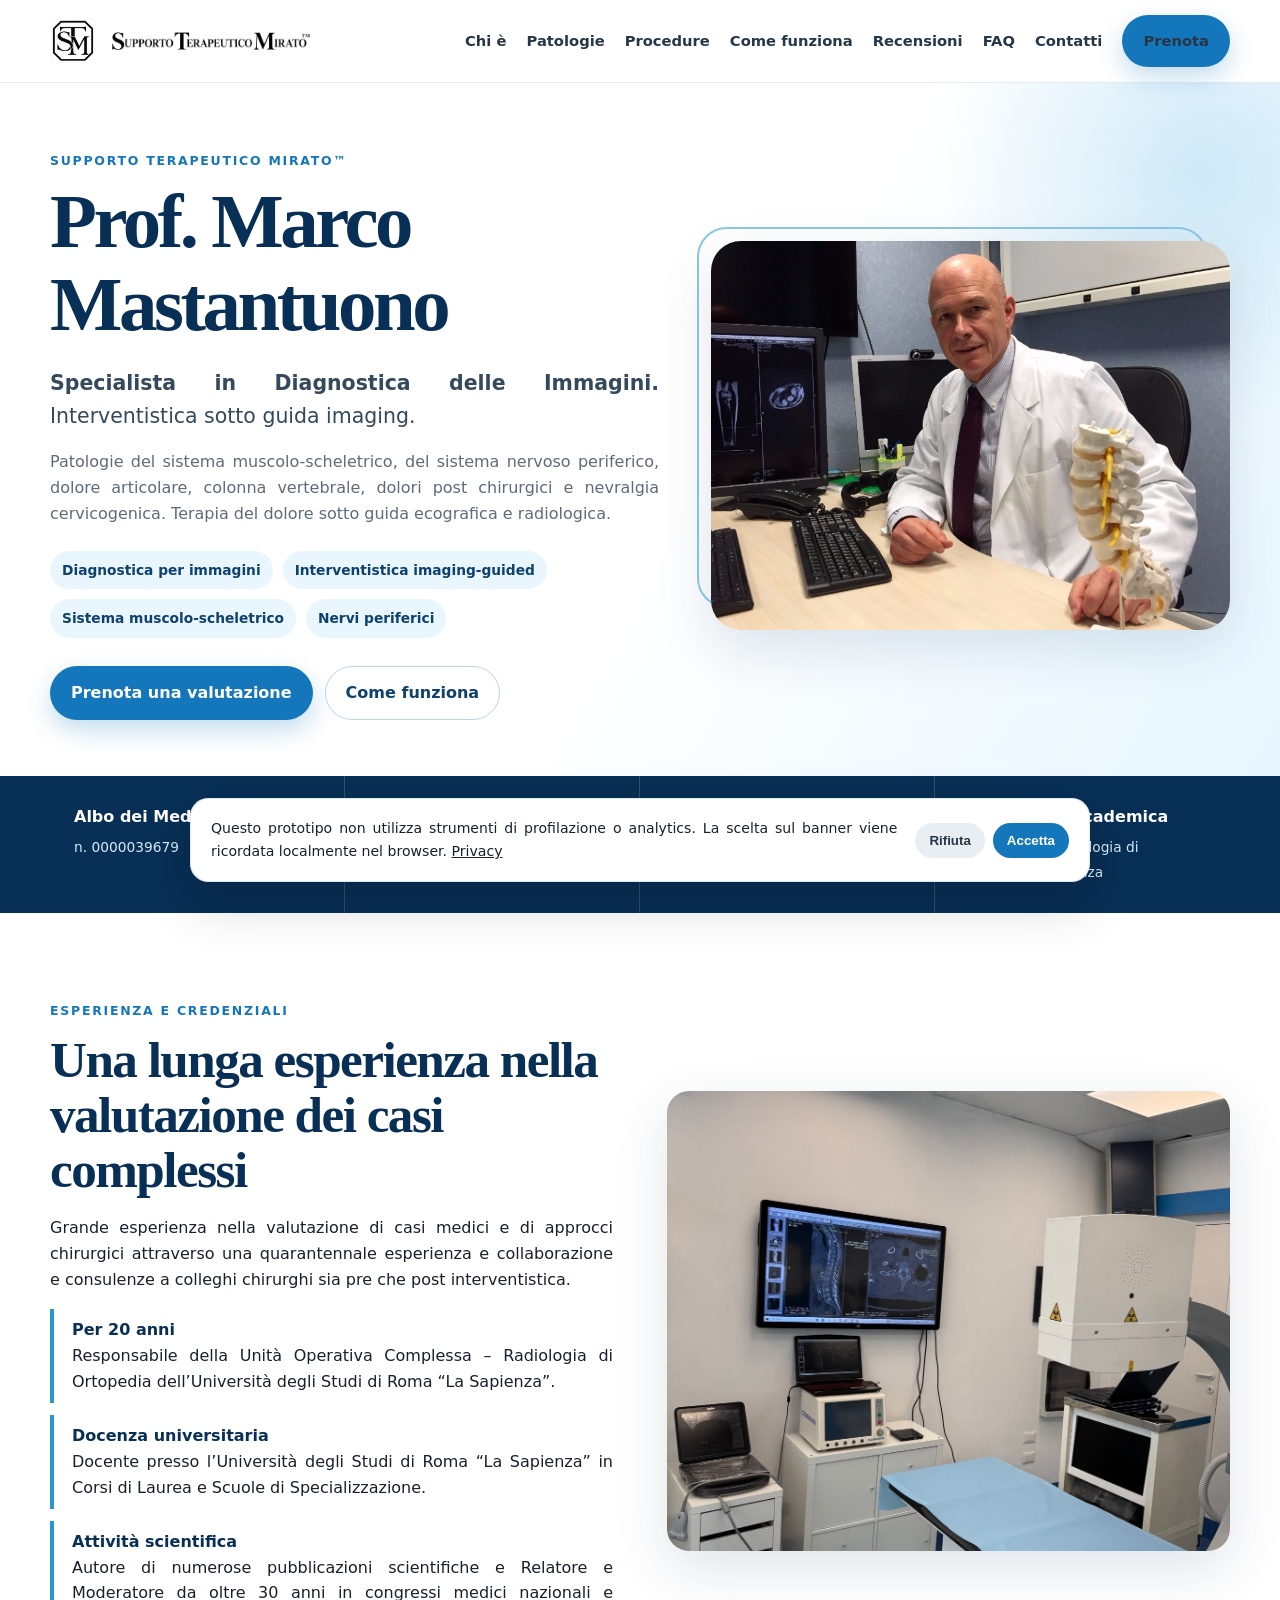
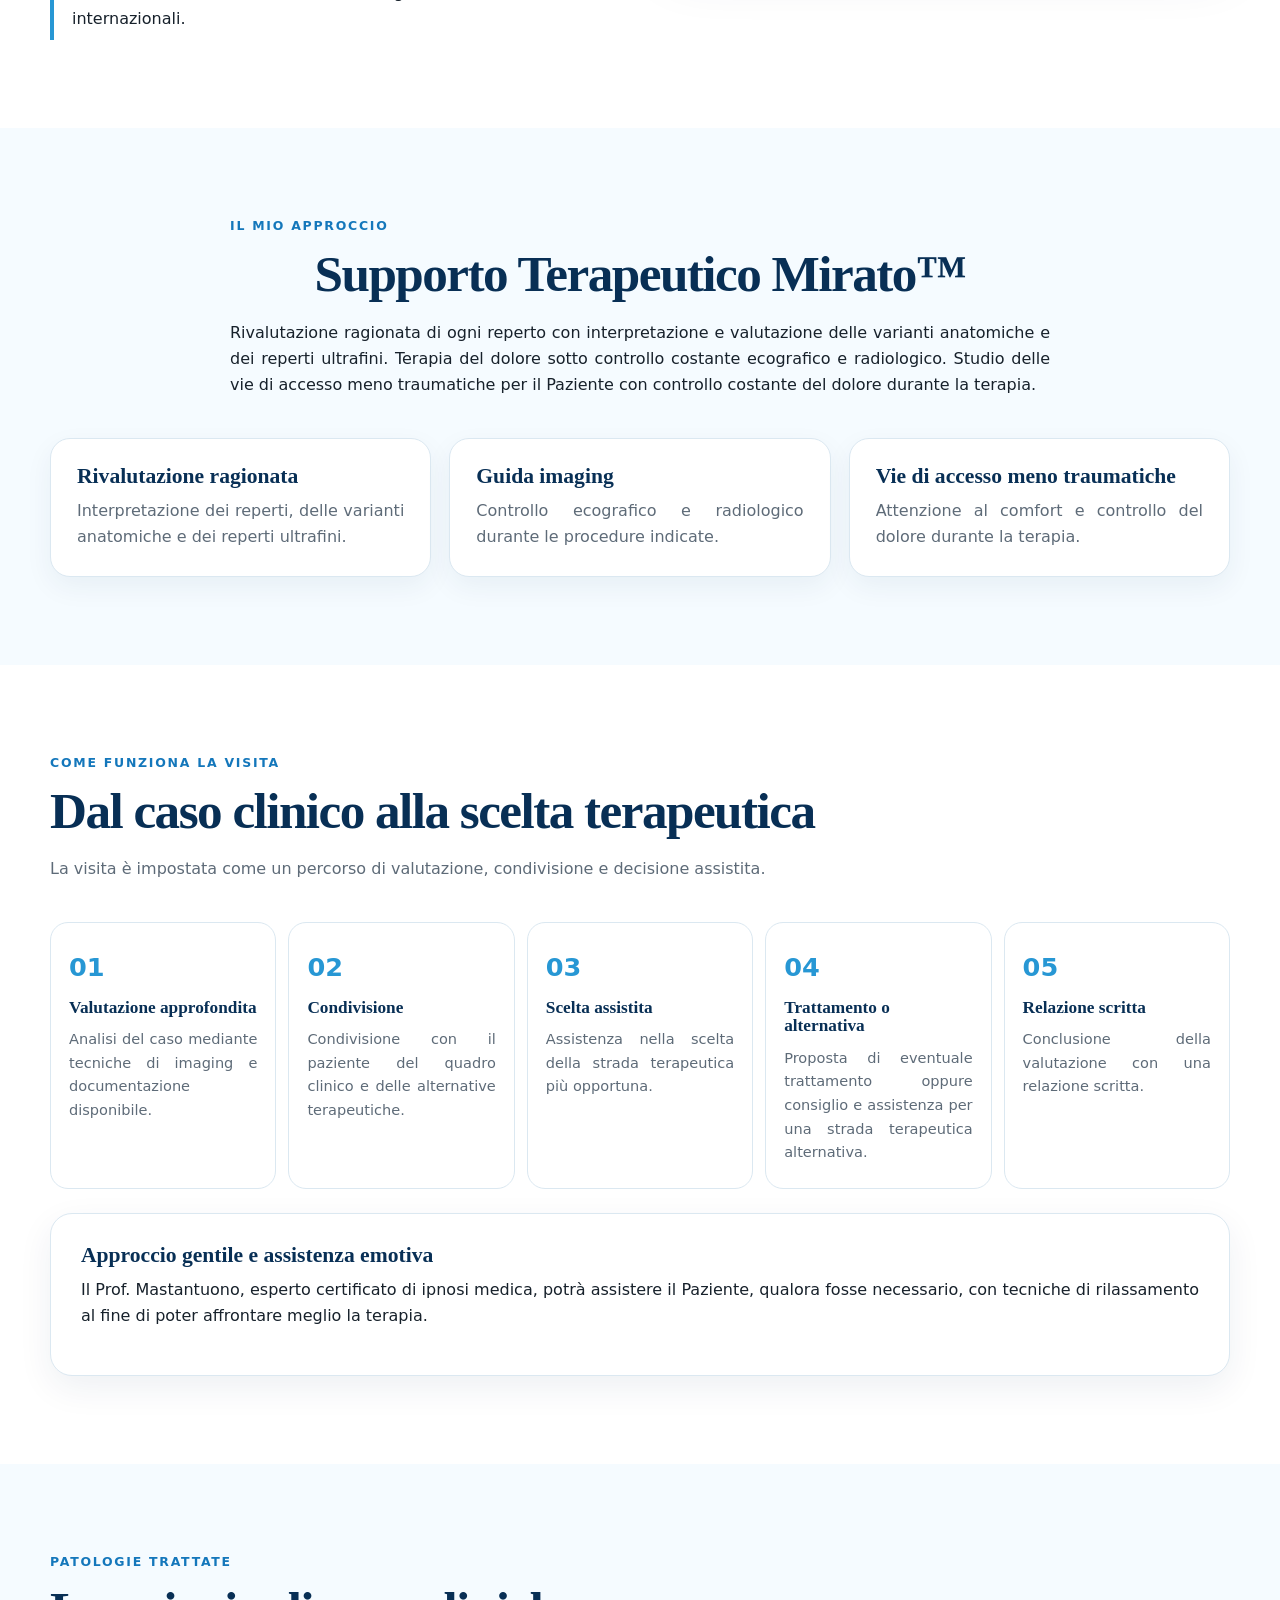
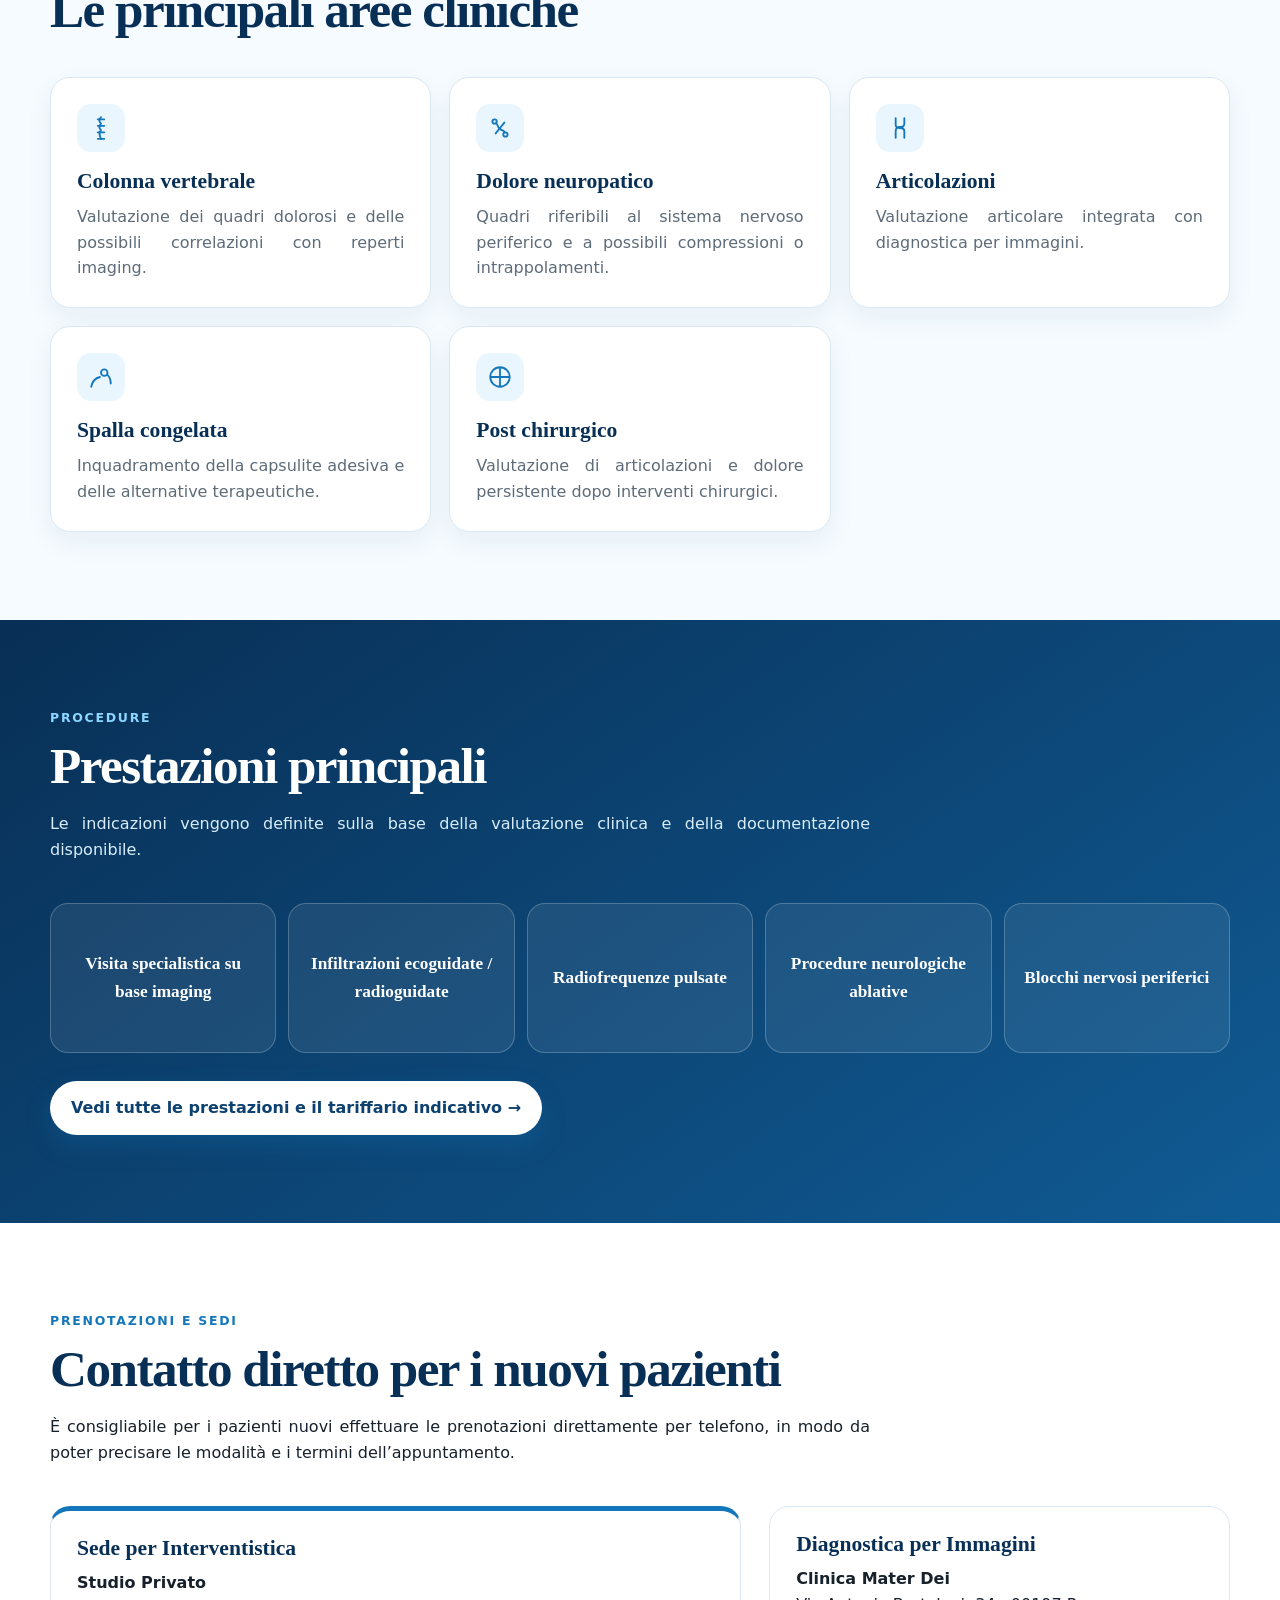
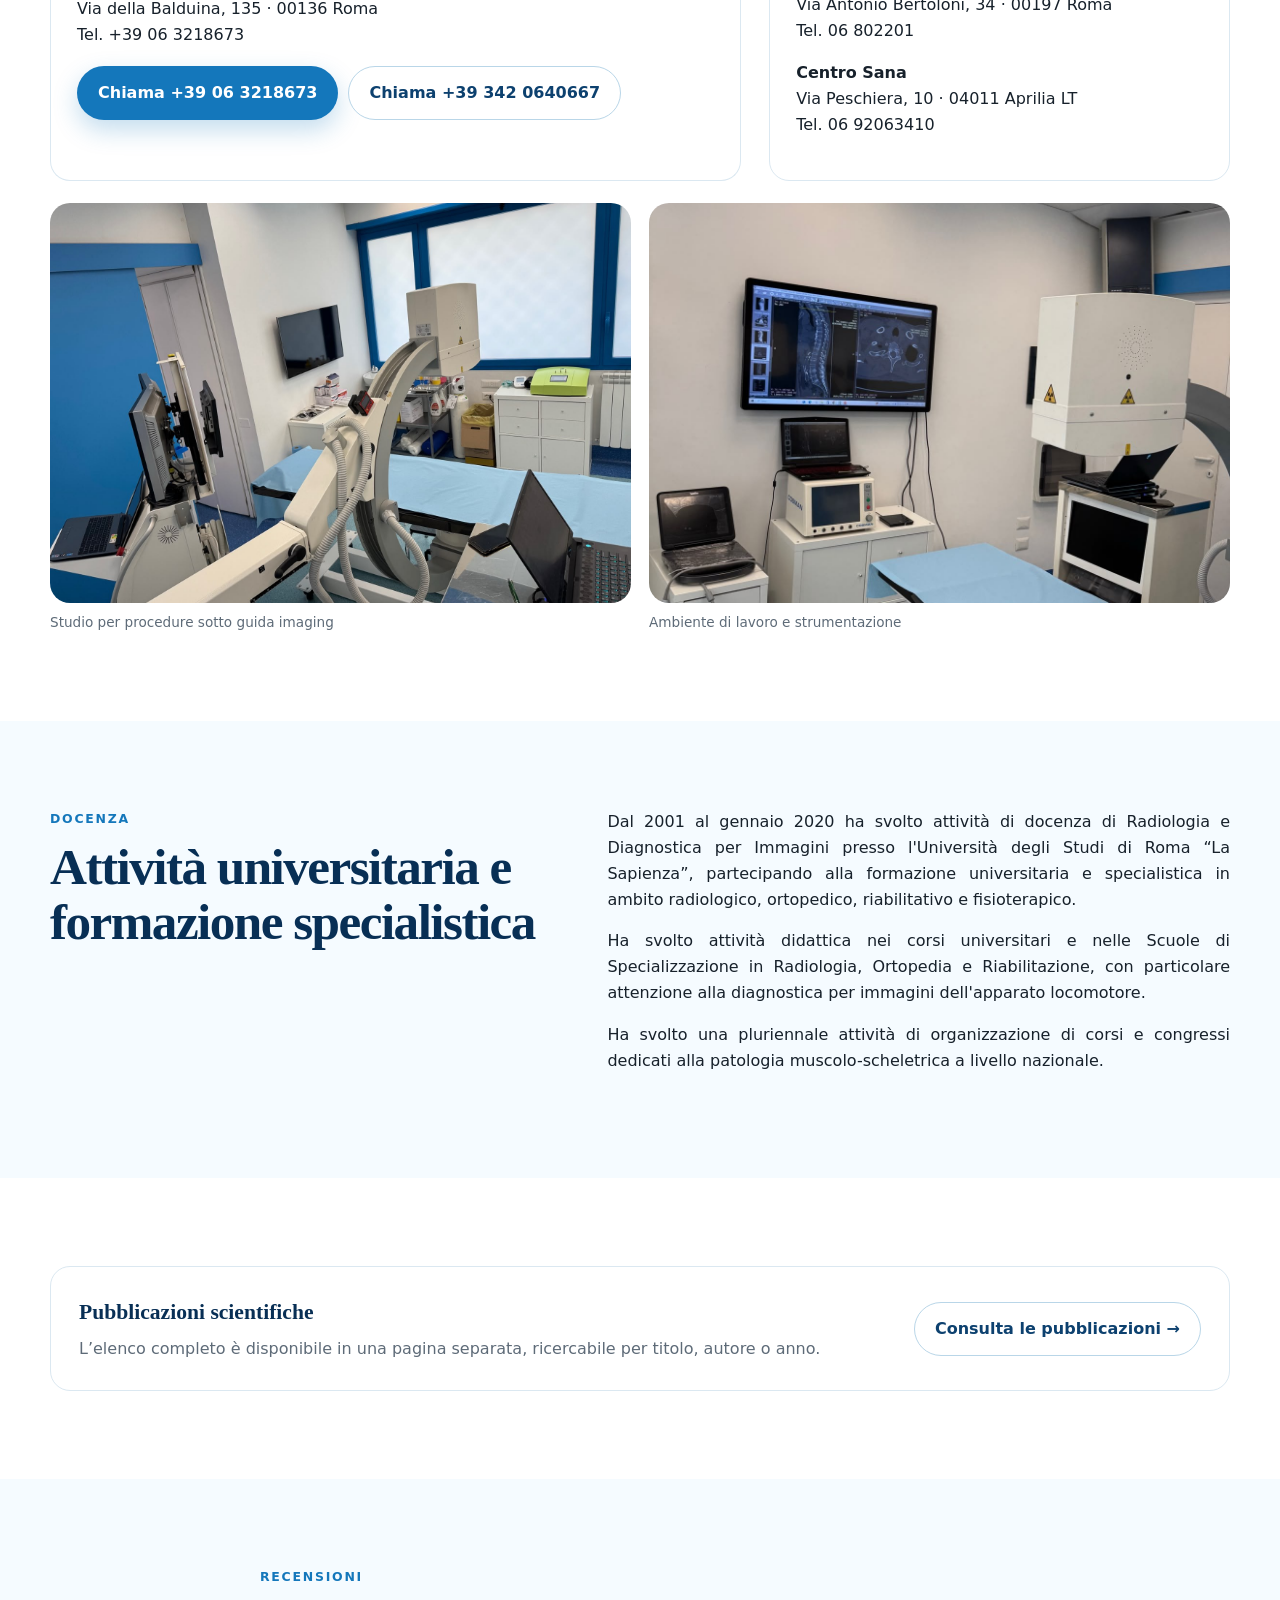
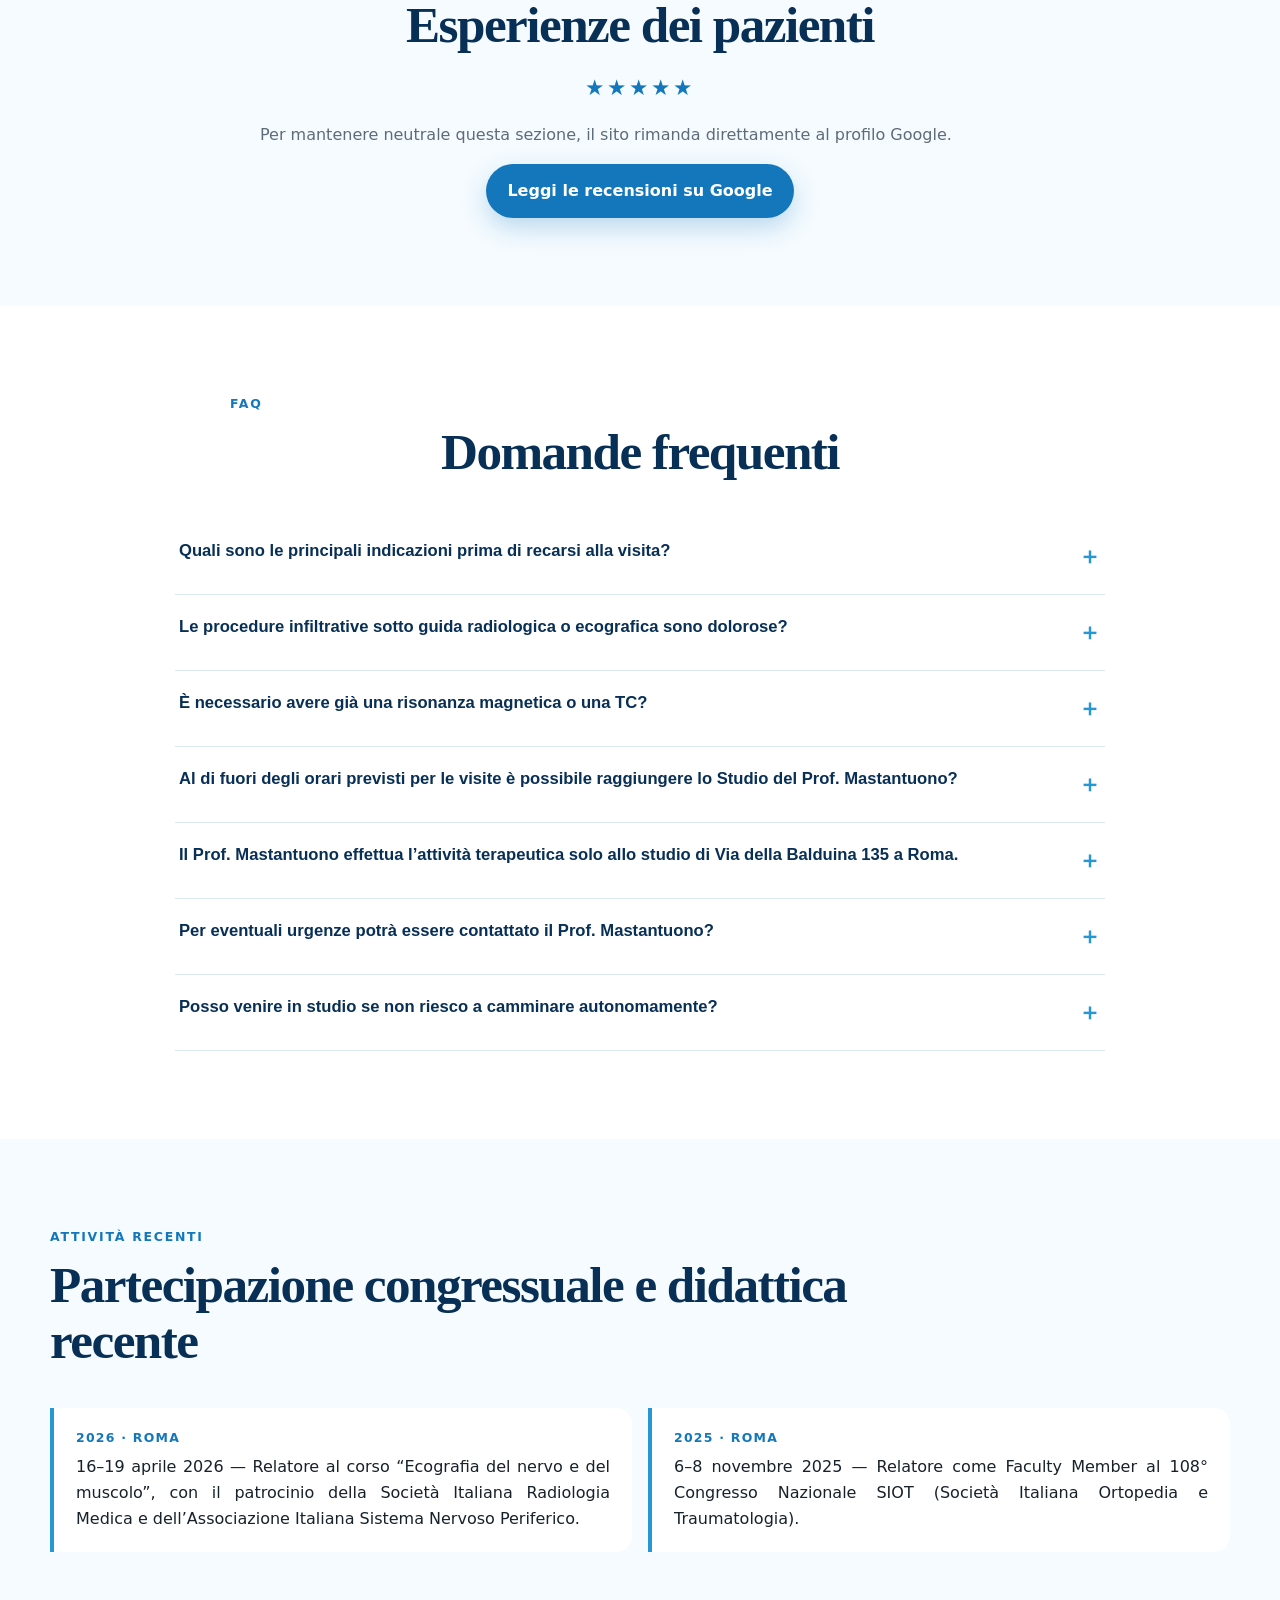
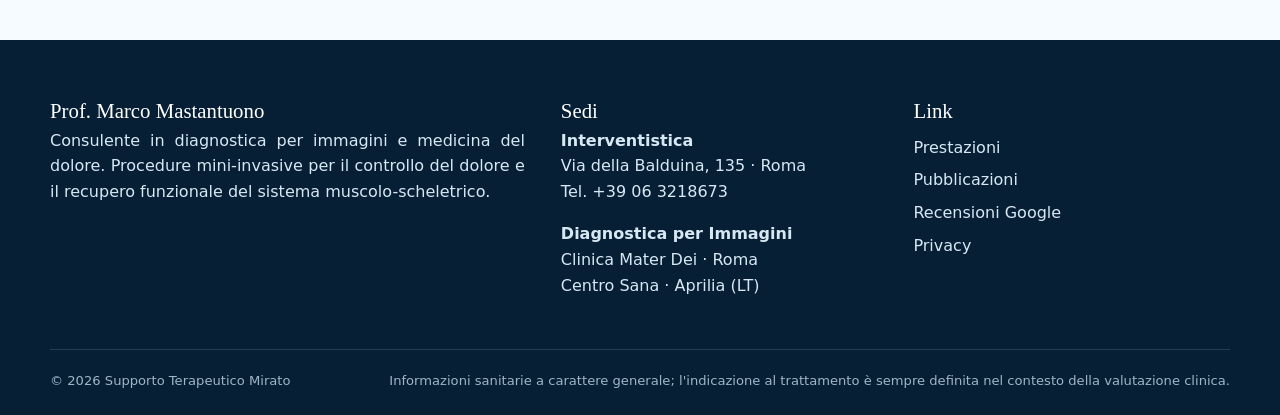
<file: index.html>
<!doctype html><html lang="it"><head><meta charset="utf-8"><meta name="viewport" content="width=device-width,initial-scale=1"><meta name="description" content="Supporto Terapeutico Mirato - Prof. Marco Mastantuono. Diagnostica per immagini e procedure mini-invasive sotto guida imaging."><title>Supporto Terapeutico Mirato | Prof. Marco Mastantuono</title><link rel="stylesheet" href="style.css"></head><body>
<header class="site-header"><div class="container navbar">
<a class="brand" href="index.html" aria-label="Supporto Terapeutico Mirato"><img class="mark" src="assets/logo/stm-mark.png" alt="STM"><img class="word" src="assets/logo/stm-wordmark.png" alt="Supporto Terapeutico Mirato"></a>
<button class="menu-toggle" aria-label="Apri menu">☰</button>
<nav class="navlinks" aria-label="Navigazione principale">
<a href="index.html#chi-e">Chi è</a><a href="index.html#patologie">Patologie</a><a href="index.html#procedure">Procedure</a><a href="index.html#come-funziona">Come funziona</a><a href="index.html#recensioni">Recensioni</a><a href="index.html#faq">FAQ</a><a href="index.html#contatti">Contatti</a><a class="btn btn-primary" href="index.html#prenotazioni">Prenota</a>
</nav></div></header>
<main>
<section class="hero" id="home"><div class="container hero-grid"><div class="hero-copy"><p class="eyebrow">Supporto Terapeutico Mirato™</p><h1>Prof. Marco Mastantuono</h1><p class="subtitle"><strong>Specialista in Diagnostica delle Immagini.</strong> Interventistica sotto guida imaging.</p><p class="muted">Patologie del sistema muscolo-scheletrico, del sistema nervoso periferico, dolore articolare, colonna vertebrale, dolori post chirurgici e nevralgia cervicogenica. Terapia del dolore sotto guida ecografica e radiologica.</p><div class="hero-meta"><span class="pill">Diagnostica per immagini</span><span class="pill">Interventistica imaging-guided</span><span class="pill">Sistema muscolo-scheletrico</span><span class="pill">Nervi periferici</span></div><div class="hero-actions"><a class="btn btn-primary" href="#prenotazioni">Prenota una valutazione</a><a class="btn btn-outline" href="#come-funziona">Come funziona</a></div></div><div class="hero-photo"><img src="assets/images/prof-mastantuono.png" alt="Prof. Marco Mastantuono nello studio di diagnostica per immagini"></div></div></section>
<section class="trustbar"><div class="container trustgrid"><div class="trustitem"><b>Albo dei Medici di Roma</b><span>n. 0000039679</span></div><div class="trustitem"><b>SIRM</b><span>Società Italiana Radiologia Medica</span></div><div class="trustitem"><b>ESSR</b><span>European Society of Musculoskeletal Radiology</span></div><div class="trustitem"><b>Esperienza accademica</b><span>20 anni UOC Radiologia di Ortopedia · Sapienza</span></div></div></section>
<section class="section" id="chi-e"><div class="container twocol"><div><p class="eyebrow">Esperienza e credenziali</p><h2>Una lunga esperienza nella valutazione dei casi complessi</h2><p>Grande esperienza nella valutazione di casi medici e di approcci chirurgici attraverso una quarantennale esperienza e collaborazione e consulenze a colleghi chirurghi sia pre che post interventistica.</p><div class="credentials"><div class="credential"><b>Per 20 anni</b>Responsabile della Unità Operativa Complessa – Radiologia di Ortopedia dell’Università degli Studi di Roma “La Sapienza”.</div><div class="credential"><b>Docenza universitaria</b>Docente presso l’Università degli Studi di Roma “La Sapienza” in Corsi di Laurea e Scuole di Specializzazione.</div><div class="credential"><b>Attività scientifica</b>Autore di numerose pubblicazioni scientifiche e Relatore e Moderatore da oltre 30 anni in congressi medici nazionali e internazionali.</div></div></div><div class="photo-card"><img src="assets/images/studio-balduina-1.jpg" alt="Studio per procedure sotto guida imaging"></div></div></section>
<section class="section soft" id="approccio"><div class="container"><div class="section-head center"><p class="eyebrow">Il mio approccio</p><h2>Supporto Terapeutico Mirato™</h2><p>Rivalutazione ragionata di ogni reperto con interpretazione e valutazione delle varianti anatomiche e dei reperti ultrafini. Terapia del dolore sotto controllo costante ecografico e radiologico. Studio delle vie di accesso meno traumatiche per il Paziente con controllo costante del dolore durante la terapia.</p></div><div class="cards"><div class="card"><h3>Rivalutazione ragionata</h3><p>Interpretazione dei reperti, delle varianti anatomiche e dei reperti ultrafini.</p></div><div class="card"><h3>Guida imaging</h3><p>Controllo ecografico e radiologico durante le procedure indicate.</p></div><div class="card"><h3>Vie di accesso meno traumatiche</h3><p>Attenzione al comfort e controllo del dolore durante la terapia.</p></div></div></div></section>
<section class="section" id="come-funziona"><div class="container"><div class="section-head"><p class="eyebrow">Come funziona la visita</p><h2>Dal caso clinico alla scelta terapeutica</h2><p class="muted">La visita è impostata come un percorso di valutazione, condivisione e decisione assistita.</p></div><div class="steps"><div class="step"><span class="n">01</span><h3>Valutazione approfondita</h3><p>Analisi del caso mediante tecniche di imaging e documentazione disponibile.</p></div><div class="step"><span class="n">02</span><h3>Condivisione</h3><p>Condivisione con il paziente del quadro clinico e delle alternative terapeutiche.</p></div><div class="step"><span class="n">03</span><h3>Scelta assistita</h3><p>Assistenza nella scelta della strada terapeutica più opportuna.</p></div><div class="step"><span class="n">04</span><h3>Trattamento o alternativa</h3><p>Proposta di eventuale trattamento oppure consiglio e assistenza per una strada terapeutica alternativa.</p></div><div class="step"><span class="n">05</span><h3>Relazione scritta</h3><p>Conclusione della valutazione con una relazione scritta.</p></div></div><div class="quote-card" style="margin-top:24px"><h3>Approccio gentile e assistenza emotiva</h3><p>Il Prof. Mastantuono, esperto certificato di ipnosi medica, potrà assistere il Paziente, qualora fosse necessario, con tecniche di rilassamento al fine di poter affrontare meglio la terapia.</p></div></div></section>
<section class="section soft" id="patologie"><div class="container"><div class="section-head"><p class="eyebrow">Patologie trattate</p><h2>Le principali aree cliniche</h2></div><div class="cards"><div class="card"><div class="icon"><svg viewBox="0 0 24 24" aria-hidden="true"><path d="M12 2c-2 2-2 4 0 6-2 2-2 4 0 6-2 2-2 4 0 8"/><path d="M9 4h6M9 10h6M9 16h6M9 22h6"/></svg></div><h3>Colonna vertebrale</h3><p>Valutazione dei quadri dolorosi e delle possibili correlazioni con reperti imaging.</p></div><div class="card"><div class="icon"><svg viewBox="0 0 24 24" aria-hidden="true"><circle cx="7" cy="6" r="2"/><circle cx="17" cy="18" r="2"/><path d="M8.5 7.5c2 1.8 1 3.5 3 5.2s3.8.8 5 3.3M12 12l4-5M12 12l-4 5"/></svg></div><h3>Dolore neuropatico</h3><p>Quadri riferibili al sistema nervoso periferico e a possibili compressioni o intrappolamenti.</p></div><div class="card"><div class="icon"><svg viewBox="0 0 24 24" aria-hidden="true"><path d="M8 3v6c0 2 1 3 4 3s4 1 4 3v6M16 3v5c0 2-1 3-4 3S8 12 8 15v6"/></svg></div><h3>Articolazioni</h3><p>Valutazione articolare integrata con diagnostica per immagini.</p></div><div class="card"><div class="icon"><svg viewBox="0 0 24 24" aria-hidden="true"><circle cx="15" cy="8" r="3"/><path d="M3 21c1-5 4-8 8-9M18 10c2 2 3 5 3 8"/></svg></div><h3>Spalla congelata</h3><p>Inquadramento della capsulite adesiva e delle alternative terapeutiche.</p></div><div class="card"><div class="icon"><svg viewBox="0 0 24 24" aria-hidden="true"><path d="M4 12h16M12 4v16"/><circle cx="12" cy="12" r="9"/></svg></div><h3>Post chirurgico</h3><p>Valutazione di articolazioni e dolore persistente dopo interventi chirurgici.</p></div></div></div></section>
<section class="section blue" id="procedure"><div class="container"><div class="section-head"><p class="eyebrow">Procedure</p><h2>Prestazioni principali</h2><p class="muted">Le indicazioni vengono definite sulla base della valutazione clinica e della documentazione disponibile.</p></div><div class="procedure-grid"><div class="procedure"><strong>Visita specialistica su base imaging</strong></div><div class="procedure"><strong>Infiltrazioni ecoguidate / radioguidate</strong></div><div class="procedure"><strong>Radiofrequenze pulsate</strong></div><div class="procedure"><strong>Procedure neurologiche ablative</strong></div><div class="procedure"><strong>Blocchi nervosi periferici</strong></div></div><div style="margin-top:28px"><a class="btn btn-primary" style="background:white;color:#0d416f" href="prestazioni.html">Vedi tutte le prestazioni e il tariffario indicativo →</a></div></div></section>
<section class="section" id="prenotazioni"><div class="container"><div class="section-head"><p class="eyebrow">Prenotazioni e sedi</p><h2>Contatto diretto per i nuovi pazienti</h2><p>È consigliabile per i pazienti nuovi effettuare le prenotazioni direttamente per telefono, in modo da poter precisare le modalità e i termini dell’appuntamento.</p></div><div class="locations"><div class="location-card primary"><h3>Sede per Interventistica</h3><p><strong>Studio Privato</strong><br>Via della Balduina, 135 · 00136 Roma<br>Tel. +39 06 3218673</p><div class="contact-actions"><a class="btn btn-primary" href="tel:+39063218673">Chiama +39 06 3218673</a><a class="btn btn-outline" href="tel:+393420640667">Chiama +39 342 0640667</a></div></div><div class="location-card"><h3>Diagnostica per Immagini</h3><p><strong>Clinica Mater Dei</strong><br>Via Antonio Bertoloni, 34 · 00197 Roma<br>Tel. 06 802201</p><p><strong>Centro Sana</strong><br>Via Peschiera, 10 · 04011 Aprilia LT<br>Tel. 06 92063410</p></div></div><div class="gallery" style="margin-top:22px"><div><img src="assets/images/studio-balduina-2.jpg" alt="Studio privato Via della Balduina"><div class="caption">Studio per procedure sotto guida imaging</div></div><div><img src="assets/images/studio-balduina-1.jpg" alt="Sala per procedure"><div class="caption">Ambiente di lavoro e strumentazione</div></div></div></div></section>
<section class="section soft" id="docenza"><div class="container profile-grid"><div><p class="eyebrow">Docenza</p><h2>Attività universitaria e formazione specialistica</h2></div><div><p>Dal 2001 al gennaio 2020 ha svolto attività di docenza di Radiologia e Diagnostica per Immagini presso l'Università degli Studi di Roma “La Sapienza”, partecipando alla formazione universitaria e specialistica in ambito radiologico, ortopedico, riabilitativo e fisioterapico.</p><p>Ha svolto attività didattica nei corsi universitari e nelle Scuole di Specializzazione in Radiologia, Ortopedia e Riabilitazione, con particolare attenzione alla diagnostica per immagini dell'apparato locomotore.</p><p>Ha svolto una pluriennale attività di organizzazione di corsi e congressi dedicati alla patologia muscolo-scheletrica a livello nazionale.</p></div></div></section>
<section class="section"><div class="container"><div class="link-panel"><div><strong>Pubblicazioni scientifiche</strong><p>L’elenco completo è disponibile in una pagina separata, ricercabile per titolo, autore o anno.</p></div><a class="btn btn-outline" href="pubblicazioni.html">Consulta le pubblicazioni →</a></div></div></section>
<section class="section soft" id="recensioni"><div class="container review-box"><p class="eyebrow">Recensioni</p><h2>Esperienze dei pazienti</h2><div class="review-stars">★★★★★</div><p class="muted">Per mantenere neutrale questa sezione, il sito rimanda direttamente al profilo Google.</p><a class="btn btn-primary" href="https://share.google/Q2crr9sYWfCQBBQxY" target="_blank" rel="noopener">Leggi le recensioni su Google</a></div></section>
<section class="section" id="faq"><div class="container"><div class="section-head center"><p class="eyebrow">FAQ</p><h2>Domande frequenti</h2></div><div class="faq"><div class="faq-item"><button class="faq-q"><span>Quali sono le principali indicazioni prima di recarsi alla visita?</span><span>＋</span></button><div class="faq-a"><p>Tutte le volte che ci si reca dallo specialista si devono portare tutte le documentazioni sanitarie inerenti al caso da presentare. Da non dimenticare, sono le immagini associate agli esami pregressi già eseguiti.  Raccomandiamo di non utilizzare alcuna crema, di alcun tipo, medicinale o di altro genere, nella regione di interesse nei due giorni precedenti la visita.  L’eventuale modifica dell’assunzione degli antidolorifici prima della visita deve essere concordata con il medico o con lo Studio. Necessario preparare una nota con le medicine assunte dal Paziente e le eventuali allergie ai farmaci o patologie conosciute recenti o in atto.</p></div></div><div class="faq-item"><button class="faq-q"><span>Le procedure infiltrative sotto guida radiologica o ecografica  sono dolorose?</span><span>＋</span></button><div class="faq-a"><p>Generalmente sono ben tollerate. Viene invariabilmente praticata un’anestesia cutanea e vengono utilizzati strumenti specifici al fine di ridurre il disagio al minimo. Il fastidio percepito dipende dalla sensibilità individuale del paziente.</p></div></div><div class="faq-item"><button class="faq-q"><span>È necessario avere già una risonanza magnetica o una TC?</span><span>＋</span></button><div class="faq-a"><p>Per alcune terapie ed alcune procedure infiltrative è indispensabile; per altre solamente consigliabile.  Si consiglia di contattare telefonicamente lo Studio  per  ottenere informazioni e delucidazioni.</p></div></div><div class="faq-item"><button class="faq-q"><span>Al di fuori degli orari previsti per le visite è possibile raggiungere lo Studio del Prof. Mastantuono?</span><span>＋</span></button><div class="faq-a"><p>Lo studio può essere contattato telefonicamente tutti i giorni dal lunedì al venerdì dalle ore 9 alle ore 19 al numero +39  06 3218673 o al numero cellulare +39 342 0640667 per informazioni o prenotazioni. Qualora non risponda, perché il personale non è disponibile, il Paziente verrà contattato in breve tempo al numero da cui ha chiamato.</p></div></div><div class="faq-item"><button class="faq-q"><span>Il Prof. Mastantuono effettua l’attività terapeutica solo allo studio di Via della Balduina 135 a Roma.</span><span>＋</span></button><div class="faq-a"><p>Nella generalità dei casi solo a Roma in via della Balduina, 135.</p></div></div><div class="faq-item"><button class="faq-q"><span>Per eventuali urgenze potrà essere contattato il Prof. Mastantuono?</span><span>＋</span></button><div class="faq-a"><p>Si consiglia di provare a telefonare allo Studio al n. +39 342 0640667 anche se lo studio non effettua prestazioni di urgenza. Si raccomanda, qualora vi siano problemi medici urgenti di non tardare a contattare il proprio medico curante o i servizi di pronto soccorso al numero telefonico europeo gratuito 112 che è attivo 24 ore su 24.</p></div></div><div class="faq-item"><button class="faq-q"><span>Posso venire in studio se non riesco a camminare autonomamente?</span><span>＋</span></button><div class="faq-a"><p>L&#x27;autorizzazione dello studio non consente di accogliere persone che non possono camminare in autonomia, per esempio chi si sposta in carrozzina o in barella. Lo studio non ha i requisiti strutturali richiesti per garantire in sicurezza l&#x27;accesso e le procedure in questi casi.</p></div></div></div></div></section>
<section class="section soft" id="attivita-recenti"><div class="container"><div class="section-head"><p class="eyebrow">Attività recenti</p><h2>Partecipazione congressuale e didattica recente</h2></div><div class="recent"><div class="event"><div class="year">2026 · ROMA</div><p>16–19 aprile 2026 — Relatore al corso “Ecografia del nervo e del muscolo”, con il patrocinio della Società Italiana Radiologia Medica e dell’Associazione Italiana Sistema Nervoso Periferico.</p></div><div class="event"><div class="year">2025 · ROMA</div><p>6–8 novembre 2025 — Relatore come Faculty Member al 108° Congresso Nazionale SIOT (Società Italiana Ortopedia e Traumatologia).</p></div></div></div></section>
</main><footer class="site-footer" id="contatti"><div class="container"><div class="footer-grid">
<div><div class="footer-title">Prof. Marco Mastantuono</div><p>Consulente in diagnostica per immagini e medicina del dolore. Procedure mini-invasive per il controllo del dolore e il recupero funzionale del sistema muscolo-scheletrico.</p></div>
<div><div class="footer-title">Sedi</div><p><b>Interventistica</b><br>Via della Balduina, 135 · Roma<br>Tel. +39 06 3218673</p><p><b>Diagnostica per Immagini</b><br>Clinica Mater Dei · Roma<br>Centro Sana · Aprilia (LT)</p></div>
<div class="footer-links"><div class="footer-title">Link</div><a href="prestazioni.html">Prestazioni</a><a href="pubblicazioni.html">Pubblicazioni</a><a href="https://share.google/Q2crr9sYWfCQBBQxY" target="_blank" rel="noopener">Recensioni Google</a><a href="privacy.html">Privacy</a></div>
</div><div class="footer-small"><span>© 2026 Supporto Terapeutico Mirato</span><span>Informazioni sanitarie a carattere generale; l'indicazione al trattamento è sempre definita nel contesto della valutazione clinica.</span></div></div></footer>
<div class="cookie" role="dialog" aria-label="Preferenze privacy"><p>Questo prototipo non utilizza strumenti di profilazione o analytics. La scelta sul banner viene ricordata localmente nel browser. <a href="privacy.html">Privacy</a></p><div class="cookie-actions"><button class="reject" data-consent="rejected">Rifiuta</button><button class="accept" data-consent="accepted">Accetta</button></div></div>
<script src="script.js"></script></body></html>
</file>
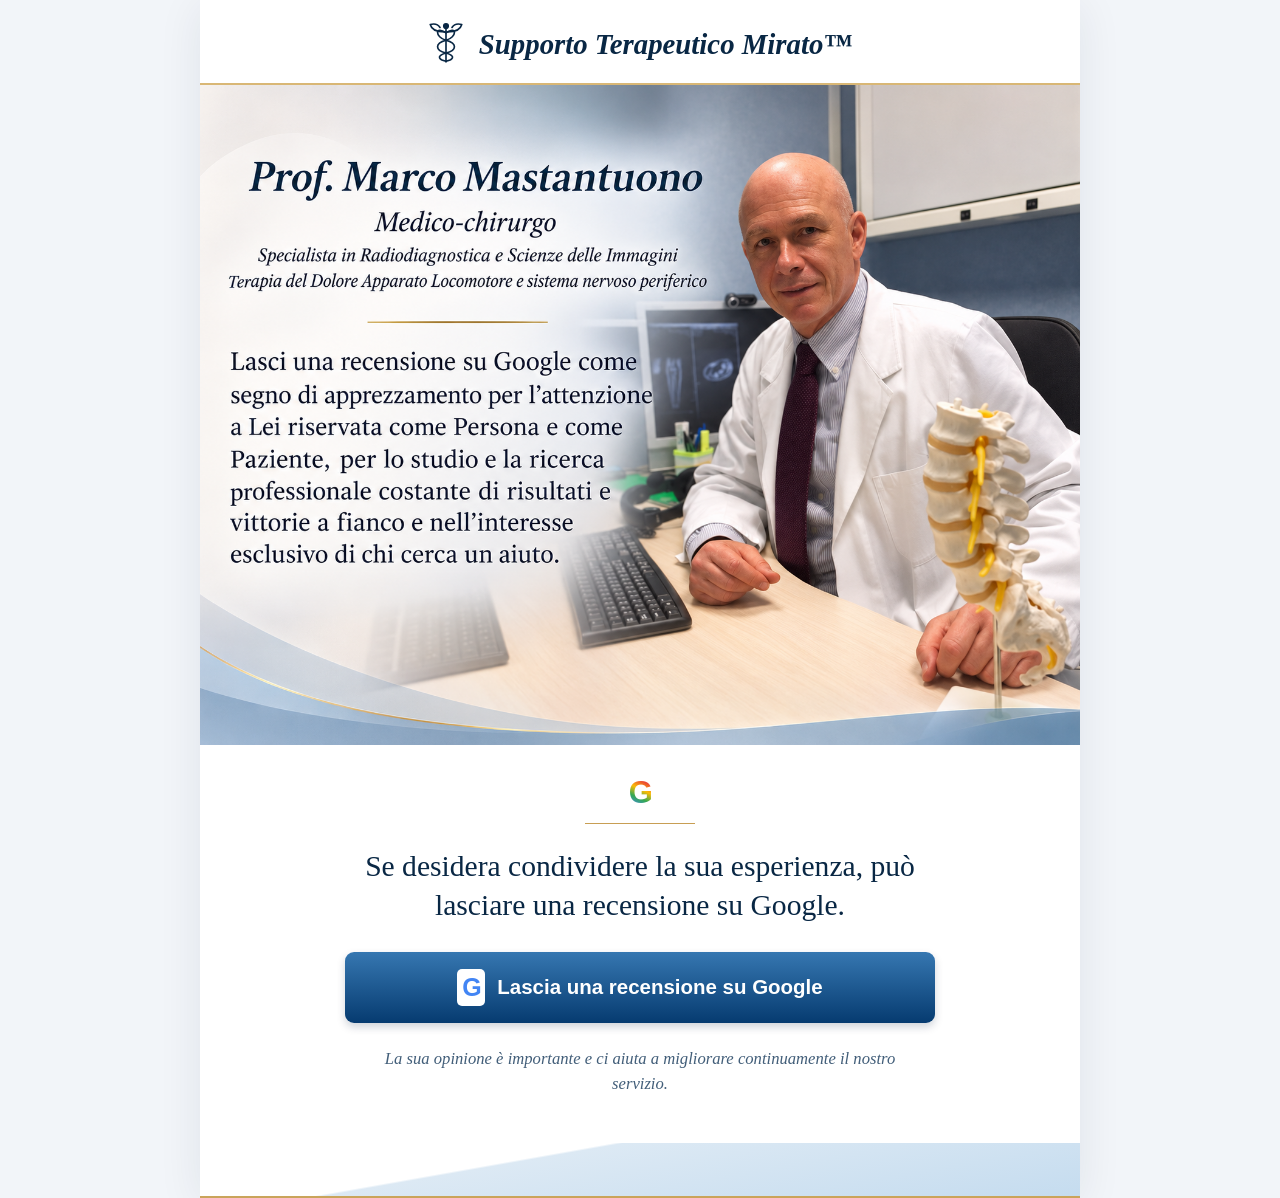
<file: recensione/index.html>
<!doctype html>
<html lang="it">
<head>
  <meta charset="utf-8">
  <meta name="viewport" content="width=device-width, initial-scale=1">
  <meta name="theme-color" content="#f7f9fc">
  <title>Lascia una recensione su Google | Prof. Marco Mastantuono</title>
  <meta name="description" content="Se desidera condividere la sua esperienza con lo Studio del Prof. Marco Mastantuono, può lasciare una recensione su Google.">
  <link rel="canonical" href="https://supportoterapeuticomirato.it/recensione/">
  <!-- Anteprima per WhatsApp e social: deve essere pubblica su HTTPS. -->
  <meta property="og:type" content="website">
  <meta property="og:locale" content="it_IT">
  <meta property="og:site_name" content="Supporto Terapeutico Mirato">
  <meta property="og:title" content="Prof. Marco Mastantuono — Lasci una recensione su Google">
  <meta property="og:description" content="Se desidera condividere la sua esperienza, può lasciare una recensione su Google.">
  <meta property="og:url" content="https://supportoterapeuticomirato.it/recensione/">
  <meta property="og:image" content="https://supportoterapeuticomirato.it/recensione/recensione-prof-mastantuono.png">
  <meta property="og:image:secure_url" content="https://supportoterapeuticomirato.it/recensione/recensione-prof-mastantuono.png">
  <meta property="og:image:type" content="image/png">
  <meta property="og:image:width" content="1448">
  <meta property="og:image:height" content="1086">
  <meta property="og:image:alt" content="Prof. Marco Mastantuono nel suo studio con invito a lasciare una recensione su Google">
  <meta name="twitter:card" content="summary_large_image">
  <meta name="twitter:title" content="Prof. Marco Mastantuono — Recensioni Google">
  <meta name="twitter:description" content="Se desidera condividere la sua esperienza, può lasciare una recensione su Google.">
  <meta name="twitter:image" content="https://supportoterapeuticomirato.it/recensione/recensione-prof-mastantuono.png">
  <style>
    :root { color-scheme: light; --navy: #092744; --blue: #174d81; --gold: #c89e53; }
    * { box-sizing: border-box; }
    body { margin:0; background: #f2f5f9; color:var(--navy); font-family: Georgia, 'Times New Roman', serif; }
    .page { max-width:880px; margin: 0 auto; min-height:100vh; background:#fff; box-shadow:0 6px 42px #10263c15; }
    header { display:flex; gap:15px; align-items:center; justify-content:center; padding:22px 18px 17px; background:#fff; border-bottom: 2px solid #d9b775; }
    .logo { width:36px; height:44px; flex:0 0 36px; }
    .brand { font-size: clamp(1.15rem,3.6vw,1.8rem); font-style:italic; font-weight:bold; line-height:1.2; }
    .hero { display:block; width:100%; height:auto; }
    .content { text-align:center; padding: 30px clamp(20px,6vw,55px) 46px; }
    .google { font-family:Arial,sans-serif; font-weight:700; font-size:31px; display:inline-block; margin:0 auto 12px; letter-spacing:-.06em; background: linear-gradient(25deg,#4285f4 14%, #34a853 38%, #fbbc05 59%, #ea4335 79%); -webkit-background-clip:text; background-clip:text; color:transparent; }
    .rule { width:110px; height:1px; margin:0 auto 23px; background:var(--gold); }
    .intro { font-size:clamp(1.28rem,3vw,1.85rem); line-height:1.33; max-width:620px; margin:0 auto 26px; }
    .cta { display:flex; justify-content:center; align-items:center; gap:12px; width:100%; max-width:590px; margin:0 auto; padding:17px 20px; border-radius:9px; background:linear-gradient(#3677b1,#063b70); box-shadow:0 4px 9px #001c3930; color:#fff; font:700 clamp(1rem,2.7vw,1.28rem)/1.3 Arial,Helvetica,sans-serif; text-align:center; text-decoration:none; }
    .cta:hover, .cta:focus-visible { background:linear-gradient(#256ba5,#032d57); }
    .cta:focus-visible { outline:3px solid var(--gold); outline-offset:4px; }
    .cta .google { margin:0; font-size:25px; border-radius:5px; padding:2px 5px 3px; background:white; color:#4285f4; }
    .note { color:#425e79; font-style:italic; font-size:clamp(.9rem,2.2vw,1.04rem); line-height:1.5; margin:24px auto 0; max-width:540px; }
    footer { height:55px; background:linear-gradient(170deg,#fff 35%,#dce9f4 36%,#c5dcef 100%); border-bottom:2px solid #caa45a; }
    @media (max-width:600px) { header { padding:16px 9px 13px; gap:8px; } .logo { width:27px; height:34px; flex-basis:27px; } .content { padding-top:25px; } }
  </style>
</head>
<body>
  <main class="page">
    <header>
      <!-- Caduceo alato decorativo, come nel prototipo; non sostituisce il logo ufficiale. -->
      <svg class="logo" viewBox="0 0 48 58" xmlns="http://www.w3.org/2000/svg" role="img" aria-label="Caduceo alato decorativo">
        <g fill="none" stroke="#092744" stroke-width="2.2" stroke-linecap="round" stroke-linejoin="round">
          <path d="M24 5v48M16 7c-3-5-9-5-13-4 2 8 9 10 19 10M32 7c3-5 9-5 13-4-2 8-9 10-19 10"/>
          <path d="M24 14c-15-10-15 6 0 10 15 4 15 13 0 17-14 4-9 9 0 11"/>
          <path d="M24 14c15-10 15 6 0 10-15 4-15 13 0 17 14 4 9 9 0 11"/>
          <circle cx="24" cy="5" r="3" fill="#092744"/>
        </g>
      </svg>
      <div class="brand">Supporto Terapeutico Mirato™</div>
    </header>
    <img class="hero" src="recensione-prof-mastantuono.png" width="1448" height="1086" alt="Prof. Marco Mastantuono — invito a lasciare una recensione su Google">
    <section class="content" aria-labelledby="invito">
      <span class="google" aria-hidden="true">G</span>
      <div class="rule"></div>
      <p id="invito" class="intro">Se desidera condividere la sua esperienza, può lasciare una recensione su Google.</p>
      <a class="cta" href="https://g.page/r/CUoWsKvrbSLWEBM/review" rel="noopener noreferrer" aria-label="Apri Google per lasciare una recensione sul Prof. Marco Mastantuono">
        <span class="google" aria-hidden="true">G</span><span>Lascia una recensione su Google</span>
      </a>
      <p class="note">La sua opinione è importante e ci aiuta a migliorare continuamente il nostro servizio.</p>
    </section>
    <footer aria-hidden="true"></footer>
  </main>
</body>
</html>
</file>
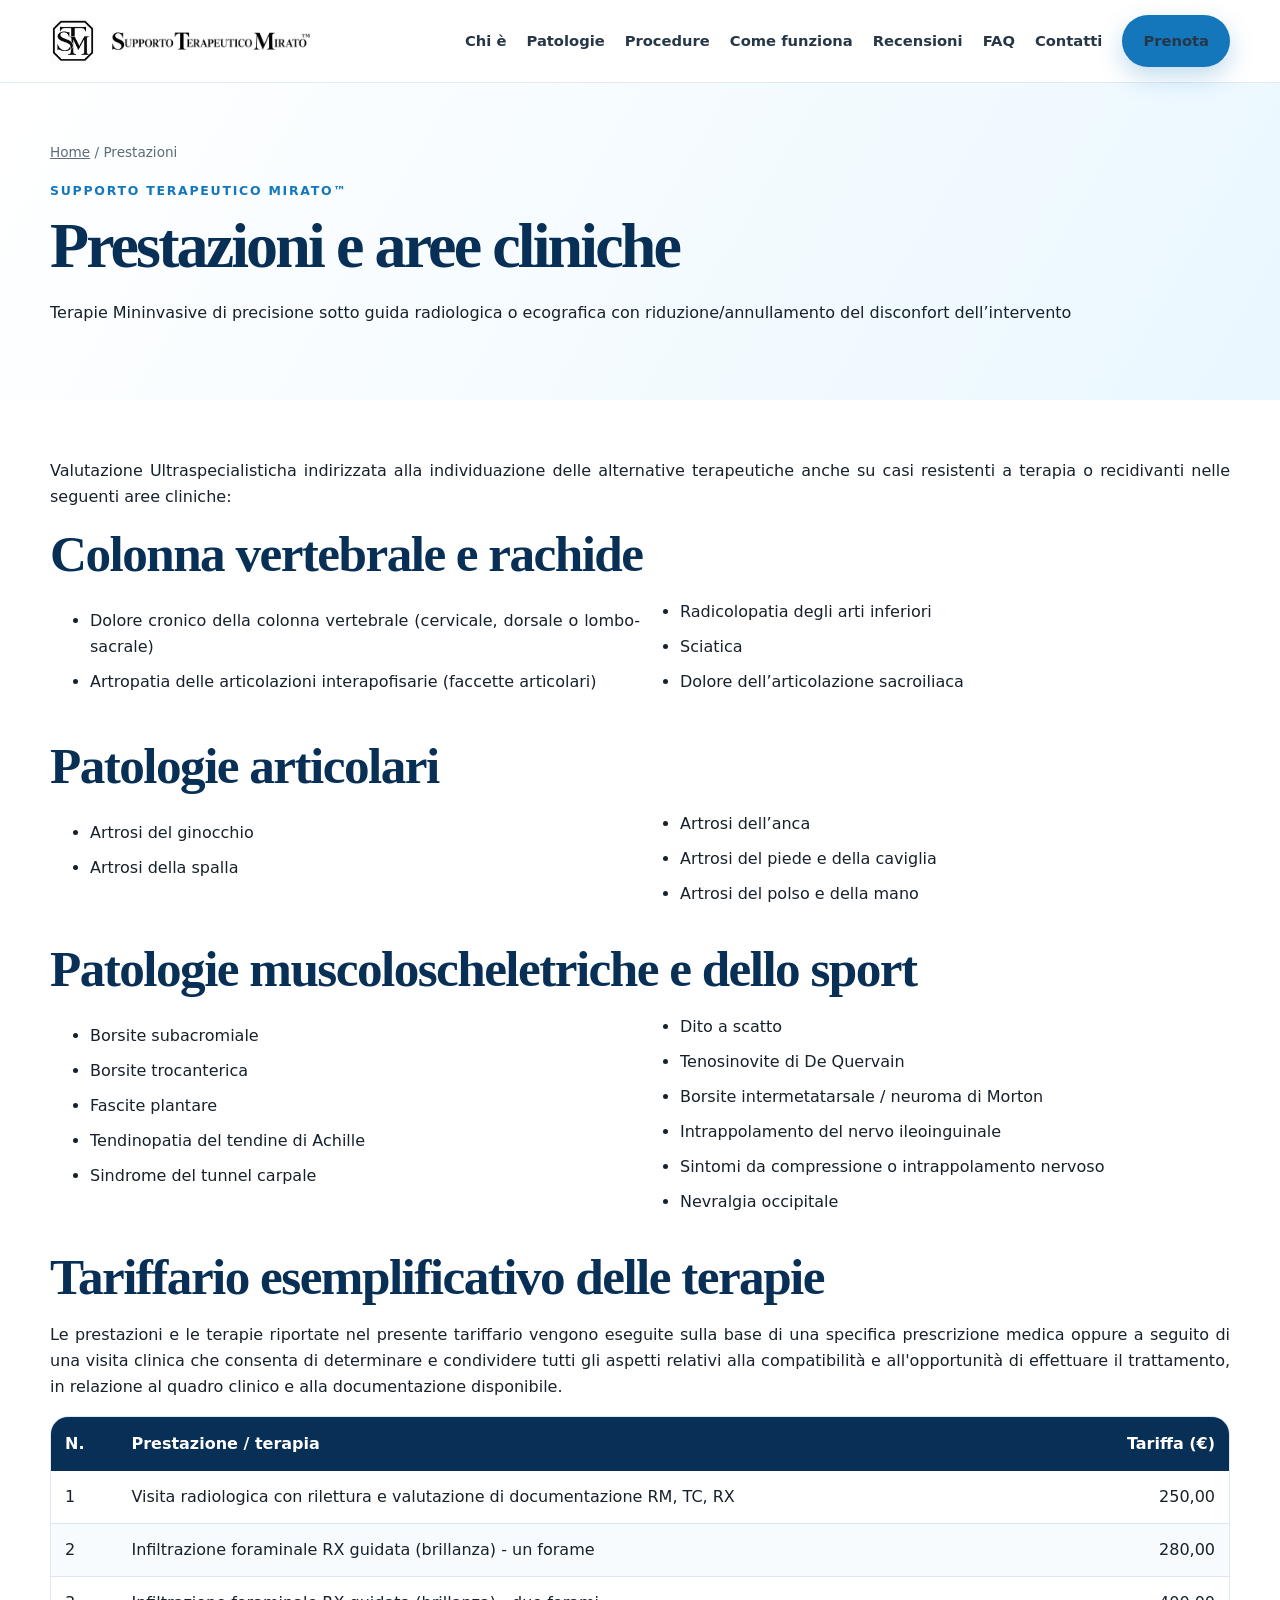
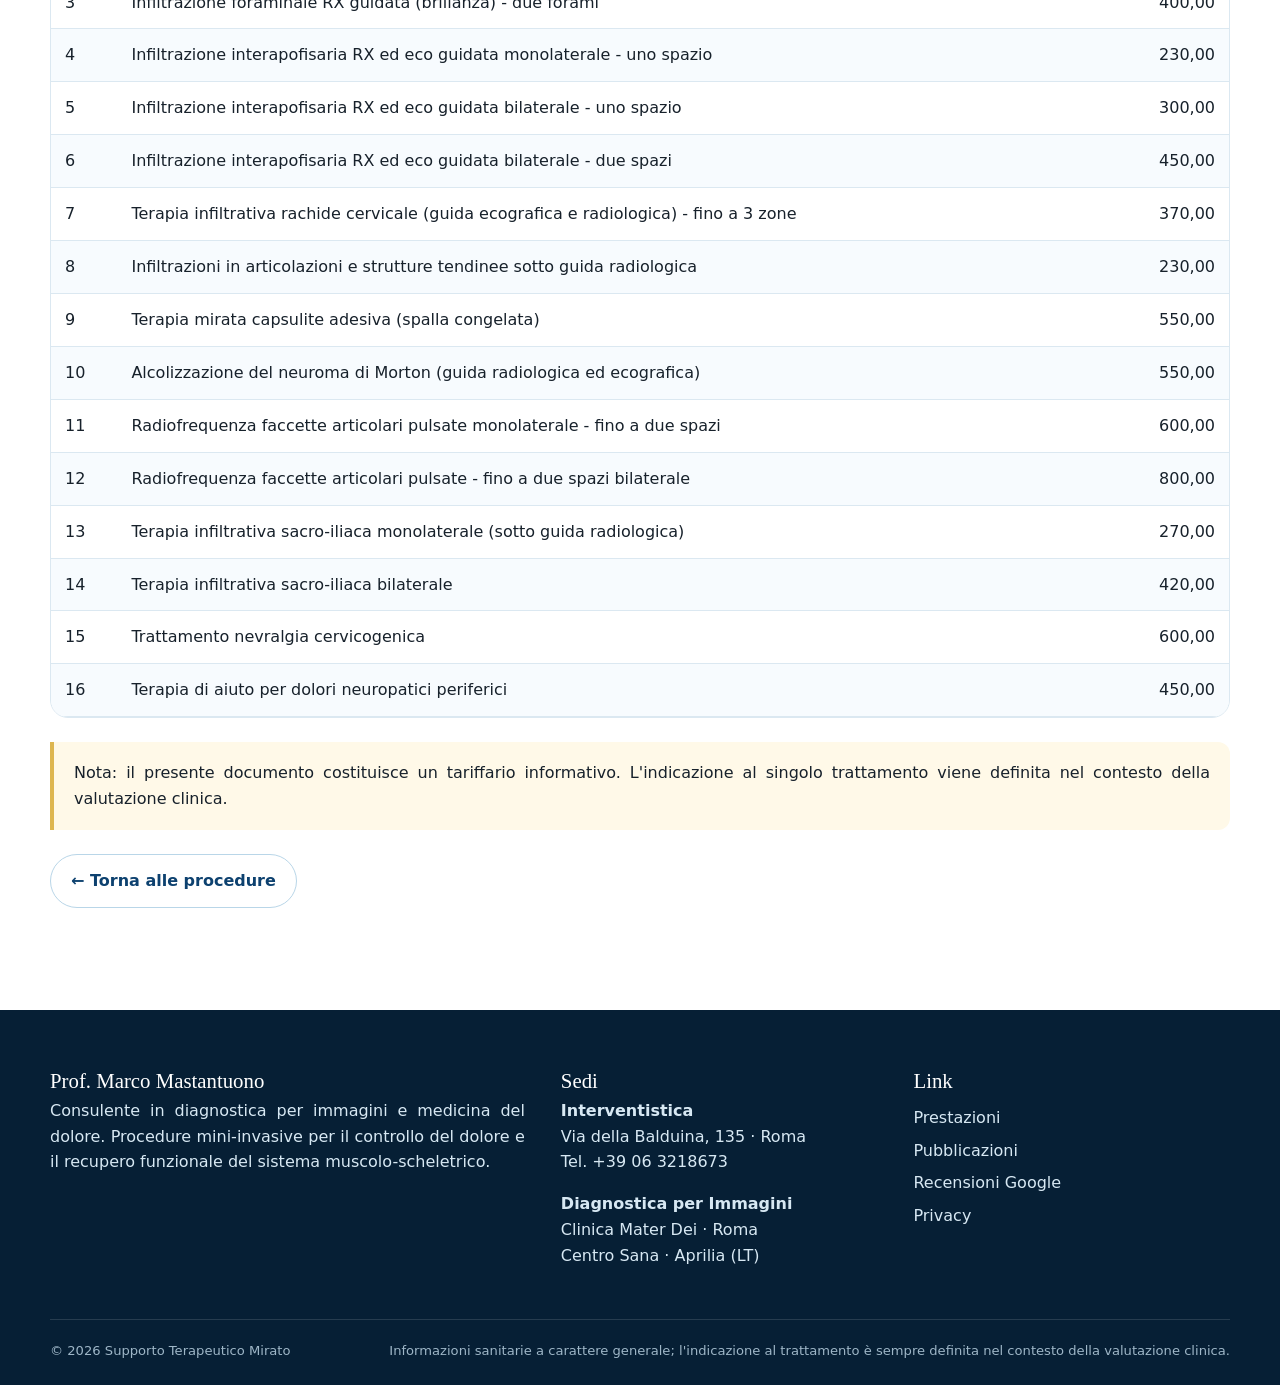
<file: prestazioni.html>
<!doctype html><html lang="it"><head><meta charset="utf-8"><meta name="viewport" content="width=device-width,initial-scale=1"><meta name="description" content="Prestazioni e tariffario indicativo - Supporto Terapeutico Mirato"><title>Prestazioni | Supporto Terapeutico Mirato</title><link rel="stylesheet" href="style.css"></head><body><header class="site-header"><div class="container navbar">
<a class="brand" href="index.html" aria-label="Supporto Terapeutico Mirato"><img class="mark" src="assets/logo/stm-mark.png" alt="STM"><img class="word" src="assets/logo/stm-wordmark.png" alt="Supporto Terapeutico Mirato"></a>
<button class="menu-toggle" aria-label="Apri menu">☰</button>
<nav class="navlinks" aria-label="Navigazione principale">
<a href="index.html#chi-e">Chi è</a><a href="index.html#patologie">Patologie</a><a href="index.html#procedure">Procedure</a><a href="index.html#come-funziona">Come funziona</a><a href="index.html#recensioni">Recensioni</a><a href="index.html#faq">FAQ</a><a href="index.html#contatti">Contatti</a><a class="btn btn-primary" href="index.html#prenotazioni">Prenota</a>
</nav></div></header><main><section class="page-hero"><div class="container"><div class="breadcrumb"><a href="index.html">Home</a> / Prestazioni</div><p class="eyebrow">Supporto Terapeutico Mirato™</p><h1>Prestazioni e aree cliniche</h1><p class="subtitle">Terapie Mininvasive di precisione sotto guida radiologica o ecografica con
      riduzione/annullamento del disconfort dell’intervento</p></div></section><section class="content-page"><div class="container"><p class="intro">Valutazione Ultraspecialisticha indirizzata alla individuazione delle alternative terapeutiche
      anche su casi resistenti a terapia o recidivanti nelle seguenti aree cliniche:</p><section class="clinical-group"><h2>Colonna vertebrale e rachide</h2><ul><li>Dolore cronico della colonna vertebrale (cervicale, dorsale o lombo-sacrale)</li><li>Artropatia delle articolazioni interapofisarie (faccette articolari)</li><li>Radicolopatia degli arti inferiori</li><li>Sciatica</li><li>Dolore dell’articolazione sacroiliaca</li></ul></section><section class="clinical-group"><h2>Patologie articolari</h2><ul><li>Artrosi del ginocchio</li><li>Artrosi della spalla</li><li>Artrosi dell’anca</li><li>Artrosi del piede e della caviglia</li><li>Artrosi del polso e della mano</li></ul></section><section class="clinical-group"><h2>Patologie muscoloscheletriche e dello sport</h2><ul><li>Borsite subacromiale</li><li>Borsite trocanterica</li><li>Fascite plantare</li><li>Tendinopatia del tendine di Achille</li><li>Sindrome del tunnel carpale</li><li>Dito a scatto</li><li>Tenosinovite di De Quervain</li><li>Borsite intermetatarsale / neuroma di Morton</li><li>Intrappolamento del nervo ileoinguinale</li><li>Sintomi da compressione o intrappolamento nervoso</li><li>Nevralgia occipitale</li></ul></section><h2>Tariffario esemplificativo delle terapie</h2><p>Le prestazioni e le terapie riportate nel presente tariffario vengono eseguite sulla base di una
        specifica prescrizione medica oppure a seguito di una visita clinica che consenta di determinare e
        condividere tutti gli aspetti relativi alla compatibilità e all&#x27;opportunità di effettuare il trattamento,
        in relazione al quadro clinico e alla documentazione disponibile.</p><div class="table-wrap"><table class="fees"><thead><tr><th>N.</th><th>Prestazione / terapia</th><th>Tariffa (€)</th></tr></thead><tbody><tr><td>1</td><td>Visita radiologica con rilettura e valutazione di documentazione RM, TC, RX</td><td>250,00</td></tr><tr><td>2</td><td>Infiltrazione foraminale RX guidata (brillanza) - un forame</td><td>280,00</td></tr><tr><td>3</td><td>Infiltrazione foraminale RX guidata (brillanza) - due forami</td><td>400,00</td></tr><tr><td>4</td><td>Infiltrazione interapofisaria RX ed eco guidata monolaterale - uno spazio</td><td>230,00</td></tr><tr><td>5</td><td>Infiltrazione interapofisaria RX ed eco guidata bilaterale - uno spazio</td><td>300,00</td></tr><tr><td>6</td><td>Infiltrazione interapofisaria RX ed eco guidata bilaterale - due spazi</td><td>450,00</td></tr><tr><td>7</td><td>Terapia infiltrativa rachide cervicale (guida ecografica e radiologica) - fino a 3 zone</td><td>370,00</td></tr><tr><td>8</td><td>Infiltrazioni in articolazioni e strutture tendinee sotto guida radiologica</td><td>230,00</td></tr><tr><td>9</td><td>Terapia mirata capsulite adesiva (spalla congelata)</td><td>550,00</td></tr><tr><td>10</td><td>Alcolizzazione del neuroma di Morton (guida radiologica ed ecografica)</td><td>550,00</td></tr><tr><td>11</td><td>Radiofrequenza faccette articolari pulsate monolaterale - fino a due spazi</td><td>600,00</td></tr><tr><td>12</td><td>Radiofrequenza faccette articolari pulsate - fino a due spazi bilaterale</td><td>800,00</td></tr><tr><td>13</td><td>Terapia infiltrativa sacro-iliaca monolaterale (sotto guida radiologica)</td><td>270,00</td></tr><tr><td>14</td><td>Terapia infiltrativa sacro-iliaca bilaterale</td><td>420,00</td></tr><tr><td>15</td><td>Trattamento nevralgia cervicogenica</td><td>600,00</td></tr><tr><td>16</td><td>Terapia di aiuto per dolori neuropatici periferici</td><td>450,00</td></tr></tbody></table></div><p class="notice">Nota: il presente documento costituisce un tariffario informativo. L&#x27;indicazione al singolo trattamento viene definita nel
        contesto della valutazione clinica.</p><p><a class="btn btn-outline" href="index.html#procedure">← Torna alle procedure</a></p></div></section></main><footer class="site-footer" id="contatti"><div class="container"><div class="footer-grid">
<div><div class="footer-title">Prof. Marco Mastantuono</div><p>Consulente in diagnostica per immagini e medicina del dolore. Procedure mini-invasive per il controllo del dolore e il recupero funzionale del sistema muscolo-scheletrico.</p></div>
<div><div class="footer-title">Sedi</div><p><b>Interventistica</b><br>Via della Balduina, 135 · Roma<br>Tel. +39 06 3218673</p><p><b>Diagnostica per Immagini</b><br>Clinica Mater Dei · Roma<br>Centro Sana · Aprilia (LT)</p></div>
<div class="footer-links"><div class="footer-title">Link</div><a href="prestazioni.html">Prestazioni</a><a href="pubblicazioni.html">Pubblicazioni</a><a href="https://share.google/Q2crr9sYWfCQBBQxY" target="_blank" rel="noopener">Recensioni Google</a><a href="privacy.html">Privacy</a></div>
</div><div class="footer-small"><span>© 2026 Supporto Terapeutico Mirato</span><span>Informazioni sanitarie a carattere generale; l'indicazione al trattamento è sempre definita nel contesto della valutazione clinica.</span></div></div></footer><script src="script.js"></script></body></html>
</file>
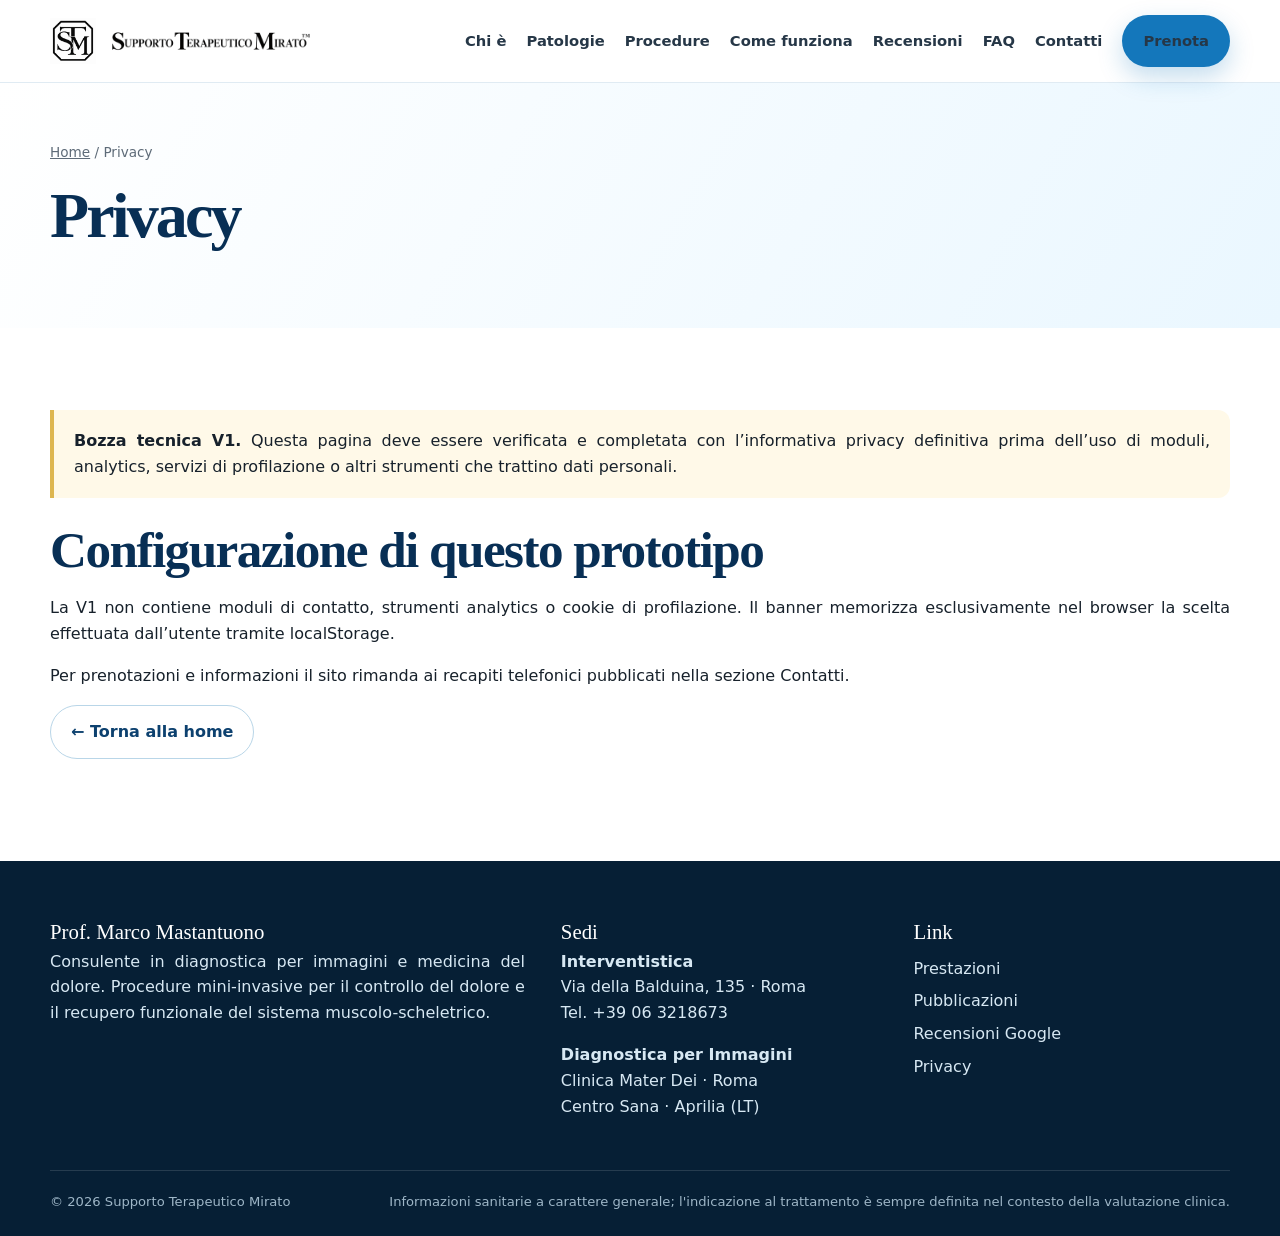
<file: privacy.html>
<!doctype html><html lang="it"><head><meta charset="utf-8"><meta name="viewport" content="width=device-width,initial-scale=1"><title>Privacy | Supporto Terapeutico Mirato</title><link rel="stylesheet" href="style.css"></head><body><header class="site-header"><div class="container navbar">
<a class="brand" href="index.html" aria-label="Supporto Terapeutico Mirato"><img class="mark" src="assets/logo/stm-mark.png" alt="STM"><img class="word" src="assets/logo/stm-wordmark.png" alt="Supporto Terapeutico Mirato"></a>
<button class="menu-toggle" aria-label="Apri menu">☰</button>
<nav class="navlinks" aria-label="Navigazione principale">
<a href="index.html#chi-e">Chi è</a><a href="index.html#patologie">Patologie</a><a href="index.html#procedure">Procedure</a><a href="index.html#come-funziona">Come funziona</a><a href="index.html#recensioni">Recensioni</a><a href="index.html#faq">FAQ</a><a href="index.html#contatti">Contatti</a><a class="btn btn-primary" href="index.html#prenotazioni">Prenota</a>
</nav></div></header><main><section class="page-hero"><div class="container"><div class="breadcrumb"><a href="index.html">Home</a> / Privacy</div><h1>Privacy</h1></div></section><section class="content-page"><div class="container"><div class="notice"><strong>Bozza tecnica V1.</strong> Questa pagina deve essere verificata e completata con l’informativa privacy definitiva prima dell’uso di moduli, analytics, servizi di profilazione o altri strumenti che trattino dati personali.</div><h2>Configurazione di questo prototipo</h2><p>La V1 non contiene moduli di contatto, strumenti analytics o cookie di profilazione. Il banner memorizza esclusivamente nel browser la scelta effettuata dall’utente tramite localStorage.</p><p>Per prenotazioni e informazioni il sito rimanda ai recapiti telefonici pubblicati nella sezione Contatti.</p><p><a class="btn btn-outline" href="index.html">← Torna alla home</a></p></div></section></main><footer class="site-footer" id="contatti"><div class="container"><div class="footer-grid">
<div><div class="footer-title">Prof. Marco Mastantuono</div><p>Consulente in diagnostica per immagini e medicina del dolore. Procedure mini-invasive per il controllo del dolore e il recupero funzionale del sistema muscolo-scheletrico.</p></div>
<div><div class="footer-title">Sedi</div><p><b>Interventistica</b><br>Via della Balduina, 135 · Roma<br>Tel. +39 06 3218673</p><p><b>Diagnostica per Immagini</b><br>Clinica Mater Dei · Roma<br>Centro Sana · Aprilia (LT)</p></div>
<div class="footer-links"><div class="footer-title">Link</div><a href="prestazioni.html">Prestazioni</a><a href="pubblicazioni.html">Pubblicazioni</a><a href="https://share.google/Q2crr9sYWfCQBBQxY" target="_blank" rel="noopener">Recensioni Google</a><a href="privacy.html">Privacy</a></div>
</div><div class="footer-small"><span>© 2026 Supporto Terapeutico Mirato</span><span>Informazioni sanitarie a carattere generale; l'indicazione al trattamento è sempre definita nel contesto della valutazione clinica.</span></div></div></footer><script src="script.js"></script></body></html>
</file>
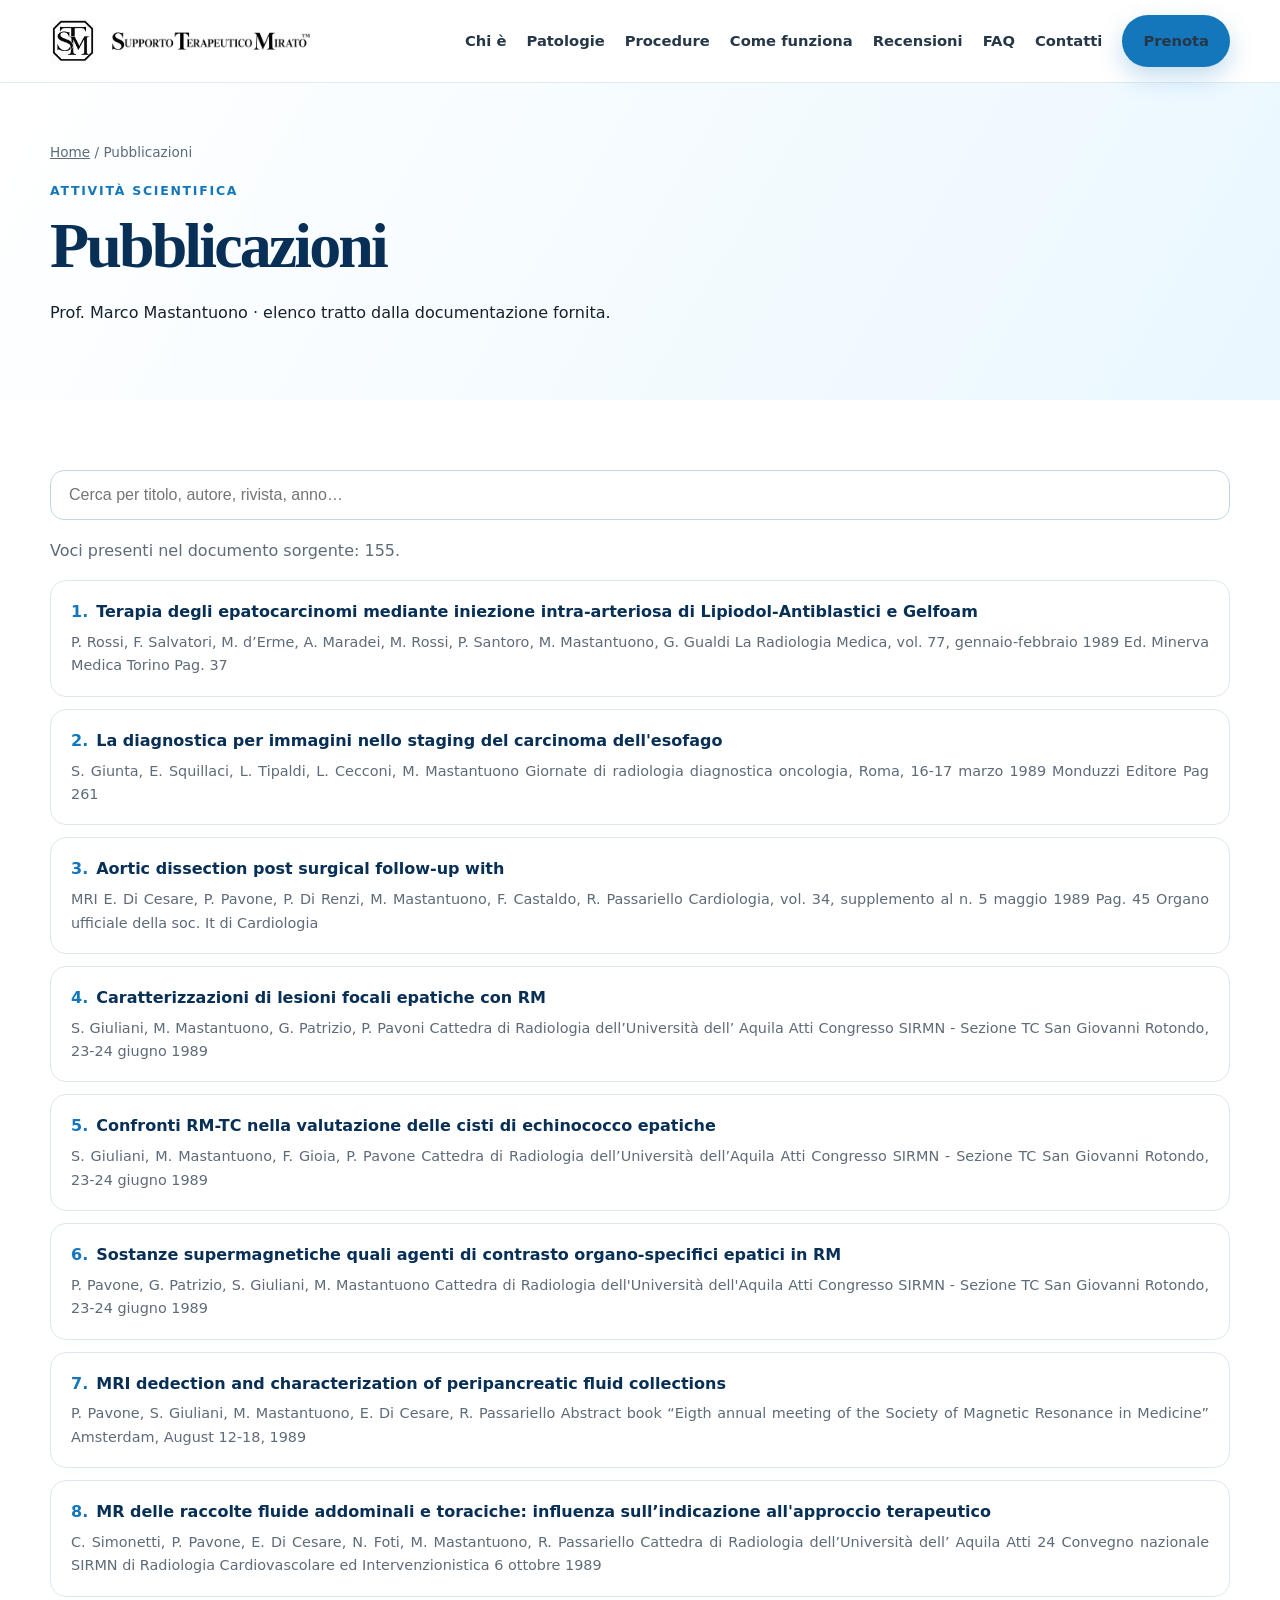
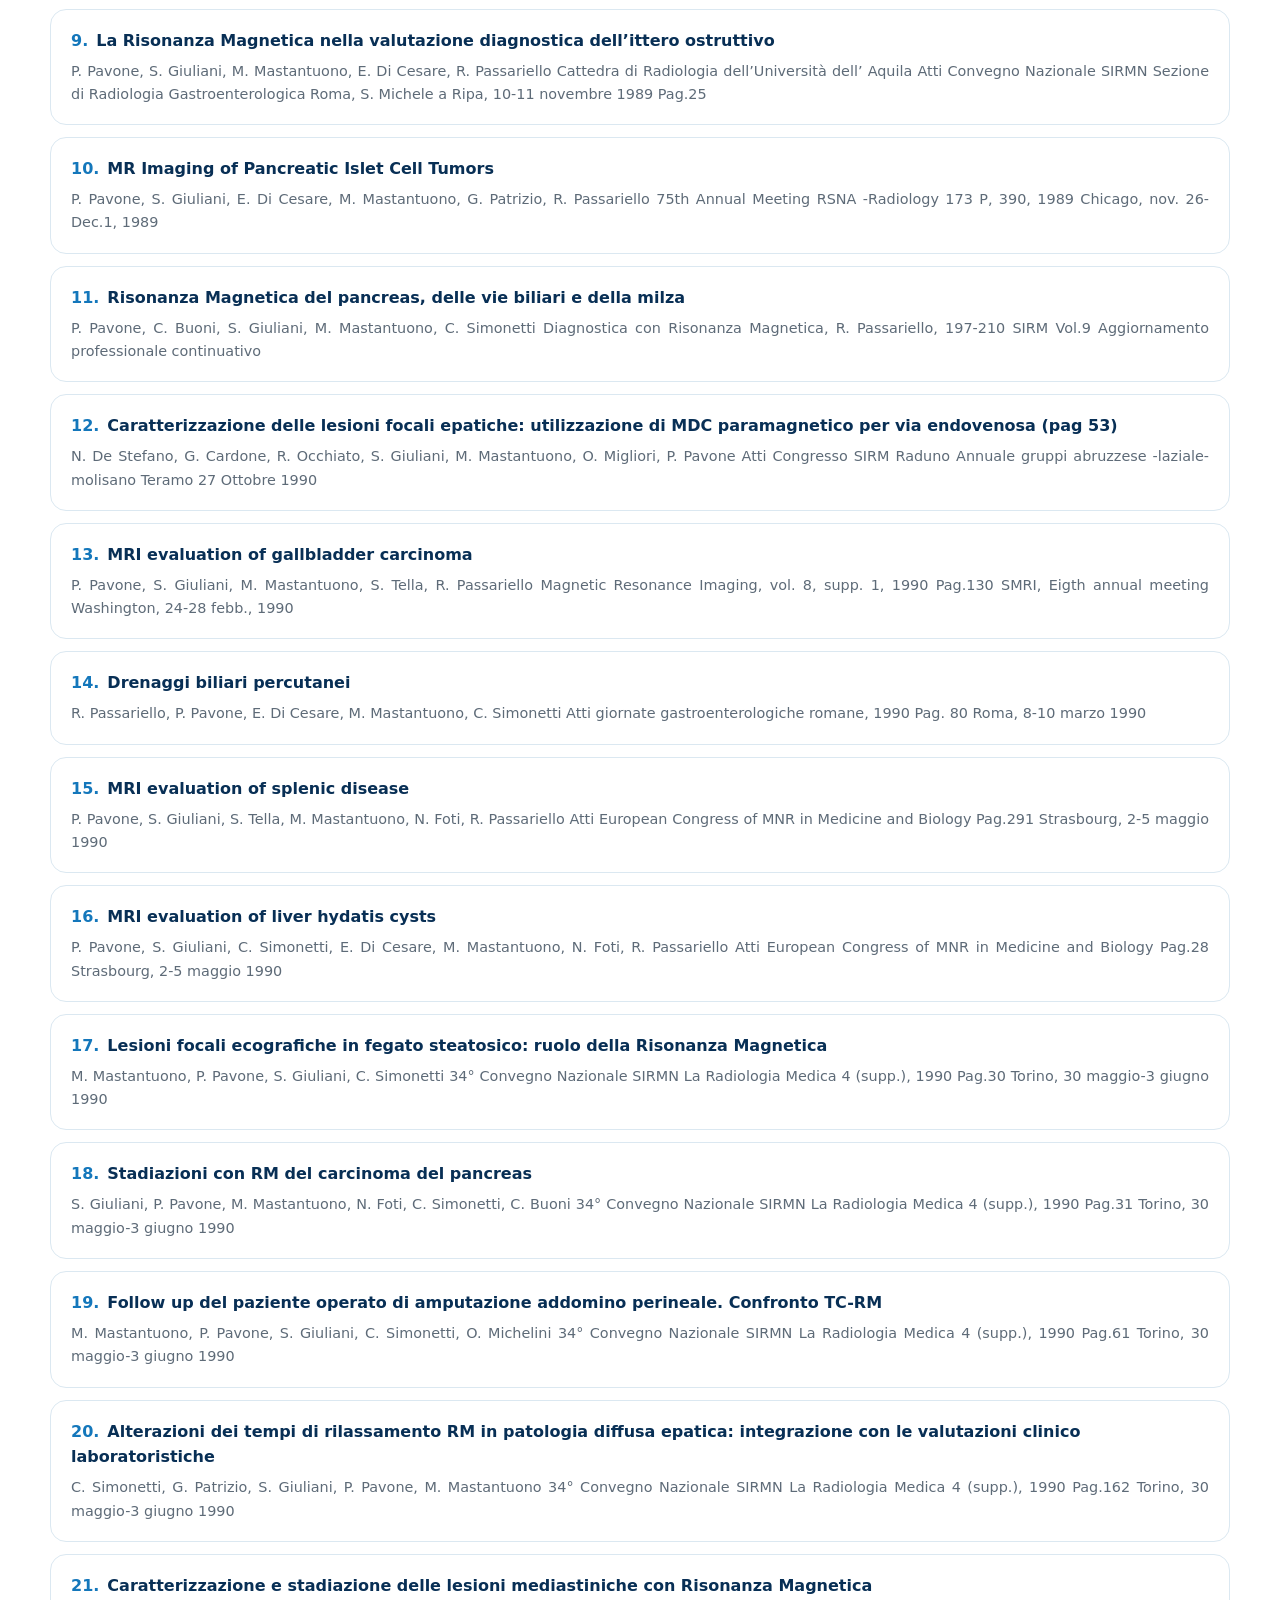
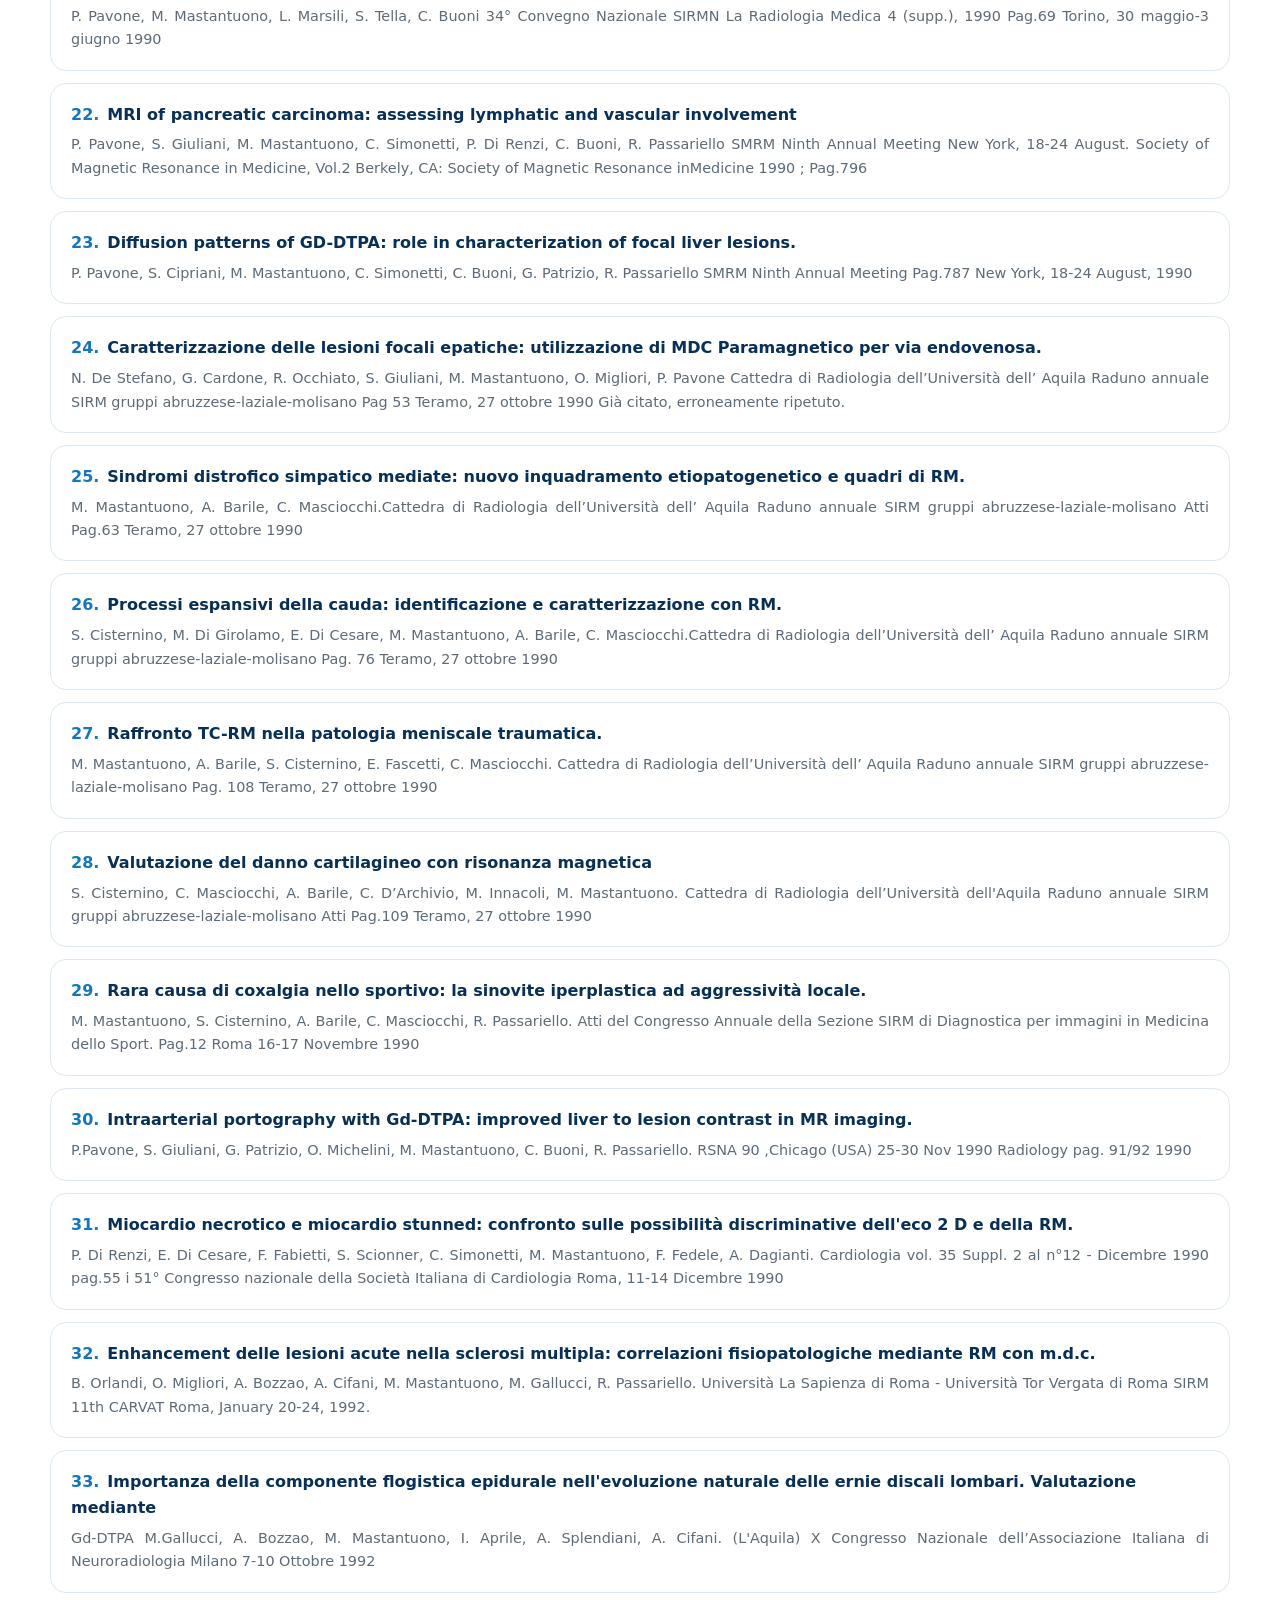
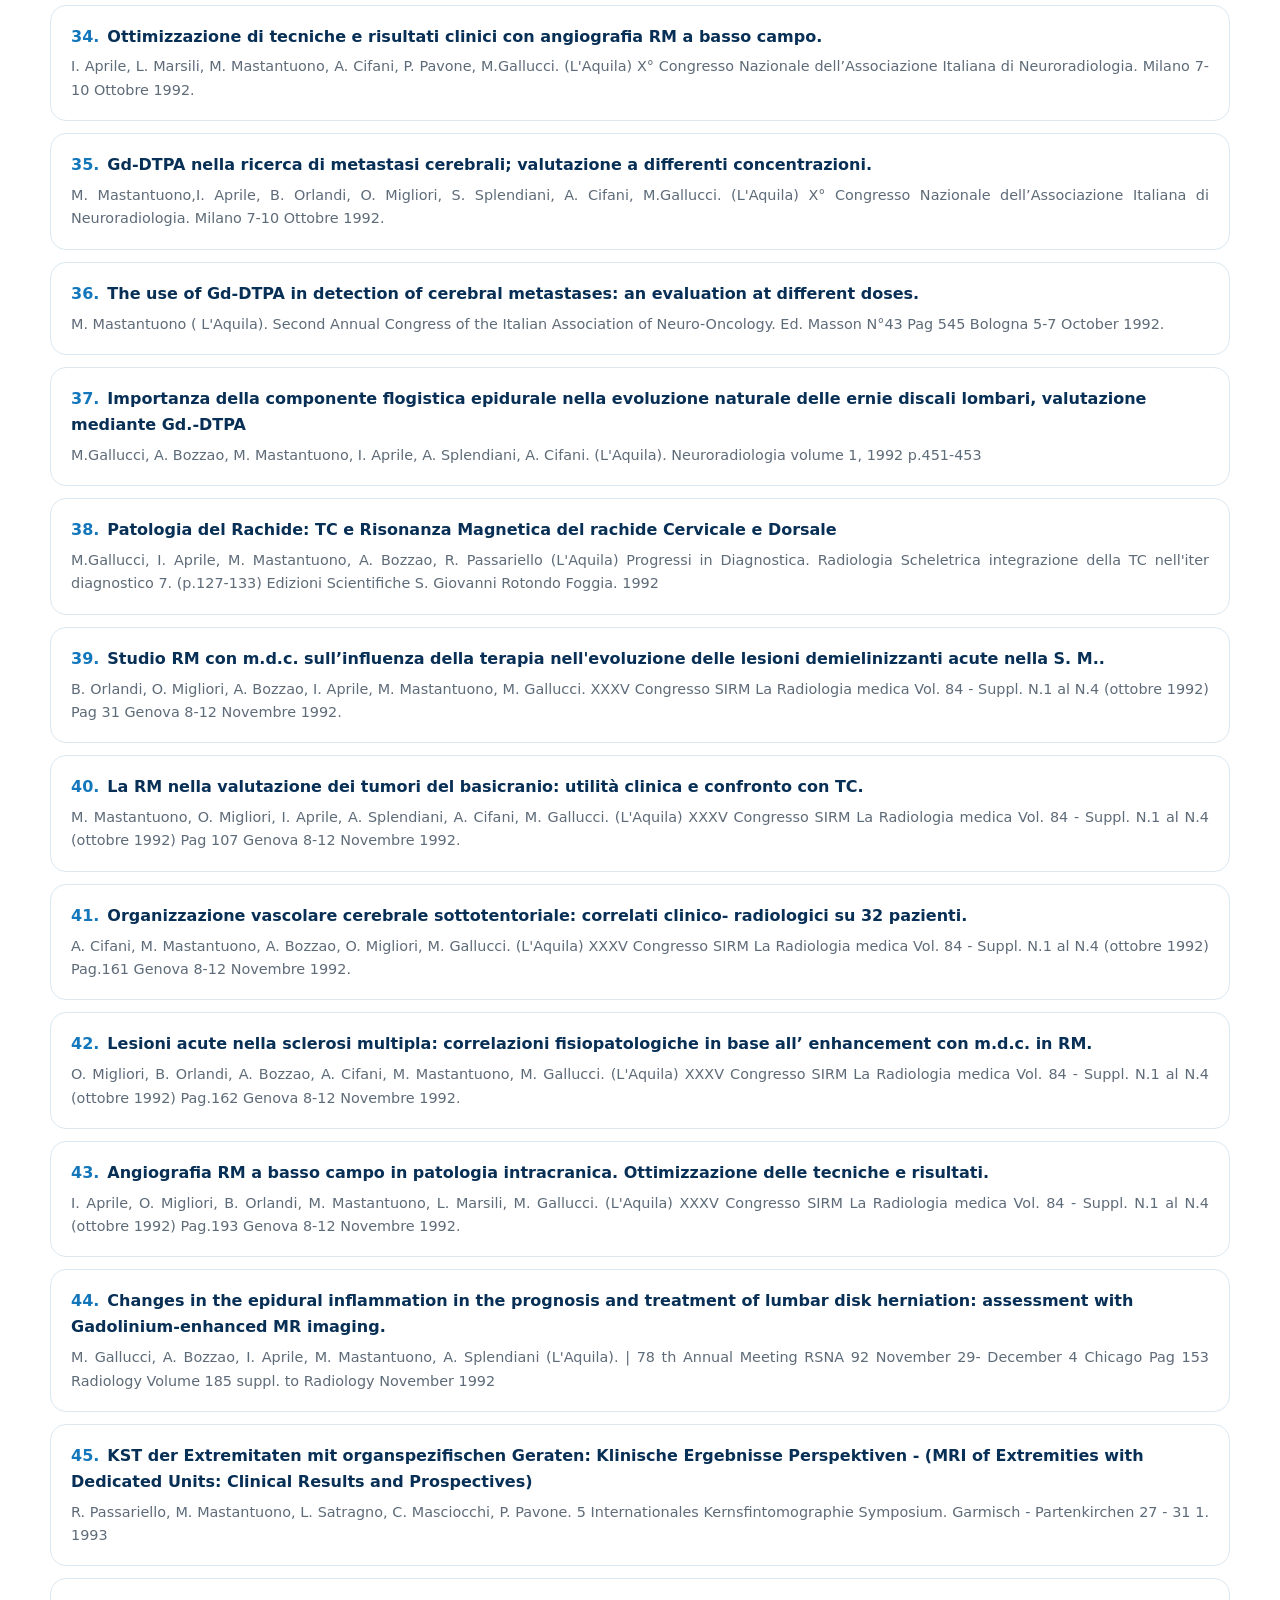
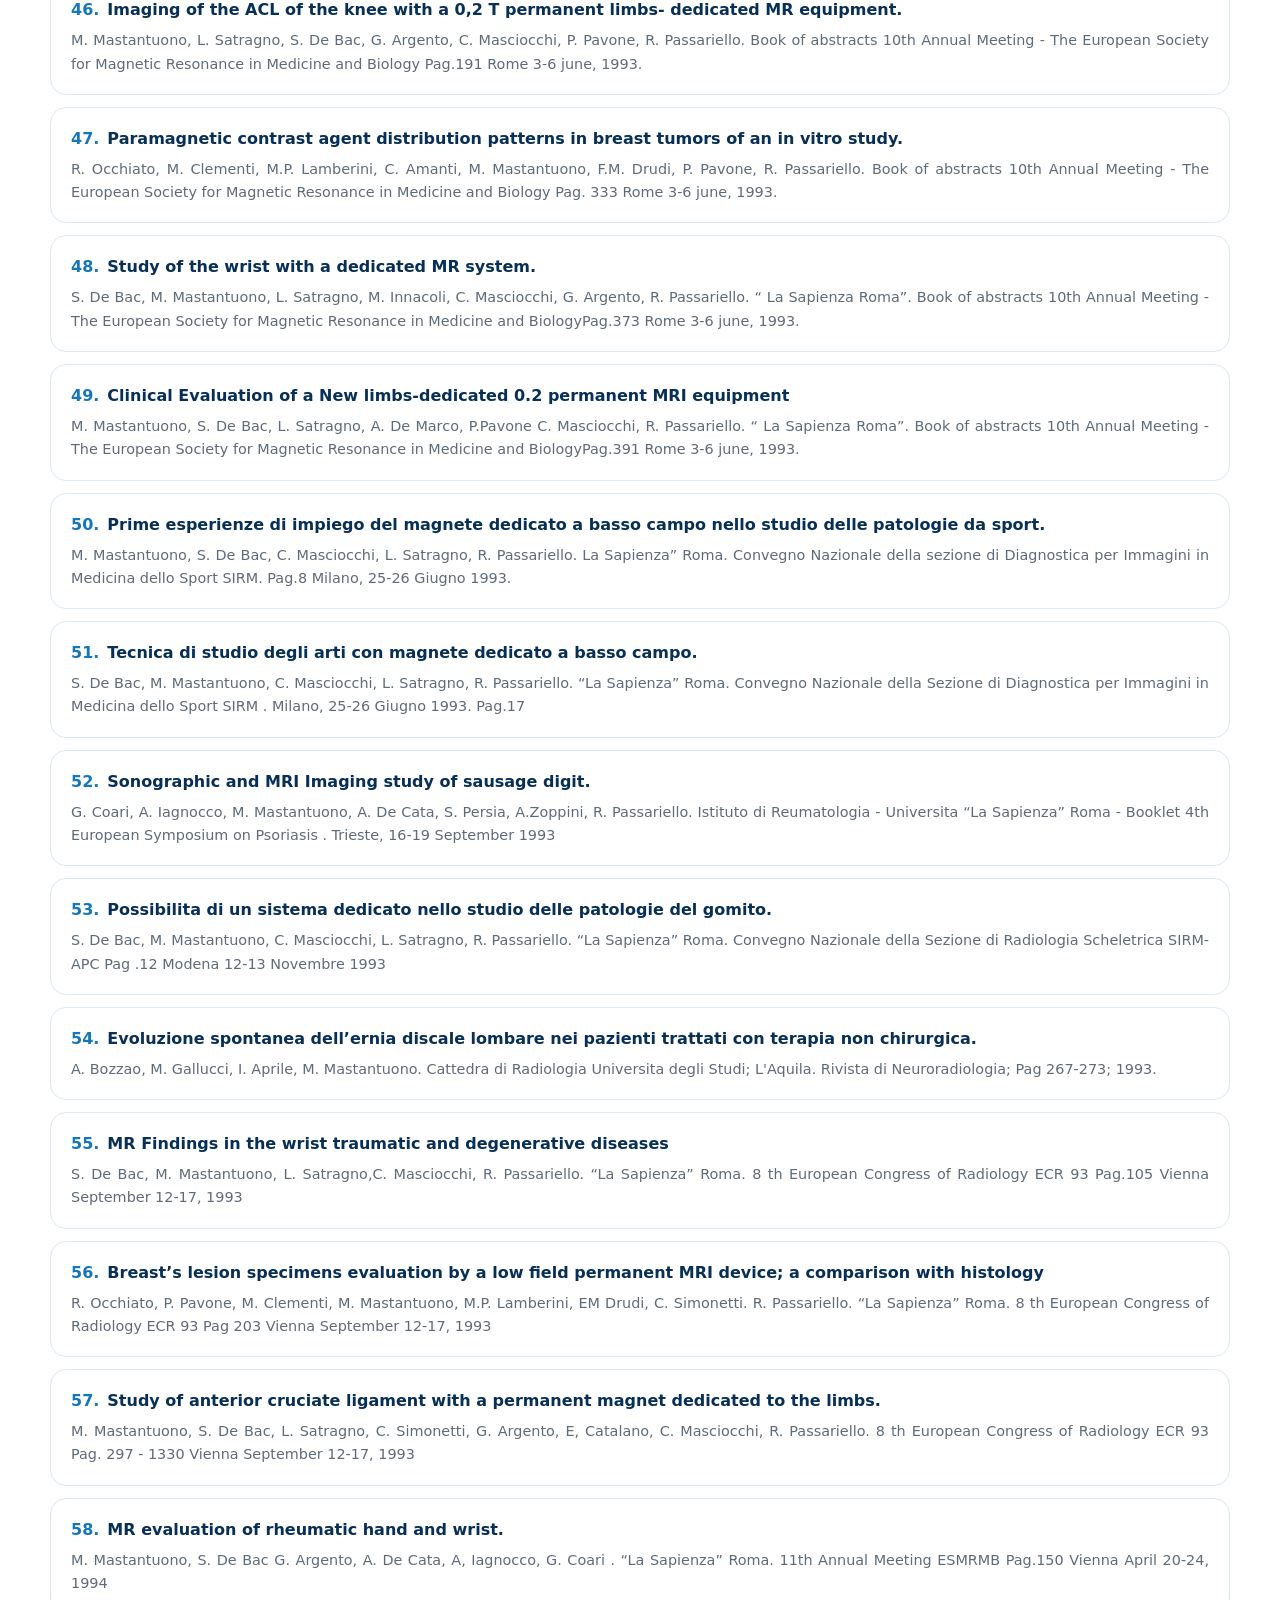
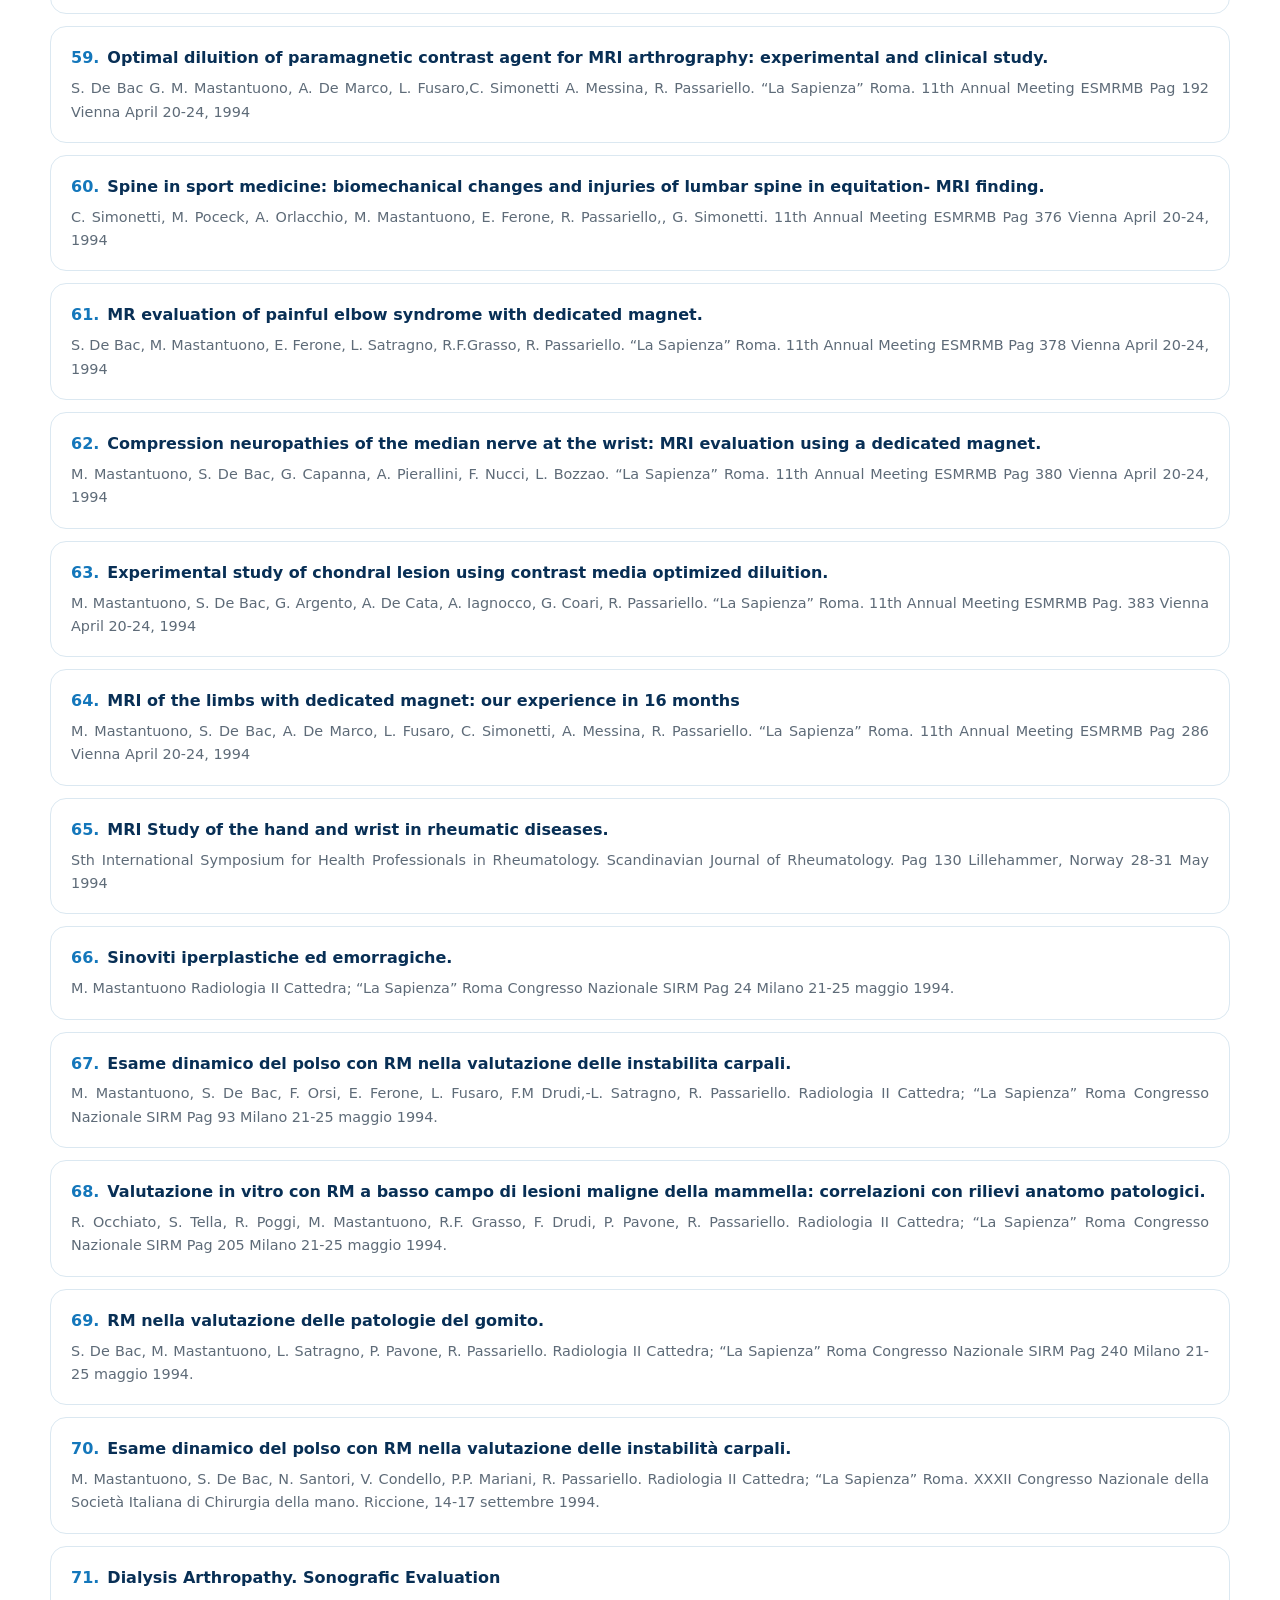
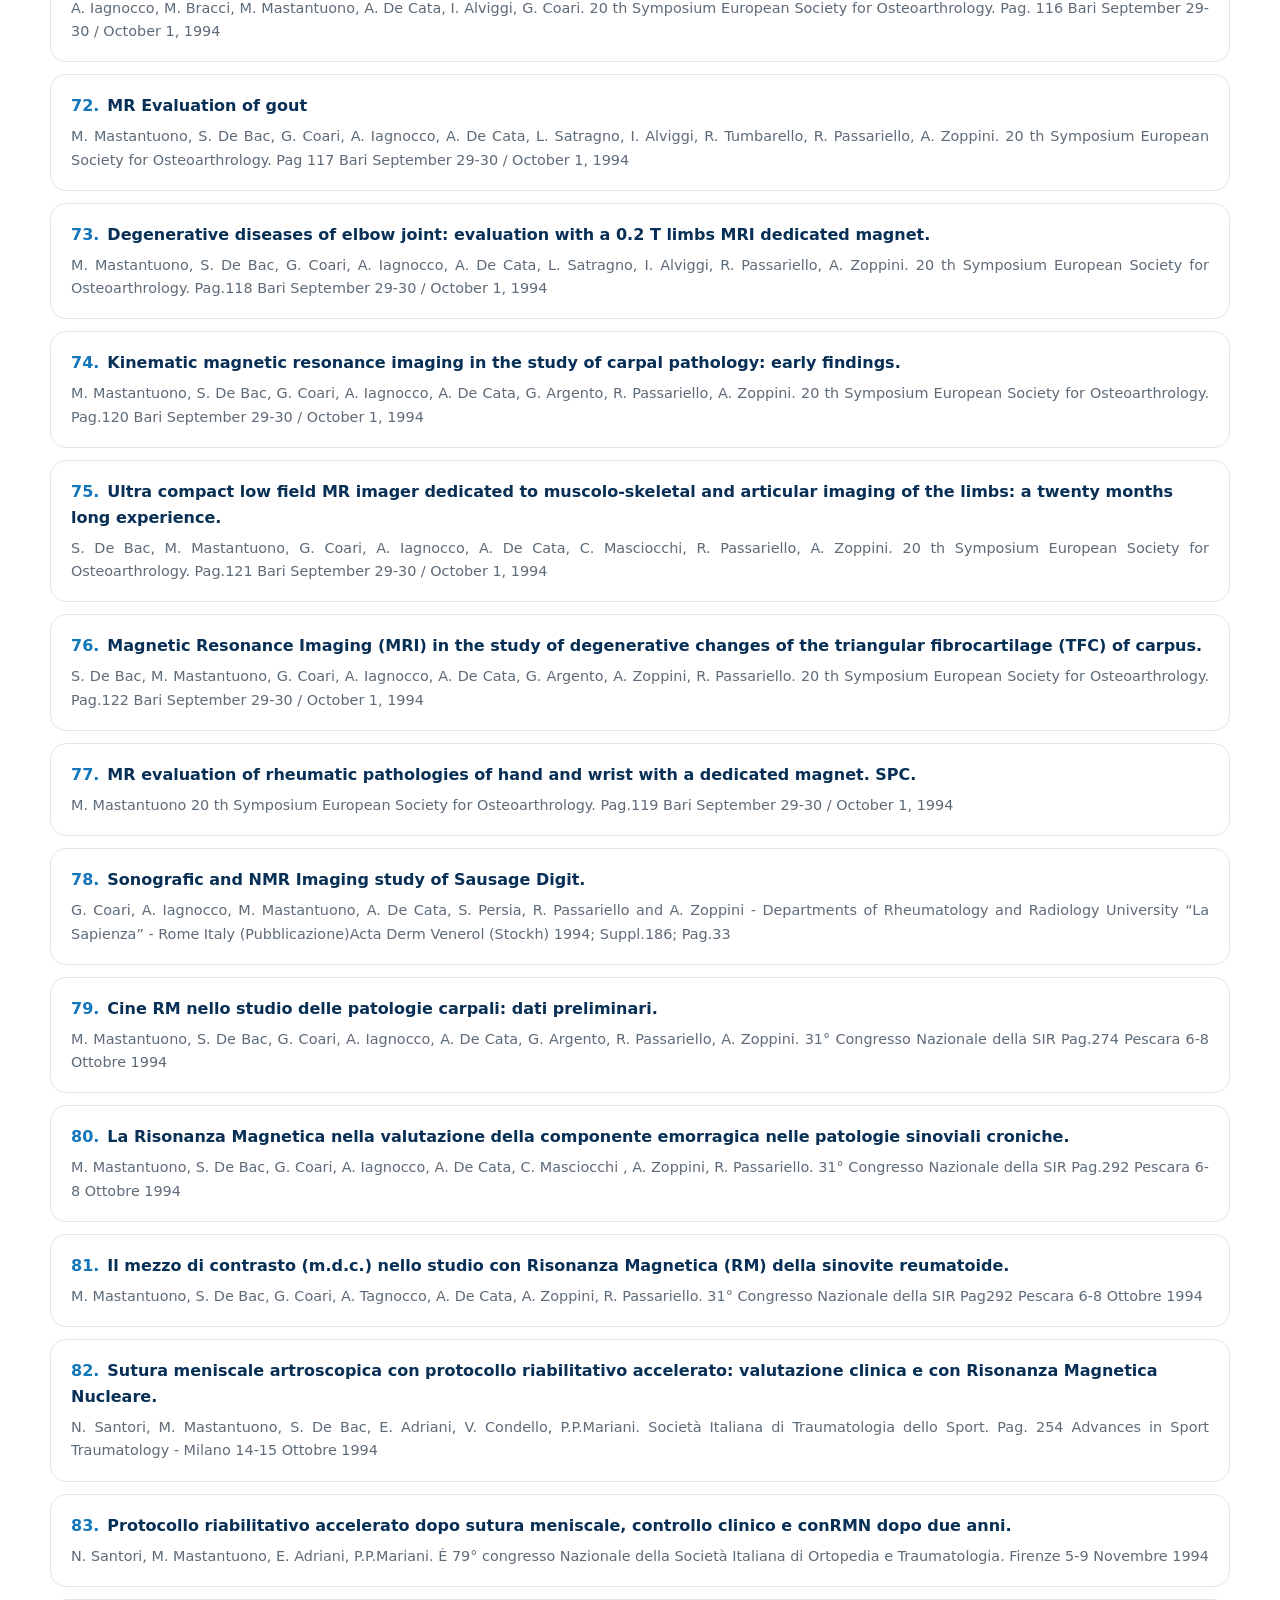
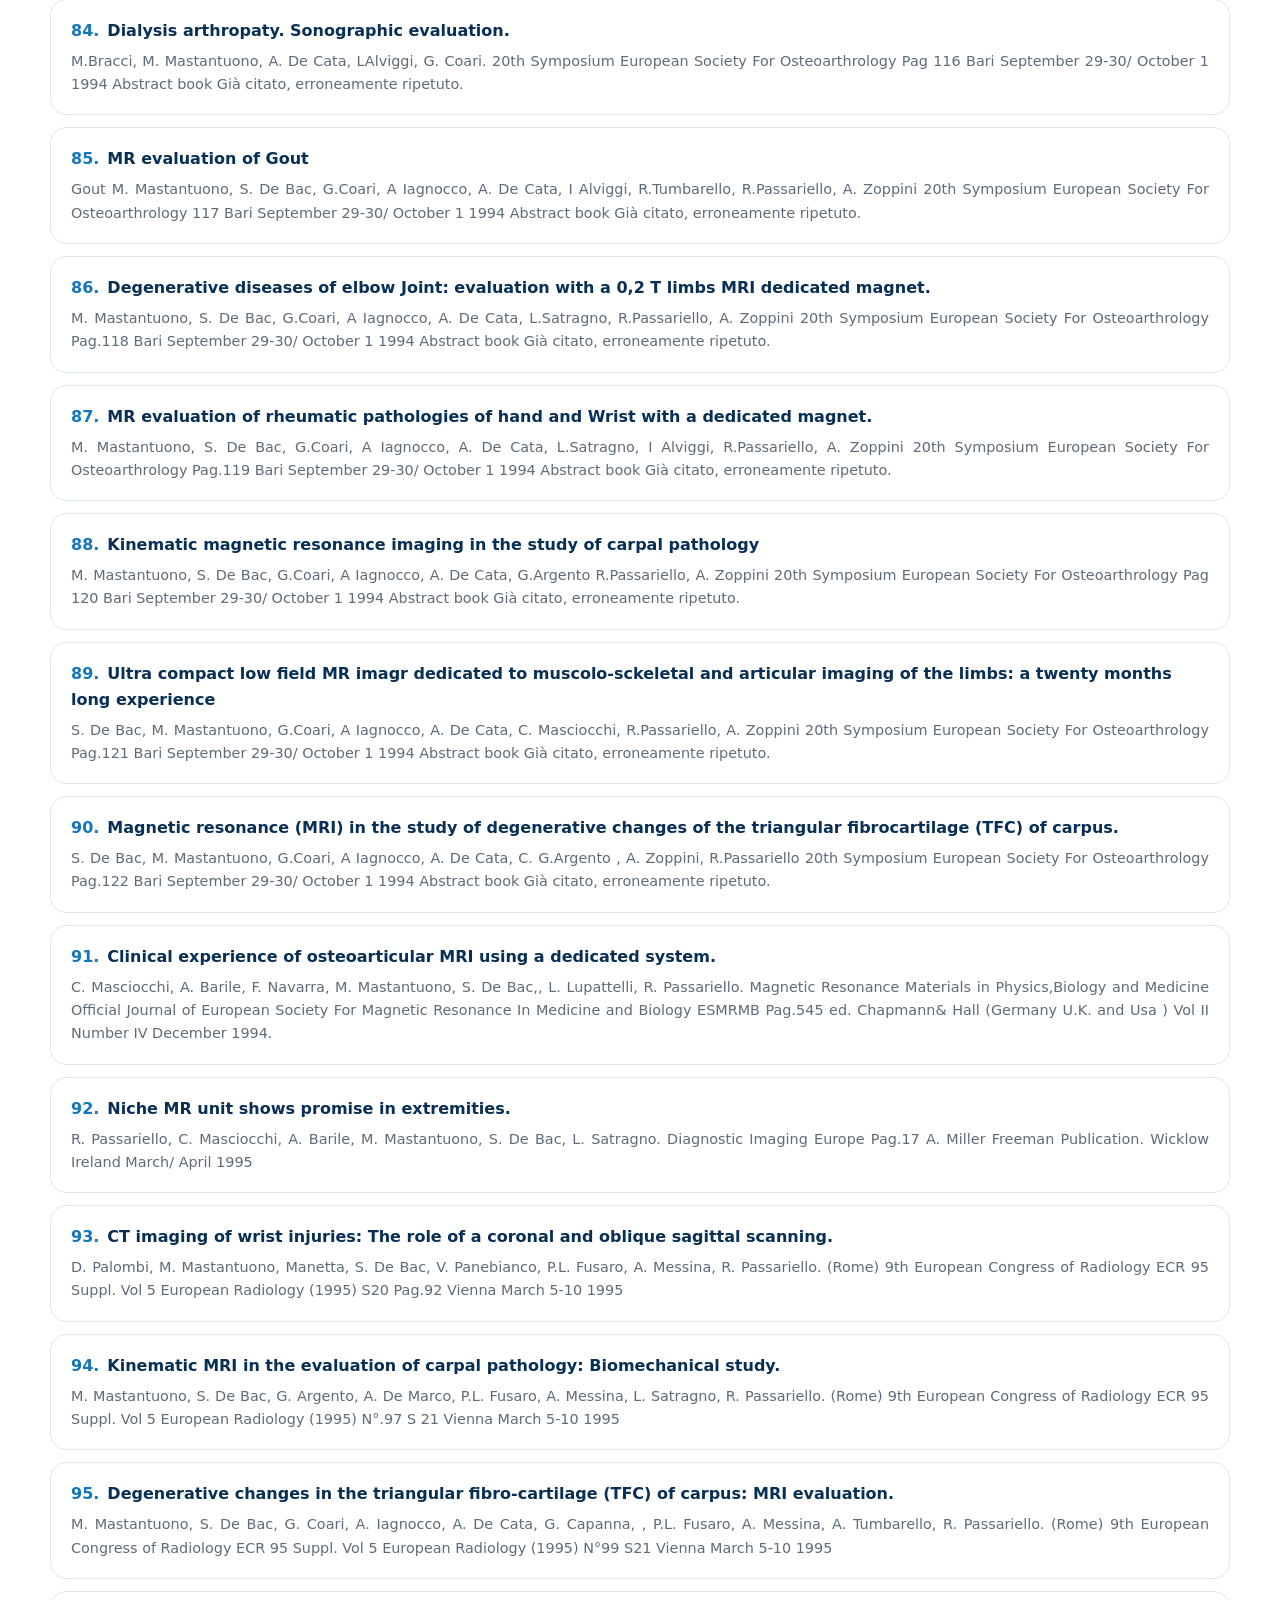
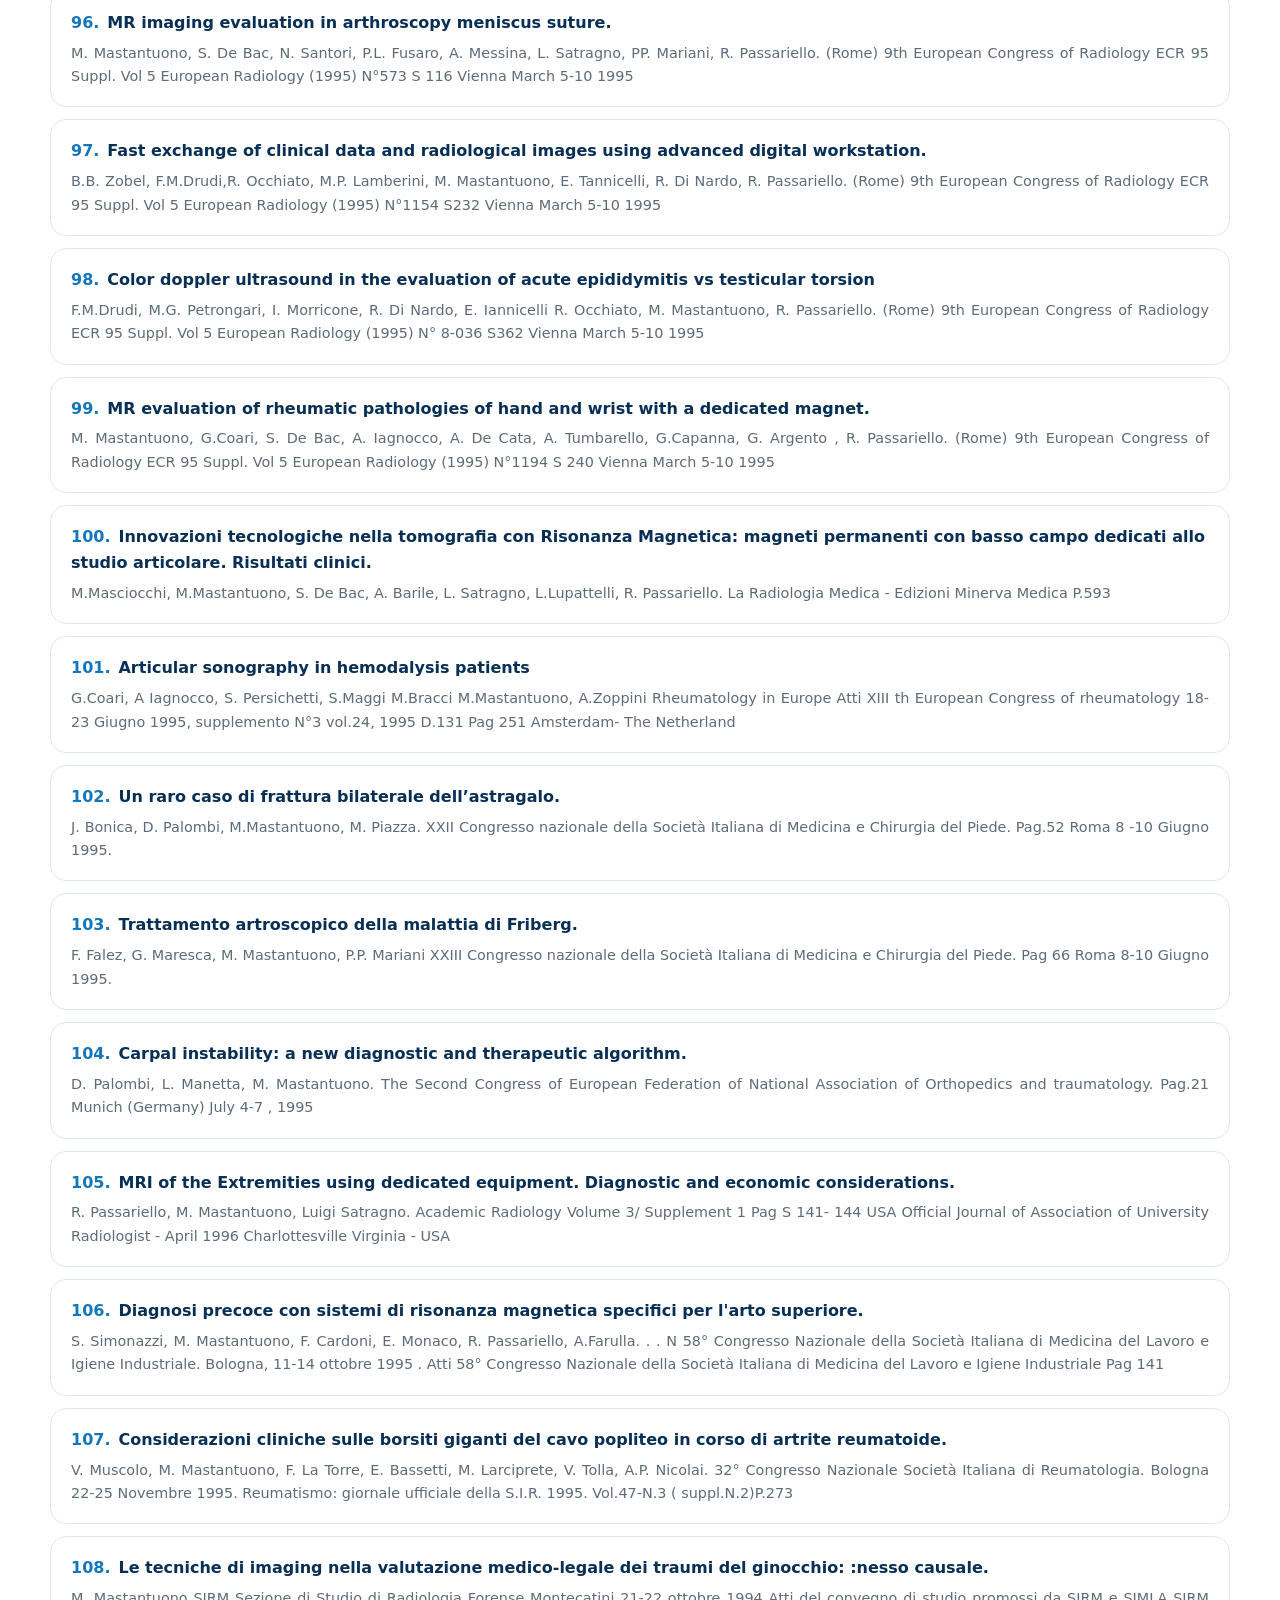
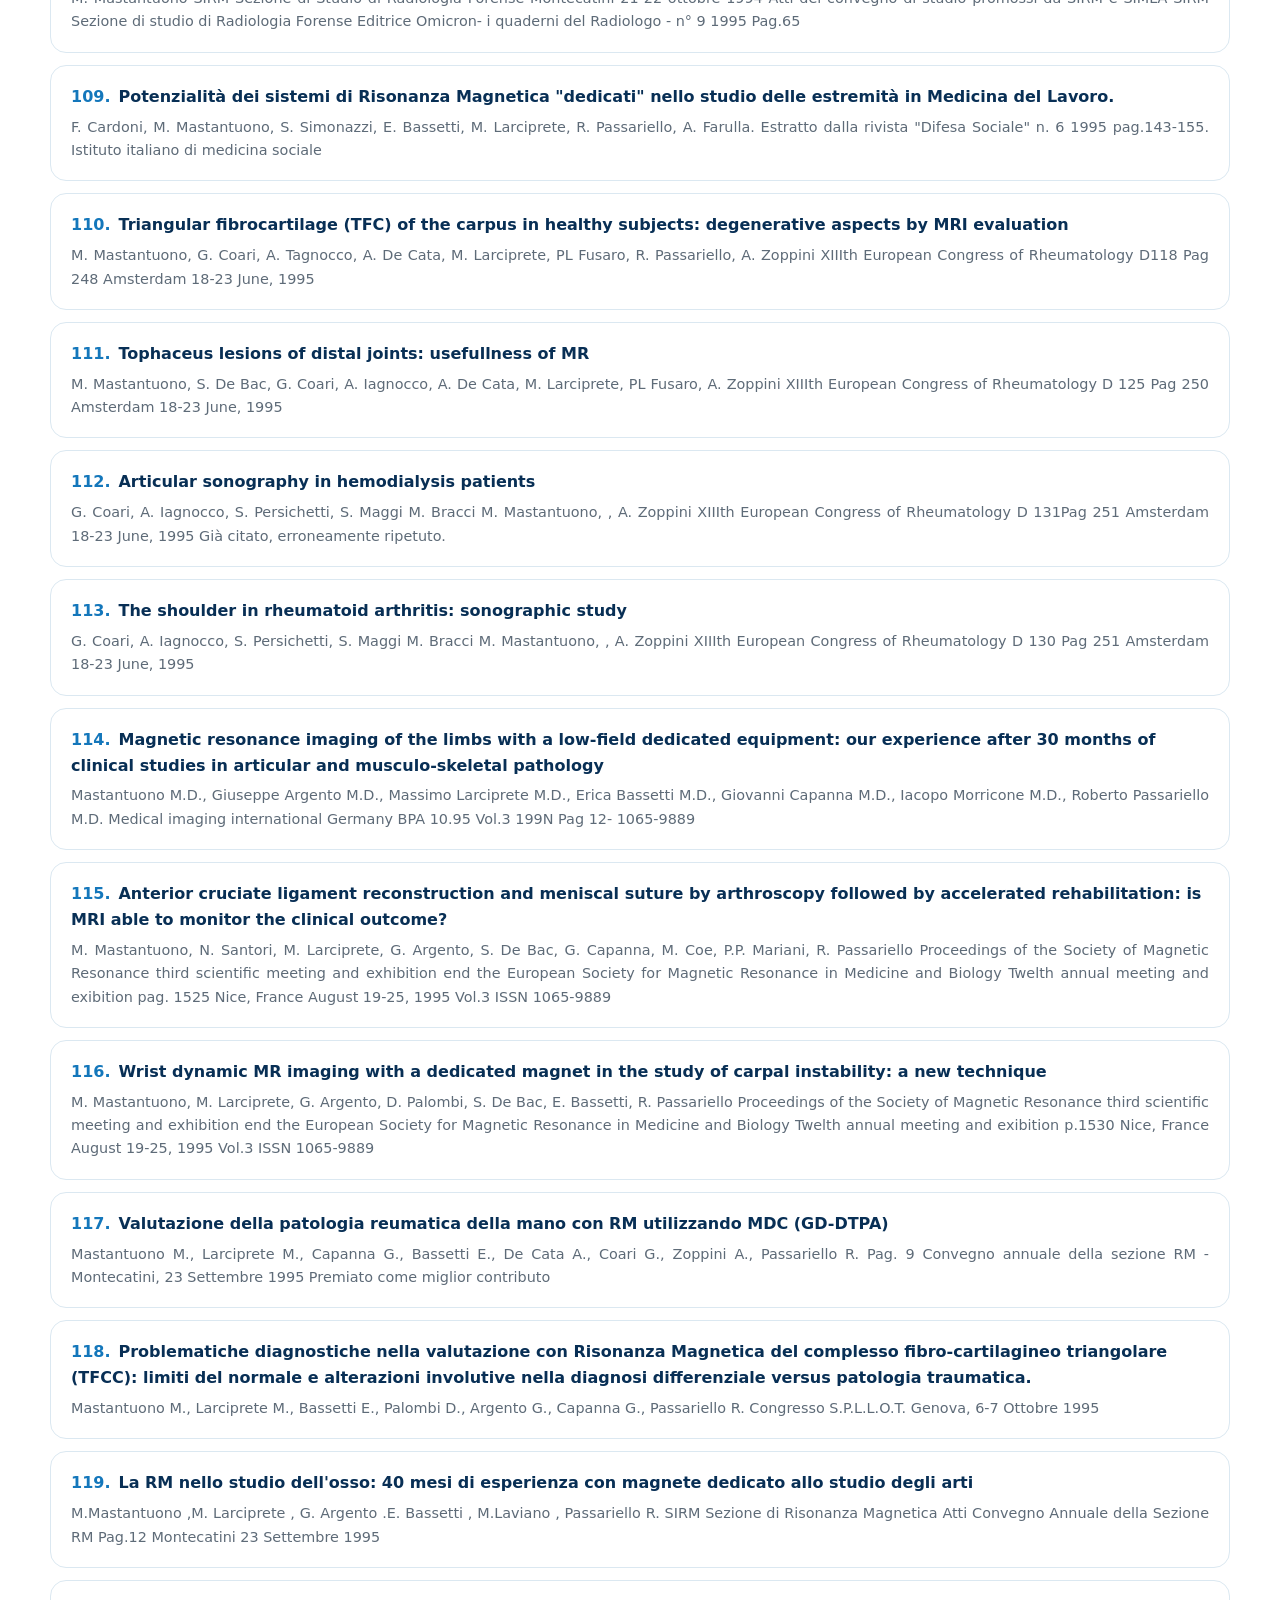
<file: pubblicazioni.html>
<!doctype html><html lang="it"><head><meta charset="utf-8"><meta name="viewport" content="width=device-width,initial-scale=1"><meta name="description" content="Pubblicazioni scientifiche del Prof. Marco Mastantuono"><title>Pubblicazioni | Prof. Marco Mastantuono</title><link rel="stylesheet" href="style.css"></head><body><header class="site-header"><div class="container navbar">
<a class="brand" href="index.html" aria-label="Supporto Terapeutico Mirato"><img class="mark" src="assets/logo/stm-mark.png" alt="STM"><img class="word" src="assets/logo/stm-wordmark.png" alt="Supporto Terapeutico Mirato"></a>
<button class="menu-toggle" aria-label="Apri menu">☰</button>
<nav class="navlinks" aria-label="Navigazione principale">
<a href="index.html#chi-e">Chi è</a><a href="index.html#patologie">Patologie</a><a href="index.html#procedure">Procedure</a><a href="index.html#come-funziona">Come funziona</a><a href="index.html#recensioni">Recensioni</a><a href="index.html#faq">FAQ</a><a href="index.html#contatti">Contatti</a><a class="btn btn-primary" href="index.html#prenotazioni">Prenota</a>
</nav></div></header><main><section class="page-hero"><div class="container"><div class="breadcrumb"><a href="index.html">Home</a> / Pubblicazioni</div><p class="eyebrow">Attività scientifica</p><h1>Pubblicazioni</h1><p class="subtitle">Prof. Marco Mastantuono · elenco tratto dalla documentazione fornita.</p></div></section><section class="content-page"><div class="container"><div class="pub-search"><input id="pubSearch" type="search" placeholder="Cerca per titolo, autore, rivista, anno…" aria-label="Cerca nelle pubblicazioni"></div><p class="muted">Voci presenti nel documento sorgente: 155.</p><div class="pub-list"><article class="pub-item"><div><span class="pub-no">1.</span><span class="pub-title">Terapia degli epatocarcinomi mediante iniezione intra-arteriosa di Lipiodol-Antiblastici e Gelfoam</span></div><div class="pub-meta">P. Rossi, F. Salvatori, M. d’Erme, A. Maradei, M. Rossi, P. Santoro, M. Mastantuono, G. Gualdi La Radiologia Medica, vol. 77, gennaio-febbraio 1989 Ed. Minerva Medica Torino Pag. 37</div></article><article class="pub-item"><div><span class="pub-no">2.</span><span class="pub-title">La diagnostica per immagini nello staging del carcinoma dell&#x27;esofago</span></div><div class="pub-meta">S. Giunta, E. Squillaci, L. Tipaldi, L. Cecconi, M. Mastantuono Giornate di radiologia diagnostica oncologia, Roma, 16-17 marzo 1989 Monduzzi Editore Pag 261</div></article><article class="pub-item"><div><span class="pub-no">3.</span><span class="pub-title">Aortic dissection post surgical follow-up with</span></div><div class="pub-meta">MRI E. Di Cesare, P. Pavone, P. Di Renzi, M. Mastantuono, F. Castaldo, R. Passariello Cardiologia, vol. 34, supplemento al n. 5 maggio 1989 Pag. 45 Organo ufficiale della soc. It di Cardiologia</div></article><article class="pub-item"><div><span class="pub-no">4.</span><span class="pub-title">Caratterizzazioni di lesioni focali epatiche con RM</span></div><div class="pub-meta">S. Giuliani, M. Mastantuono, G. Patrizio, P. Pavoni Cattedra di Radiologia dell’Università dell’ Aquila Atti Congresso SIRMN - Sezione TC San Giovanni Rotondo, 23-24 giugno 1989</div></article><article class="pub-item"><div><span class="pub-no">5.</span><span class="pub-title">Confronti RM-TC nella valutazione delle cisti di echinococco epatiche</span></div><div class="pub-meta">S. Giuliani, M. Mastantuono, F. Gioia, P. Pavone Cattedra di Radiologia dell’Università dell’Aquila Atti Congresso SIRMN - Sezione TC San Giovanni Rotondo, 23-24 giugno 1989</div></article><article class="pub-item"><div><span class="pub-no">6.</span><span class="pub-title">Sostanze supermagnetiche quali agenti di contrasto organo-specifici epatici in RM</span></div><div class="pub-meta">P. Pavone, G. Patrizio, S. Giuliani, M. Mastantuono Cattedra di Radiologia dell&#x27;Università dell&#x27;Aquila Atti Congresso SIRMN - Sezione TC San Giovanni Rotondo, 23-24 giugno 1989</div></article><article class="pub-item"><div><span class="pub-no">7.</span><span class="pub-title">MRI dedection and characterization of peripancreatic fluid collections</span></div><div class="pub-meta">P. Pavone, S. Giuliani, M. Mastantuono, E. Di Cesare, R. Passariello Abstract book “Eigth annual meeting of the Society of Magnetic Resonance in Medicine” Amsterdam, August 12-18, 1989</div></article><article class="pub-item"><div><span class="pub-no">8.</span><span class="pub-title">MR delle raccolte fluide addominali e toraciche: influenza sull’indicazione all&#x27;approccio terapeutico</span></div><div class="pub-meta">C. Simonetti, P. Pavone, E. Di Cesare, N. Foti, M. Mastantuono, R. Passariello Cattedra di Radiologia dell’Università dell’ Aquila Atti 24 Convegno nazionale SIRMN di Radiologia Cardiovascolare ed Intervenzionistica 6 ottobre 1989</div></article><article class="pub-item"><div><span class="pub-no">9.</span><span class="pub-title">La Risonanza Magnetica nella valutazione diagnostica dell’ittero ostruttivo</span></div><div class="pub-meta">P. Pavone, S. Giuliani, M. Mastantuono, E. Di Cesare, R. Passariello Cattedra di Radiologia dell’Università dell’ Aquila Atti Convegno Nazionale SIRMN Sezione di Radiologia Gastroenterologica Roma, S. Michele a Ripa, 10-11 novembre 1989 Pag.25</div></article><article class="pub-item"><div><span class="pub-no">10.</span><span class="pub-title">MR Imaging of Pancreatic Islet Cell Tumors</span></div><div class="pub-meta">P. Pavone, S. Giuliani, E. Di Cesare, M. Mastantuono, G. Patrizio, R. Passariello 75th Annual Meeting RSNA -Radiology 173 P, 390, 1989 Chicago, nov. 26-Dec.1, 1989</div></article><article class="pub-item"><div><span class="pub-no">11.</span><span class="pub-title">Risonanza Magnetica del pancreas, delle vie biliari e della milza</span></div><div class="pub-meta">P. Pavone, C. Buoni, S. Giuliani, M. Mastantuono, C. Simonetti Diagnostica con Risonanza Magnetica, R. Passariello, 197-210 SIRM Vol.9 Aggiornamento professionale continuativo</div></article><article class="pub-item"><div><span class="pub-no">12.</span><span class="pub-title">Caratterizzazione delle lesioni focali epatiche: utilizzazione di MDC paramagnetico per via endovenosa (pag 53)</span></div><div class="pub-meta">N. De Stefano, G. Cardone, R. Occhiato, S. Giuliani, M. Mastantuono, O. Migliori, P. Pavone Atti Congresso SIRM Raduno Annuale gruppi abruzzese -laziale- molisano Teramo 27 Ottobre 1990</div></article><article class="pub-item"><div><span class="pub-no">13.</span><span class="pub-title">MRI evaluation of gallbladder carcinoma</span></div><div class="pub-meta">P. Pavone, S. Giuliani, M. Mastantuono, S. Tella, R. Passariello Magnetic Resonance Imaging, vol. 8, supp. 1, 1990 Pag.130 SMRI, Eigth annual meeting Washington, 24-28 febb., 1990</div></article><article class="pub-item"><div><span class="pub-no">14.</span><span class="pub-title">Drenaggi biliari percutanei</span></div><div class="pub-meta">R. Passariello, P. Pavone, E. Di Cesare, M. Mastantuono, C. Simonetti Atti giornate gastroenterologiche romane, 1990 Pag. 80 Roma, 8-10 marzo 1990</div></article><article class="pub-item"><div><span class="pub-no">15.</span><span class="pub-title">MRI evaluation of splenic disease</span></div><div class="pub-meta">P. Pavone, S. Giuliani, S. Tella, M. Mastantuono, N. Foti, R. Passariello Atti European Congress of MNR in Medicine and Biology Pag.291 Strasbourg, 2-5 maggio 1990</div></article><article class="pub-item"><div><span class="pub-no">16.</span><span class="pub-title">MRI evaluation of liver hydatis cysts</span></div><div class="pub-meta">P. Pavone, S. Giuliani, C. Simonetti, E. Di Cesare, M. Mastantuono, N. Foti, R. Passariello Atti European Congress of MNR in Medicine and Biology Pag.28 Strasbourg, 2-5 maggio 1990</div></article><article class="pub-item"><div><span class="pub-no">17.</span><span class="pub-title">Lesioni focali ecografiche in fegato steatosico: ruolo della Risonanza Magnetica</span></div><div class="pub-meta">M. Mastantuono, P. Pavone, S. Giuliani, C. Simonetti 34° Convegno Nazionale SIRMN La Radiologia Medica 4 (supp.), 1990 Pag.30 Torino, 30 maggio-3 giugno 1990</div></article><article class="pub-item"><div><span class="pub-no">18.</span><span class="pub-title">Stadiazioni con RM del carcinoma del pancreas</span></div><div class="pub-meta">S. Giuliani, P. Pavone, M. Mastantuono, N. Foti, C. Simonetti, C. Buoni 34° Convegno Nazionale SIRMN La Radiologia Medica 4 (supp.), 1990 Pag.31 Torino, 30 maggio-3 giugno 1990</div></article><article class="pub-item"><div><span class="pub-no">19.</span><span class="pub-title">Follow up del paziente operato di amputazione addomino perineale. Confronto TC-RM</span></div><div class="pub-meta">M. Mastantuono, P. Pavone, S. Giuliani, C. Simonetti, O. Michelini 34° Convegno Nazionale SIRMN La Radiologia Medica 4 (supp.), 1990 Pag.61 Torino, 30 maggio-3 giugno 1990</div></article><article class="pub-item"><div><span class="pub-no">20.</span><span class="pub-title">Alterazioni dei tempi di rilassamento RM in patologia diffusa epatica: integrazione con le valutazioni clinico laboratoristiche</span></div><div class="pub-meta">C. Simonetti, G. Patrizio, S. Giuliani, P. Pavone, M. Mastantuono 34° Convegno Nazionale SIRMN La Radiologia Medica 4 (supp.), 1990 Pag.162 Torino, 30 maggio-3 giugno 1990</div></article><article class="pub-item"><div><span class="pub-no">21.</span><span class="pub-title">Caratterizzazione e stadiazione delle lesioni mediastiniche con Risonanza Magnetica</span></div><div class="pub-meta">P. Pavone, M. Mastantuono, L. Marsili, S. Tella, C. Buoni 34° Convegno Nazionale SIRMN La Radiologia Medica 4 (supp.), 1990 Pag.69 Torino, 30 maggio-3 giugno 1990</div></article><article class="pub-item"><div><span class="pub-no">22.</span><span class="pub-title">MRI of pancreatic carcinoma: assessing lymphatic and vascular involvement</span></div><div class="pub-meta">P. Pavone, S. Giuliani, M. Mastantuono, C. Simonetti, P. Di Renzi, C. Buoni, R. Passariello SMRM Ninth Annual Meeting New York, 18-24 August. Society of Magnetic Resonance in Medicine, Vol.2 Berkely, CA: Society of Magnetic Resonance inMedicine 1990 ; Pag.796</div></article><article class="pub-item"><div><span class="pub-no">23.</span><span class="pub-title">Diffusion patterns of GD-DTPA: role in characterization of focal liver lesions.</span></div><div class="pub-meta">P. Pavone, S. Cipriani, M. Mastantuono, C. Simonetti, C. Buoni, G. Patrizio, R. Passariello SMRM Ninth Annual Meeting Pag.787 New York, 18-24 August, 1990</div></article><article class="pub-item"><div><span class="pub-no">24.</span><span class="pub-title">Caratterizzazione delle lesioni focali epatiche: utilizzazione di MDC Paramagnetico per via endovenosa.</span></div><div class="pub-meta">N. De Stefano, G. Cardone, R. Occhiato, S. Giuliani, M. Mastantuono, O. Migliori, P. Pavone Cattedra di Radiologia dell’Università dell’ Aquila Raduno annuale SIRM gruppi abruzzese-laziale-molisano Pag 53 Teramo, 27 ottobre 1990 Già citato, erroneamente ripetuto.</div></article><article class="pub-item"><div><span class="pub-no">25.</span><span class="pub-title">Sindromi distrofico simpatico mediate: nuovo inquadramento etiopatogenetico e quadri di RM.</span></div><div class="pub-meta">M. Mastantuono, A. Barile, C. Masciocchi.Cattedra di Radiologia dell’Università dell’ Aquila Raduno annuale SIRM gruppi abruzzese-laziale-molisano Atti Pag.63 Teramo, 27 ottobre 1990</div></article><article class="pub-item"><div><span class="pub-no">26.</span><span class="pub-title">Processi espansivi della cauda: identificazione e caratterizzazione con RM.</span></div><div class="pub-meta">S. Cisternino, M. Di Girolamo, E. Di Cesare, M. Mastantuono, A. Barile, C. Masciocchi.Cattedra di Radiologia dell’Università dell’ Aquila Raduno annuale SIRM gruppi abruzzese-laziale-molisano Pag. 76 Teramo, 27 ottobre 1990</div></article><article class="pub-item"><div><span class="pub-no">27.</span><span class="pub-title">Raffronto TC-RM nella patologia meniscale traumatica.</span></div><div class="pub-meta">M. Mastantuono, A. Barile, S. Cisternino, E. Fascetti, C. Masciocchi. Cattedra di Radiologia dell’Università dell’ Aquila Raduno annuale SIRM gruppi abruzzese-laziale-molisano Pag. 108 Teramo, 27 ottobre 1990</div></article><article class="pub-item"><div><span class="pub-no">28.</span><span class="pub-title">Valutazione del danno cartilagineo con risonanza magnetica</span></div><div class="pub-meta">S. Cisternino, C. Masciocchi, A. Barile, C. D’Archivio, M. Innacoli, M. Mastantuono. Cattedra di Radiologia dell’Università dell&#x27;Aquila Raduno annuale SIRM gruppi abruzzese-laziale-molisano Atti Pag.109 Teramo, 27 ottobre 1990</div></article><article class="pub-item"><div><span class="pub-no">29.</span><span class="pub-title">Rara causa di coxalgia nello sportivo: la sinovite iperplastica ad aggressività locale.</span></div><div class="pub-meta">M. Mastantuono, S. Cisternino, A. Barile, C. Masciocchi, R. Passariello. Atti del Congresso Annuale della Sezione SIRM di Diagnostica per immagini in Medicina dello Sport. Pag.12 Roma 16-17 Novembre 1990</div></article><article class="pub-item"><div><span class="pub-no">30.</span><span class="pub-title">Intraarterial portography with Gd-DTPA: improved liver to lesion contrast in MR imaging.</span></div><div class="pub-meta">P.Pavone, S. Giuliani, G. Patrizio, O. Michelini, M. Mastantuono, C. Buoni, R. Passariello. RSNA 90 ,Chicago (USA) 25-30 Nov 1990 Radiology pag. 91/92 1990</div></article><article class="pub-item"><div><span class="pub-no">31.</span><span class="pub-title">Miocardio necrotico e miocardio stunned: confronto sulle possibilità discriminative dell&#x27;eco 2 D e della RM.</span></div><div class="pub-meta">P. Di Renzi, E. Di Cesare, F. Fabietti, S. Scionner, C. Simonetti, M. Mastantuono, F. Fedele, A. Dagianti. Cardiologia vol. 35 Suppl. 2 al n°12 - Dicembre 1990 pag.55 i 51° Congresso nazionale della Società Italiana di Cardiologia Roma, 11-14 Dicembre 1990</div></article><article class="pub-item"><div><span class="pub-no">32.</span><span class="pub-title">Enhancement delle lesioni acute nella sclerosi multipla: correlazioni fisiopatologiche mediante RM con m.d.c.</span></div><div class="pub-meta">B. Orlandi, O. Migliori, A. Bozzao, A. Cifani, M. Mastantuono, M. Gallucci, R. Passariello. Università La Sapienza di Roma - Università Tor Vergata di Roma SIRM 11th CARVAT Roma, January 20-24, 1992.</div></article><article class="pub-item"><div><span class="pub-no">33.</span><span class="pub-title">Importanza della componente flogistica epidurale nell&#x27;evoluzione naturale delle ernie discali lombari. Valutazione mediante</span></div><div class="pub-meta">Gd-DTPA M.Gallucci, A. Bozzao, M. Mastantuono, I. Aprile, A. Splendiani, A. Cifani. (L&#x27;Aquila) X Congresso Nazionale dell’Associazione Italiana di Neuroradiologia Milano 7-10 Ottobre 1992</div></article><article class="pub-item"><div><span class="pub-no">34.</span><span class="pub-title">Ottimizzazione di tecniche e risultati clinici con angiografia RM a basso campo.</span></div><div class="pub-meta">I. Aprile, L. Marsili, M. Mastantuono, A. Cifani, P. Pavone, M.Gallucci. (L&#x27;Aquila) X° Congresso Nazionale dell’Associazione Italiana di Neuroradiologia. Milano 7-10 Ottobre 1992.</div></article><article class="pub-item"><div><span class="pub-no">35.</span><span class="pub-title">Gd-DTPA nella ricerca di metastasi cerebrali; valutazione a differenti concentrazioni.</span></div><div class="pub-meta">M. Mastantuono,I. Aprile, B. Orlandi, O. Migliori, S. Splendiani, A. Cifani, M.Gallucci. (L&#x27;Aquila) X° Congresso Nazionale dell’Associazione Italiana di Neuroradiologia. Milano 7-10 Ottobre 1992.</div></article><article class="pub-item"><div><span class="pub-no">36.</span><span class="pub-title">The use of Gd-DTPA in detection of cerebral metastases: an evaluation at different doses.</span></div><div class="pub-meta">M. Mastantuono ( L&#x27;Aquila). Second Annual Congress of the Italian Association of Neuro-Oncology. Ed. Masson N°43 Pag 545 Bologna 5-7 October 1992.</div></article><article class="pub-item"><div><span class="pub-no">37.</span><span class="pub-title">Importanza della componente flogistica epidurale nella evoluzione naturale delle ernie discali lombari, valutazione mediante Gd.-DTPA</span></div><div class="pub-meta">M.Gallucci, A. Bozzao, M. Mastantuono, I. Aprile, A. Splendiani, A. Cifani. (L&#x27;Aquila). Neuroradiologia volume 1, 1992 p.451-453</div></article><article class="pub-item"><div><span class="pub-no">38.</span><span class="pub-title">Patologia del Rachide: TC e Risonanza Magnetica del rachide Cervicale e Dorsale</span></div><div class="pub-meta">M.Gallucci, I. Aprile, M. Mastantuono, A. Bozzao, R. Passariello (L&#x27;Aquila) Progressi in Diagnostica. Radiologia Scheletrica integrazione della TC nell&#x27;iter diagnostico 7. (p.127-133) Edizioni Scientifiche S. Giovanni Rotondo Foggia. 1992</div></article><article class="pub-item"><div><span class="pub-no">39.</span><span class="pub-title">Studio RM con m.d.c. sull’influenza della terapia nell&#x27;evoluzione delle lesioni demielinizzanti acute nella S. M..</span></div><div class="pub-meta">B. Orlandi, O. Migliori, A. Bozzao, I. Aprile, M. Mastantuono, M. Gallucci. XXXV Congresso SIRM La Radiologia medica Vol. 84 - Suppl. N.1 al N.4 (ottobre 1992) Pag 31 Genova 8-12 Novembre 1992.</div></article><article class="pub-item"><div><span class="pub-no">40.</span><span class="pub-title">La RM nella valutazione dei tumori del basicranio: utilità clinica e confronto con TC.</span></div><div class="pub-meta">M. Mastantuono, O. Migliori, I. Aprile, A. Splendiani, A. Cifani, M. Gallucci. (L&#x27;Aquila) XXXV Congresso SIRM La Radiologia medica Vol. 84 - Suppl. N.1 al N.4 (ottobre 1992) Pag 107 Genova 8-12 Novembre 1992.</div></article><article class="pub-item"><div><span class="pub-no">41.</span><span class="pub-title">Organizzazione vascolare cerebrale sottotentoriale: correlati clinico- radiologici su 32 pazienti.</span></div><div class="pub-meta">A. Cifani, M. Mastantuono, A. Bozzao, O. Migliori, M. Gallucci. (L&#x27;Aquila) XXXV Congresso SIRM La Radiologia medica Vol. 84 - Suppl. N.1 al N.4 (ottobre 1992) Pag.161 Genova 8-12 Novembre 1992.</div></article><article class="pub-item"><div><span class="pub-no">42.</span><span class="pub-title">Lesioni acute nella sclerosi multipla: correlazioni fisiopatologiche in base all’ enhancement con m.d.c. in RM.</span></div><div class="pub-meta">O. Migliori, B. Orlandi, A. Bozzao, A. Cifani, M. Mastantuono, M. Gallucci. (L&#x27;Aquila) XXXV Congresso SIRM La Radiologia medica Vol. 84 - Suppl. N.1 al N.4 (ottobre 1992) Pag.162 Genova 8-12 Novembre 1992.</div></article><article class="pub-item"><div><span class="pub-no">43.</span><span class="pub-title">Angiografia RM a basso campo in patologia intracranica. Ottimizzazione delle tecniche e risultati.</span></div><div class="pub-meta">I. Aprile, O. Migliori, B. Orlandi, M. Mastantuono, L. Marsili, M. Gallucci. (L&#x27;Aquila) XXXV Congresso SIRM La Radiologia medica Vol. 84 - Suppl. N.1 al N.4 (ottobre 1992) Pag.193 Genova 8-12 Novembre 1992.</div></article><article class="pub-item"><div><span class="pub-no">44.</span><span class="pub-title">Changes in the epidural inflammation in the prognosis and treatment of lumbar disk herniation: assessment with Gadolinium-enhanced MR imaging.</span></div><div class="pub-meta">M. Gallucci, A. Bozzao, I. Aprile, M. Mastantuono, A. Splendiani (L&#x27;Aquila). | 78 th Annual Meeting RSNA 92 November 29- December 4 Chicago Pag 153 Radiology Volume 185 suppl. to Radiology November 1992</div></article><article class="pub-item"><div><span class="pub-no">45.</span><span class="pub-title">KST der Extremitaten mit organspezifischen Geraten: Klinische Ergebnisse Perspektiven - (MRI of Extremities with Dedicated Units: Clinical Results and Prospectives)</span></div><div class="pub-meta">R. Passariello, M. Mastantuono, L. Satragno, C. Masciocchi, P. Pavone. 5 Internationales Kernsfintomographie Symposium. Garmisch - Partenkirchen 27 - 31 1. 1993</div></article><article class="pub-item"><div><span class="pub-no">46.</span><span class="pub-title">Imaging of the ACL of the knee with a 0,2 T permanent limbs- dedicated MR equipment.</span></div><div class="pub-meta">M. Mastantuono, L. Satragno, S. De Bac, G. Argento, C. Masciocchi, P. Pavone, R. Passariello. Book of abstracts 10th Annual Meeting - The European Society for Magnetic Resonance in Medicine and Biology Pag.191 Rome 3-6 june, 1993.</div></article><article class="pub-item"><div><span class="pub-no">47.</span><span class="pub-title">Paramagnetic contrast agent distribution patterns in breast tumors of an in vitro study.</span></div><div class="pub-meta">R. Occhiato, M. Clementi, M.P. Lamberini, C. Amanti, M. Mastantuono, F.M. Drudi, P. Pavone, R. Passariello. Book of abstracts 10th Annual Meeting - The European Society for Magnetic Resonance in Medicine and Biology Pag. 333 Rome 3-6 june, 1993.</div></article><article class="pub-item"><div><span class="pub-no">48.</span><span class="pub-title">Study of the wrist with a dedicated MR system.</span></div><div class="pub-meta">S. De Bac, M. Mastantuono, L. Satragno, M. Innacoli, C. Masciocchi, G. Argento, R. Passariello. “ La Sapienza Roma”. Book of abstracts 10th Annual Meeting - The European Society for Magnetic Resonance in Medicine and BiologyPag.373 Rome 3-6 june, 1993.</div></article><article class="pub-item"><div><span class="pub-no">49.</span><span class="pub-title">Clinical Evaluation of a New limbs-dedicated 0.2 permanent MRI equipment</span></div><div class="pub-meta">M. Mastantuono, S. De Bac, L. Satragno, A. De Marco, P.Pavone C. Masciocchi, R. Passariello. “ La Sapienza Roma”. Book of abstracts 10th Annual Meeting - The European Society for Magnetic Resonance in Medicine and BiologyPag.391 Rome 3-6 june, 1993.</div></article><article class="pub-item"><div><span class="pub-no">50.</span><span class="pub-title">Prime esperienze di impiego del magnete dedicato a basso campo nello studio delle patologie da sport.</span></div><div class="pub-meta">M. Mastantuono, S. De Bac, C. Masciocchi, L. Satragno, R. Passariello. La Sapienza” Roma. Convegno Nazionale della sezione di Diagnostica per Immagini in Medicina dello Sport SIRM. Pag.8 Milano, 25-26 Giugno 1993.</div></article><article class="pub-item"><div><span class="pub-no">51.</span><span class="pub-title">Tecnica di studio degli arti con magnete dedicato a basso campo.</span></div><div class="pub-meta">S. De Bac, M. Mastantuono, C. Masciocchi, L. Satragno, R. Passariello. “La Sapienza” Roma. Convegno Nazionale della Sezione di Diagnostica per Immagini in Medicina dello Sport SIRM . Milano, 25-26 Giugno 1993. Pag.17</div></article><article class="pub-item"><div><span class="pub-no">52.</span><span class="pub-title">Sonographic and MRI Imaging study of sausage digit.</span></div><div class="pub-meta">G. Coari, A. Iagnocco, M. Mastantuono, A. De Cata, S. Persia, A.Zoppini, R. Passariello. Istituto di Reumatologia - Universita “La Sapienza” Roma - Booklet 4th European Symposium on Psoriasis . Trieste, 16-19 September 1993</div></article><article class="pub-item"><div><span class="pub-no">53.</span><span class="pub-title">Possibilita di un sistema dedicato nello studio delle patologie del gomito.</span></div><div class="pub-meta">S. De Bac, M. Mastantuono, C. Masciocchi, L. Satragno, R. Passariello. “La Sapienza” Roma. Convegno Nazionale della Sezione di Radiologia Scheletrica SIRM- APC Pag .12 Modena 12-13 Novembre 1993</div></article><article class="pub-item"><div><span class="pub-no">54.</span><span class="pub-title">Evoluzione spontanea dell’ernia discale lombare nei pazienti trattati con terapia non chirurgica.</span></div><div class="pub-meta">A. Bozzao, M. Gallucci, I. Aprile, M. Mastantuono. Cattedra di Radiologia Universita degli Studi; L&#x27;Aquila. Rivista di Neuroradiologia; Pag 267-273; 1993.</div></article><article class="pub-item"><div><span class="pub-no">55.</span><span class="pub-title">MR Findings in the wrist traumatic and degenerative diseases</span></div><div class="pub-meta">S. De Bac, M. Mastantuono, L. Satragno,C. Masciocchi, R. Passariello. “La Sapienza” Roma. 8 th European Congress of Radiology ECR 93 Pag.105 Vienna September 12-17, 1993</div></article><article class="pub-item"><div><span class="pub-no">56.</span><span class="pub-title">Breast’s lesion specimens evaluation by a low field permanent MRI device; a comparison with histology</span></div><div class="pub-meta">R. Occhiato, P. Pavone, M. Clementi, M. Mastantuono, M.P. Lamberini, EM Drudi, C. Simonetti. R. Passariello. “La Sapienza” Roma. 8 th European Congress of Radiology ECR 93 Pag 203 Vienna September 12-17, 1993</div></article><article class="pub-item"><div><span class="pub-no">57.</span><span class="pub-title">Study of anterior cruciate ligament with a permanent magnet dedicated to the limbs.</span></div><div class="pub-meta">M. Mastantuono, S. De Bac, L. Satragno, C. Simonetti, G. Argento, E, Catalano, C. Masciocchi, R. Passariello. 8 th European Congress of Radiology ECR 93 Pag. 297 - 1330 Vienna September 12-17, 1993</div></article><article class="pub-item"><div><span class="pub-no">58.</span><span class="pub-title">MR evaluation of rheumatic hand and wrist.</span></div><div class="pub-meta">M. Mastantuono, S. De Bac G. Argento, A. De Cata, A, Iagnocco, G. Coari . “La Sapienza” Roma. 11th Annual Meeting ESMRMB Pag.150 Vienna April 20-24, 1994</div></article><article class="pub-item"><div><span class="pub-no">59.</span><span class="pub-title">Optimal diluition of paramagnetic contrast agent for MRI arthrography: experimental and clinical study.</span></div><div class="pub-meta">S. De Bac G. M. Mastantuono, A. De Marco, L. Fusaro,C. Simonetti A. Messina, R. Passariello. “La Sapienza” Roma. 11th Annual Meeting ESMRMB Pag 192 Vienna April 20-24, 1994</div></article><article class="pub-item"><div><span class="pub-no">60.</span><span class="pub-title">Spine in sport medicine: biomechanical changes and injuries of lumbar spine in equitation- MRI finding.</span></div><div class="pub-meta">C. Simonetti, M. Poceck, A. Orlacchio, M. Mastantuono, E. Ferone, R. Passariello,, G. Simonetti. 11th Annual Meeting ESMRMB Pag 376 Vienna April 20-24, 1994</div></article><article class="pub-item"><div><span class="pub-no">61.</span><span class="pub-title">MR evaluation of painful elbow syndrome with dedicated magnet.</span></div><div class="pub-meta">S. De Bac, M. Mastantuono, E. Ferone, L. Satragno, R.F.Grasso, R. Passariello. “La Sapienza” Roma. 11th Annual Meeting ESMRMB Pag 378 Vienna April 20-24, 1994</div></article><article class="pub-item"><div><span class="pub-no">62.</span><span class="pub-title">Compression neuropathies of the median nerve at the wrist: MRI evaluation using a dedicated magnet.</span></div><div class="pub-meta">M. Mastantuono, S. De Bac, G. Capanna, A. Pierallini, F. Nucci, L. Bozzao. “La Sapienza” Roma. 11th Annual Meeting ESMRMB Pag 380 Vienna April 20-24, 1994</div></article><article class="pub-item"><div><span class="pub-no">63.</span><span class="pub-title">Experimental study of chondral lesion using contrast media optimized diluition.</span></div><div class="pub-meta">M. Mastantuono, S. De Bac, G. Argento, A. De Cata, A. Iagnocco, G. Coari, R. Passariello. “La Sapienza” Roma. 11th Annual Meeting ESMRMB Pag. 383 Vienna April 20-24, 1994</div></article><article class="pub-item"><div><span class="pub-no">64.</span><span class="pub-title">MRI of the limbs with dedicated magnet: our experience in 16 months</span></div><div class="pub-meta">M. Mastantuono, S. De Bac, A. De Marco, L. Fusaro, C. Simonetti, A. Messina, R. Passariello. “La Sapienza” Roma. 11th Annual Meeting ESMRMB Pag 286 Vienna April 20-24, 1994</div></article><article class="pub-item"><div><span class="pub-no">65.</span><span class="pub-title">MRI Study of the hand and wrist in rheumatic diseases.</span></div><div class="pub-meta">Sth International Symposium for Health Professionals in Rheumatology. Scandinavian Journal of Rheumatology. Pag 130 Lillehammer, Norway 28-31 May 1994</div></article><article class="pub-item"><div><span class="pub-no">66.</span><span class="pub-title">Sinoviti iperplastiche ed emorragiche.</span></div><div class="pub-meta">M. Mastantuono Radiologia II Cattedra; “La Sapienza” Roma Congresso Nazionale SIRM Pag 24 Milano 21-25 maggio 1994.</div></article><article class="pub-item"><div><span class="pub-no">67.</span><span class="pub-title">Esame dinamico del polso con RM nella valutazione delle instabilita carpali.</span></div><div class="pub-meta">M. Mastantuono, S. De Bac, F. Orsi, E. Ferone, L. Fusaro, F.M Drudi,-L. Satragno, R. Passariello. Radiologia II Cattedra; “La Sapienza” Roma Congresso Nazionale SIRM Pag 93 Milano 21-25 maggio 1994.</div></article><article class="pub-item"><div><span class="pub-no">68.</span><span class="pub-title">Valutazione in vitro con RM a basso campo di lesioni maligne della mammella: correlazioni con rilievi anatomo patologici.</span></div><div class="pub-meta">R. Occhiato, S. Tella, R. Poggi, M. Mastantuono, R.F. Grasso, F. Drudi, P. Pavone, R. Passariello. Radiologia II Cattedra; “La Sapienza” Roma Congresso Nazionale SIRM Pag 205 Milano 21-25 maggio 1994.</div></article><article class="pub-item"><div><span class="pub-no">69.</span><span class="pub-title">RM nella valutazione delle patologie del gomito.</span></div><div class="pub-meta">S. De Bac, M. Mastantuono, L. Satragno, P. Pavone, R. Passariello. Radiologia II Cattedra; “La Sapienza” Roma Congresso Nazionale SIRM Pag 240 Milano 21-25 maggio 1994.</div></article><article class="pub-item"><div><span class="pub-no">70.</span><span class="pub-title">Esame dinamico del polso con RM nella valutazione delle instabilità carpali.</span></div><div class="pub-meta">M. Mastantuono, S. De Bac, N. Santori, V. Condello, P.P. Mariani, R. Passariello. Radiologia II Cattedra; “La Sapienza” Roma. XXXII Congresso Nazionale della Società Italiana di Chirurgia della mano. Riccione, 14-17 settembre 1994.</div></article><article class="pub-item"><div><span class="pub-no">71.</span><span class="pub-title">Dialysis Arthropathy. Sonografic Evaluation</span></div><div class="pub-meta">A. Iagnocco, M. Bracci, M. Mastantuono, A. De Cata, I. Alviggi, G. Coari. 20 th Symposium European Society for Osteoarthrology. Pag. 116 Bari September 29-30 / October 1, 1994</div></article><article class="pub-item"><div><span class="pub-no">72.</span><span class="pub-title">MR Evaluation of gout</span></div><div class="pub-meta">M. Mastantuono, S. De Bac, G. Coari, A. Iagnocco, A. De Cata, L. Satragno, I. Alviggi, R. Tumbarello, R. Passariello, A. Zoppini. 20 th Symposium European Society for Osteoarthrology. Pag 117 Bari September 29-30 / October 1, 1994</div></article><article class="pub-item"><div><span class="pub-no">73.</span><span class="pub-title">Degenerative diseases of elbow joint: evaluation with a 0.2 T limbs MRI dedicated magnet.</span></div><div class="pub-meta">M. Mastantuono, S. De Bac, G. Coari, A. Iagnocco, A. De Cata, L. Satragno, I. Alviggi, R. Passariello, A. Zoppini. 20 th Symposium European Society for Osteoarthrology. Pag.118 Bari September 29-30 / October 1, 1994</div></article><article class="pub-item"><div><span class="pub-no">74.</span><span class="pub-title">Kinematic magnetic resonance imaging in the study of carpal pathology: early findings.</span></div><div class="pub-meta">M. Mastantuono, S. De Bac, G. Coari, A. Iagnocco, A. De Cata, G. Argento, R. Passariello, A. Zoppini. 20 th Symposium European Society for Osteoarthrology. Pag.120 Bari September 29-30 / October 1, 1994</div></article><article class="pub-item"><div><span class="pub-no">75.</span><span class="pub-title">Ultra compact low field MR imager dedicated to muscolo-skeletal and articular imaging of the limbs: a twenty months long experience.</span></div><div class="pub-meta">S. De Bac, M. Mastantuono, G. Coari, A. Iagnocco, A. De Cata, C. Masciocchi, R. Passariello, A. Zoppini. 20 th Symposium European Society for Osteoarthrology. Pag.121 Bari September 29-30 / October 1, 1994</div></article><article class="pub-item"><div><span class="pub-no">76.</span><span class="pub-title">Magnetic Resonance Imaging (MRI) in the study of degenerative changes of the triangular fibrocartilage (TFC) of carpus.</span></div><div class="pub-meta">S. De Bac, M. Mastantuono, G. Coari, A. Iagnocco, A. De Cata, G. Argento, A. Zoppini, R. Passariello. 20 th Symposium European Society for Osteoarthrology. Pag.122 Bari September 29-30 / October 1, 1994</div></article><article class="pub-item"><div><span class="pub-no">77.</span><span class="pub-title">MR evaluation of rheumatic pathologies of hand and wrist with a dedicated magnet. SPC.</span></div><div class="pub-meta">M. Mastantuono 20 th Symposium European Society for Osteoarthrology. Pag.119 Bari September 29-30 / October 1, 1994</div></article><article class="pub-item"><div><span class="pub-no">78.</span><span class="pub-title">Sonografic and NMR Imaging study of Sausage Digit.</span></div><div class="pub-meta">G. Coari, A. Iagnocco, M. Mastantuono, A. De Cata, S. Persia, R. Passariello and A. Zoppini - Departments of Rheumatology and Radiology University “La Sapienza” - Rome Italy (Pubblicazione)Acta Derm Venerol (Stockh) 1994; Suppl.186; Pag.33</div></article><article class="pub-item"><div><span class="pub-no">79.</span><span class="pub-title">Cine RM nello studio delle patologie carpali: dati preliminari.</span></div><div class="pub-meta">M. Mastantuono, S. De Bac, G. Coari, A. Iagnocco, A. De Cata, G. Argento, R. Passariello, A. Zoppini. 31° Congresso Nazionale della SIR Pag.274 Pescara 6-8 Ottobre 1994</div></article><article class="pub-item"><div><span class="pub-no">80.</span><span class="pub-title">La Risonanza Magnetica nella valutazione della componente emorragica nelle patologie sinoviali croniche.</span></div><div class="pub-meta">M. Mastantuono, S. De Bac, G. Coari, A. Iagnocco, A. De Cata, C. Masciocchi , A. Zoppini, R. Passariello. 31° Congresso Nazionale della SIR Pag.292 Pescara 6-8 Ottobre 1994</div></article><article class="pub-item"><div><span class="pub-no">81.</span><span class="pub-title">Il mezzo di contrasto (m.d.c.) nello studio con Risonanza Magnetica (RM) della sinovite reumatoide.</span></div><div class="pub-meta">M. Mastantuono, S. De Bac, G. Coari, A. Tagnocco, A. De Cata, A. Zoppini, R. Passariello. 31° Congresso Nazionale della SIR Pag292 Pescara 6-8 Ottobre 1994</div></article><article class="pub-item"><div><span class="pub-no">82.</span><span class="pub-title">Sutura meniscale artroscopica con protocollo riabilitativo accelerato: valutazione clinica e con Risonanza Magnetica Nucleare.</span></div><div class="pub-meta">N. Santori, M. Mastantuono, S. De Bac, E. Adriani, V. Condello, P.P.Mariani. Società Italiana di Traumatologia dello Sport. Pag. 254 Advances in Sport Traumatology - Milano 14-15 Ottobre 1994</div></article><article class="pub-item"><div><span class="pub-no">83.</span><span class="pub-title">Protocollo riabilitativo accelerato dopo sutura meniscale, controllo clinico e conRMN dopo due anni.</span></div><div class="pub-meta">N. Santori, M. Mastantuono, E. Adriani, P.P.Mariani. È 79° congresso Nazionale della Società Italiana di Ortopedia e Traumatologia. Firenze 5-9 Novembre 1994</div></article><article class="pub-item"><div><span class="pub-no">84.</span><span class="pub-title">Dialysis arthropaty. Sonographic evaluation.</span></div><div class="pub-meta">M.Bracci, M. Mastantuono, A. De Cata, LAlviggi, G. Coari. 20th Symposium European Society For Osteoarthrology Pag 116 Bari September 29-30/ October 1 1994 Abstract book Già citato, erroneamente ripetuto.</div></article><article class="pub-item"><div><span class="pub-no">85.</span><span class="pub-title">MR evaluation of Gout</span></div><div class="pub-meta">Gout M. Mastantuono, S. De Bac, G.Coari, A Iagnocco, A. De Cata, I Alviggi, R.Tumbarello, R.Passariello, A. Zoppini 20th Symposium European Society For Osteoarthrology 117 Bari September 29-30/ October 1 1994 Abstract book Già citato, erroneamente ripetuto.</div></article><article class="pub-item"><div><span class="pub-no">86.</span><span class="pub-title">Degenerative diseases of elbow Joint: evaluation with a 0,2 T limbs MRI dedicated magnet.</span></div><div class="pub-meta">M. Mastantuono, S. De Bac, G.Coari, A Iagnocco, A. De Cata, L.Satragno, R.Passariello, A. Zoppini 20th Symposium European Society For Osteoarthrology Pag.118 Bari September 29-30/ October 1 1994 Abstract book Già citato, erroneamente ripetuto.</div></article><article class="pub-item"><div><span class="pub-no">87.</span><span class="pub-title">MR evaluation of rheumatic pathologies of hand and Wrist with a dedicated magnet.</span></div><div class="pub-meta">M. Mastantuono, S. De Bac, G.Coari, A Iagnocco, A. De Cata, L.Satragno, I Alviggi, R.Passariello, A. Zoppini 20th Symposium European Society For Osteoarthrology Pag.119 Bari September 29-30/ October 1 1994 Abstract book Già citato, erroneamente ripetuto.</div></article><article class="pub-item"><div><span class="pub-no">88.</span><span class="pub-title">Kinematic magnetic resonance imaging in the study of carpal pathology</span></div><div class="pub-meta">M. Mastantuono, S. De Bac, G.Coari, A Iagnocco, A. De Cata, G.Argento R.Passariello, A. Zoppini 20th Symposium European Society For Osteoarthrology Pag 120 Bari September 29-30/ October 1 1994 Abstract book Già citato, erroneamente ripetuto.</div></article><article class="pub-item"><div><span class="pub-no">89.</span><span class="pub-title">Ultra compact low field MR imagr dedicated to muscolo-sckeletal and articular imaging of the limbs: a twenty months long experience</span></div><div class="pub-meta">S. De Bac, M. Mastantuono, G.Coari, A Iagnocco, A. De Cata, C. Masciocchi, R.Passariello, A. Zoppini 20th Symposium European Society For Osteoarthrology Pag.121 Bari September 29-30/ October 1 1994 Abstract book Già citato, erroneamente ripetuto.</div></article><article class="pub-item"><div><span class="pub-no">90.</span><span class="pub-title">Magnetic resonance (MRI) in the study of degenerative changes of the triangular fibrocartilage (TFC) of carpus.</span></div><div class="pub-meta">S. De Bac, M. Mastantuono, G.Coari, A Iagnocco, A. De Cata, C. G.Argento , A. Zoppini, R.Passariello 20th Symposium European Society For Osteoarthrology Pag.122 Bari September 29-30/ October 1 1994 Abstract book Già citato, erroneamente ripetuto.</div></article><article class="pub-item"><div><span class="pub-no">91.</span><span class="pub-title">Clinical experience of osteoarticular MRI using a dedicated system.</span></div><div class="pub-meta">C. Masciocchi, A. Barile, F. Navarra, M. Mastantuono, S. De Bac,, L. Lupattelli, R. Passariello. Magnetic Resonance Materials in Physics,Biology and Medicine Official Journal of European Society For Magnetic Resonance In Medicine and Biology ESMRMB Pag.545 ed. Chapmann&amp; Hall (Germany U.K. and Usa ) Vol II Number IV December 1994.</div></article><article class="pub-item"><div><span class="pub-no">92.</span><span class="pub-title">Niche MR unit shows promise in extremities.</span></div><div class="pub-meta">R. Passariello, C. Masciocchi, A. Barile, M. Mastantuono, S. De Bac, L. Satragno. Diagnostic Imaging Europe Pag.17 A. Miller Freeman Publication. Wicklow Ireland March/ April 1995</div></article><article class="pub-item"><div><span class="pub-no">93.</span><span class="pub-title">CT imaging of wrist injuries: The role of a coronal and oblique sagittal scanning.</span></div><div class="pub-meta">D. Palombi, M. Mastantuono, Manetta, S. De Bac, V. Panebianco, P.L. Fusaro, A. Messina, R. Passariello. (Rome) 9th European Congress of Radiology ECR 95 Suppl. Vol 5 European Radiology (1995) S20 Pag.92 Vienna March 5-10 1995</div></article><article class="pub-item"><div><span class="pub-no">94.</span><span class="pub-title">Kinematic MRI in the evaluation of carpal pathology: Biomechanical study.</span></div><div class="pub-meta">M. Mastantuono, S. De Bac, G. Argento, A. De Marco, P.L. Fusaro, A. Messina, L. Satragno, R. Passariello. (Rome) 9th European Congress of Radiology ECR 95 Suppl. Vol 5 European Radiology (1995) N°.97 S 21 Vienna March 5-10 1995</div></article><article class="pub-item"><div><span class="pub-no">95.</span><span class="pub-title">Degenerative changes in the triangular fibro-cartilage (TFC) of carpus: MRI evaluation.</span></div><div class="pub-meta">M. Mastantuono, S. De Bac, G. Coari, A. Iagnocco, A. De Cata, G. Capanna, , P.L. Fusaro, A. Messina, A. Tumbarello, R. Passariello. (Rome) 9th European Congress of Radiology ECR 95 Suppl. Vol 5 European Radiology (1995) N°99 S21 Vienna March 5-10 1995</div></article><article class="pub-item"><div><span class="pub-no">96.</span><span class="pub-title">MR imaging evaluation in arthroscopy meniscus suture.</span></div><div class="pub-meta">M. Mastantuono, S. De Bac, N. Santori, P.L. Fusaro, A. Messina, L. Satragno, PP. Mariani, R. Passariello. (Rome) 9th European Congress of Radiology ECR 95 Suppl. Vol 5 European Radiology (1995) N°573 S 116 Vienna March 5-10 1995</div></article><article class="pub-item"><div><span class="pub-no">97.</span><span class="pub-title">Fast exchange of clinical data and radiological images using advanced digital workstation.</span></div><div class="pub-meta">B.B. Zobel, F.M.Drudi,R. Occhiato, M.P. Lamberini, M. Mastantuono, E. Tannicelli, R. Di Nardo, R. Passariello. (Rome) 9th European Congress of Radiology ECR 95 Suppl. Vol 5 European Radiology (1995) N°1154 S232 Vienna March 5-10 1995</div></article><article class="pub-item"><div><span class="pub-no">98.</span><span class="pub-title">Color doppler ultrasound in the evaluation of acute epididymitis vs testicular torsion</span></div><div class="pub-meta">F.M.Drudi, M.G. Petrongari, I. Morricone, R. Di Nardo, E. Iannicelli R. Occhiato, M. Mastantuono, R. Passariello. (Rome) 9th European Congress of Radiology ECR 95 Suppl. Vol 5 European Radiology (1995) N° 8-036 S362 Vienna March 5-10 1995</div></article><article class="pub-item"><div><span class="pub-no">99.</span><span class="pub-title">MR evaluation of rheumatic pathologies of hand and wrist with a dedicated magnet.</span></div><div class="pub-meta">M. Mastantuono, G.Coari, S. De Bac, A. Iagnocco, A. De Cata, A. Tumbarello, G.Capanna, G. Argento , R. Passariello. (Rome) 9th European Congress of Radiology ECR 95 Suppl. Vol 5 European Radiology (1995) N°1194 S 240 Vienna March 5-10 1995</div></article><article class="pub-item"><div><span class="pub-no">100.</span><span class="pub-title">Innovazioni tecnologiche nella tomografia con Risonanza Magnetica: magneti permanenti con basso campo dedicati allo studio articolare. Risultati clinici.</span></div><div class="pub-meta">M.Masciocchi, M.Mastantuono, S. De Bac, A. Barile, L. Satragno, L.Lupattelli, R. Passariello. La Radiologia Medica - Edizioni Minerva Medica P.593</div></article><article class="pub-item"><div><span class="pub-no">101.</span><span class="pub-title">Articular sonography in hemodalysis patients</span></div><div class="pub-meta">G.Coari, A Iagnocco, S. Persichetti, S.Maggi M.Bracci M.Mastantuono, A.Zoppini Rheumatology in Europe Atti XIII th European Congress of rheumatology 18-23 Giugno 1995, supplemento N°3 vol.24, 1995 D.131 Pag 251 Amsterdam- The Netherland</div></article><article class="pub-item"><div><span class="pub-no">102.</span><span class="pub-title">Un raro caso di frattura bilaterale dell’astragalo.</span></div><div class="pub-meta">J. Bonica, D. Palombi, M.Mastantuono, M. Piazza. XXII Congresso nazionale della Società Italiana di Medicina e Chirurgia del Piede. Pag.52 Roma 8 -10 Giugno 1995.</div></article><article class="pub-item"><div><span class="pub-no">103.</span><span class="pub-title">Trattamento artroscopico della malattia di Friberg.</span></div><div class="pub-meta">F. Falez, G. Maresca, M. Mastantuono, P.P. Mariani XXIII Congresso nazionale della Società Italiana di Medicina e Chirurgia del Piede. Pag 66 Roma 8-10 Giugno 1995.</div></article><article class="pub-item"><div><span class="pub-no">104.</span><span class="pub-title">Carpal instability: a new diagnostic and therapeutic algorithm.</span></div><div class="pub-meta">D. Palombi, L. Manetta, M. Mastantuono. The Second Congress of European Federation of National Association of Orthopedics and traumatology. Pag.21 Munich (Germany) July 4-7 , 1995</div></article><article class="pub-item"><div><span class="pub-no">105.</span><span class="pub-title">MRI of the Extremities using dedicated equipment. Diagnostic and economic considerations.</span></div><div class="pub-meta">R. Passariello, M. Mastantuono, Luigi Satragno. Academic Radiology Volume 3/ Supplement 1 Pag S 141- 144 USA Official Journal of Association of University Radiologist - April 1996 Charlottesville Virginia - USA</div></article><article class="pub-item"><div><span class="pub-no">106.</span><span class="pub-title">Diagnosi precoce con sistemi di risonanza magnetica specifici per l&#x27;arto superiore.</span></div><div class="pub-meta">S. Simonazzi, M. Mastantuono, F. Cardoni, E. Monaco, R. Passariello, A.Farulla. . . N 58° Congresso Nazionale della Società Italiana di Medicina del Lavoro e Igiene Industriale. Bologna, 11-14 ottobre 1995 . Atti 58° Congresso Nazionale della Società Italiana di Medicina del Lavoro e Igiene Industriale Pag 141</div></article><article class="pub-item"><div><span class="pub-no">107.</span><span class="pub-title">Considerazioni cliniche sulle borsiti giganti del cavo popliteo in corso di artrite reumatoide.</span></div><div class="pub-meta">V. Muscolo, M. Mastantuono, F. La Torre, E. Bassetti, M. Larciprete, V. Tolla, A.P. Nicolai. 32° Congresso Nazionale Società Italiana di Reumatologia. Bologna 22-25 Novembre 1995. Reumatismo: giornale ufficiale della S.I.R. 1995. Vol.47-N.3 ( suppl.N.2)P.273</div></article><article class="pub-item"><div><span class="pub-no">108.</span><span class="pub-title">Le tecniche di imaging nella valutazione medico-legale dei traumi del ginocchio: :nesso causale.</span></div><div class="pub-meta">M. Mastantuono SIRM Sezione di Studio di Radiologia Forense Montecatini 21-22 ottobre 1994 Atti del convegno di studio promossi da SIRM e SIMLA SIRM Sezione di studio di Radiologia Forense Editrice Omicron- i quaderni del Radiologo - n° 9 1995 Pag.65</div></article><article class="pub-item"><div><span class="pub-no">109.</span><span class="pub-title">Potenzialità dei sistemi di Risonanza Magnetica &quot;dedicati&quot; nello studio delle estremità in Medicina del Lavoro.</span></div><div class="pub-meta">F. Cardoni, M. Mastantuono, S. Simonazzi, E. Bassetti, M. Larciprete, R. Passariello, A. Farulla. Estratto dalla rivista &quot;Difesa Sociale&quot; n. 6 1995 pag.143-155. Istituto italiano di medicina sociale</div></article><article class="pub-item"><div><span class="pub-no">110.</span><span class="pub-title">Triangular fibrocartilage (TFC) of the carpus in healthy subjects: degenerative aspects by MRI evaluation</span></div><div class="pub-meta">M. Mastantuono, G. Coari, A. Tagnocco, A. De Cata, M. Larciprete, PL Fusaro, R. Passariello, A. Zoppini XIIIth European Congress of Rheumatology D118 Pag 248 Amsterdam 18-23 June, 1995</div></article><article class="pub-item"><div><span class="pub-no">111.</span><span class="pub-title">Tophaceus lesions of distal joints: usefullness of MR</span></div><div class="pub-meta">M. Mastantuono, S. De Bac, G. Coari, A. Iagnocco, A. De Cata, M. Larciprete, PL Fusaro, A. Zoppini XIIIth European Congress of Rheumatology D 125 Pag 250 Amsterdam 18-23 June, 1995</div></article><article class="pub-item"><div><span class="pub-no">112.</span><span class="pub-title">Articular sonography in hemodialysis patients</span></div><div class="pub-meta">G. Coari, A. Iagnocco, S. Persichetti, S. Maggi M. Bracci M. Mastantuono, , A. Zoppini XIIIth European Congress of Rheumatology D 131Pag 251 Amsterdam 18-23 June, 1995 Già citato, erroneamente ripetuto.</div></article><article class="pub-item"><div><span class="pub-no">113.</span><span class="pub-title">The shoulder in rheumatoid arthritis: sonographic study</span></div><div class="pub-meta">G. Coari, A. Iagnocco, S. Persichetti, S. Maggi M. Bracci M. Mastantuono, , A. Zoppini XIIIth European Congress of Rheumatology D 130 Pag 251 Amsterdam 18-23 June, 1995</div></article><article class="pub-item"><div><span class="pub-no">114.</span><span class="pub-title">Magnetic resonance imaging of the limbs with a low-field dedicated equipment: our experience after 30 months of clinical studies in articular and musculo-skeletal pathology</span></div><div class="pub-meta">Mastantuono M.D., Giuseppe Argento M.D., Massimo Larciprete M.D., Erica Bassetti M.D., Giovanni Capanna M.D., Iacopo Morricone M.D., Roberto Passariello M.D. Medical imaging international Germany BPA 10.95 Vol.3 199N Pag 12- 1065-9889</div></article><article class="pub-item"><div><span class="pub-no">115.</span><span class="pub-title">Anterior cruciate ligament reconstruction and meniscal suture by arthroscopy followed by accelerated rehabilitation: is MRI able to monitor the clinical outcome?</span></div><div class="pub-meta">M. Mastantuono, N. Santori, M. Larciprete, G. Argento, S. De Bac, G. Capanna, M. Coe, P.P. Mariani, R. Passariello Proceedings of the Society of Magnetic Resonance third scientific meeting and exhibition end the European Society for Magnetic Resonance in Medicine and Biology Twelth annual meeting and exibition pag. 1525 Nice, France August 19-25, 1995 Vol.3 ISSN 1065-9889</div></article><article class="pub-item"><div><span class="pub-no">116.</span><span class="pub-title">Wrist dynamic MR imaging with a dedicated magnet in the study of carpal instability: a new technique</span></div><div class="pub-meta">M. Mastantuono, M. Larciprete, G. Argento, D. Palombi, S. De Bac, E. Bassetti, R. Passariello Proceedings of the Society of Magnetic Resonance third scientific meeting and exhibition end the European Society for Magnetic Resonance in Medicine and Biology Twelth annual meeting and exibition p.1530 Nice, France August 19-25, 1995 Vol.3 ISSN 1065-9889</div></article><article class="pub-item"><div><span class="pub-no">117.</span><span class="pub-title">Valutazione della patologia reumatica della mano con RM utilizzando MDC (GD-DTPA)</span></div><div class="pub-meta">Mastantuono M., Larciprete M., Capanna G., Bassetti E., De Cata A., Coari G., Zoppini A., Passariello R. Pag. 9 Convegno annuale della sezione RM - Montecatini, 23 Settembre 1995 Premiato come miglior contributo</div></article><article class="pub-item"><div><span class="pub-no">118.</span><span class="pub-title">Problematiche diagnostiche nella valutazione con Risonanza Magnetica del complesso fibro-cartilagineo triangolare (TFCC): limiti del normale e alterazioni involutive nella diagnosi differenziale versus patologia traumatica.</span></div><div class="pub-meta">Mastantuono M., Larciprete M., Bassetti E., Palombi D., Argento G., Capanna G., Passariello R. Congresso S.P.L.L.O.T. Genova, 6-7 Ottobre 1995</div></article><article class="pub-item"><div><span class="pub-no">119.</span><span class="pub-title">La RM nello studio dell&#x27;osso: 40 mesi di esperienza con magnete dedicato allo studio degli arti</span></div><div class="pub-meta">M.Mastantuono ,M. Larciprete , G. Argento .E. Bassetti , M.Laviano , Passariello R. SIRM Sezione di Risonanza Magnetica Atti Convegno Annuale della Sezione RM Pag.12 Montecatini 23 Settembre 1995</div></article><article class="pub-item"><div><span class="pub-no">120.</span><span class="pub-title">Le nuove tecniche diagnostiche: indicazioni, limiti e costi. La Risonanza Magnetica Nucleare</span></div><div class="pub-meta">G. Coari, M. Mastantuono 32 Congresso Della Società Italiana di Reumatologia Bologna, 23 Novembre 1995 Reumatismo: Giornale ufficiale della S.I.R. 1995 Vol. 47 - N°3 (Suppl.N.2) p.54</div></article><article class="pub-item"><div><span class="pub-no">121.</span><span class="pub-title">La RMN nello studio della metatarsalgia da neurinoma di Civinini Morton</span></div><div class="pub-meta">M. Mastantuono, M. Larciprete, G. Coari, A. De Cata, A. Tagnocco, R. Passariello 32 Congresso Della Società Italiana di Reumatologia Bologna, 23 Novembre 1995 Reumatismo: Giornale ufficiale della S.I.R. 1995 Vol. 47 - N°3 (Suppl.N.2) p.313</div></article><article class="pub-item"><div><span class="pub-no">122.</span><span class="pub-title">La periartrite scapolo-omerale (PSO): Studio ecografico</span></div><div class="pub-meta">G. Coari, A.De Cata , M. Mastantuono , I Alviggi , M.Larciprete , A.Iagnocco. 32 Congresso Della Società Italiana di Reumatologia Bologna, 23 Novembre 1995 Reumatismo: Giornale ufficiale della S.I.R. 1995 Vol. 47 - N°3 (Suppl.N.2) p.317</div></article><article class="pub-item"><div><span class="pub-no">123.</span><span class="pub-title">Studio con RMN delle sindromi compressive canalari a livello del polso.</span></div><div class="pub-meta">M. Mastantuono, M. Larciprete, E. Bassetti, G. Coari, A. Iagnocco, R. Passariello 32 Congresso Della Società Italiana di Reumatologia Bologna, 23 Novembre 1995 Reumatismo: Giornale ufficiale della S.LR. 1995 Vol. 47 - N°3 (Suppl.N.2) p.312</div></article><article class="pub-item"><div><span class="pub-no">124.</span><span class="pub-title">Valutazione della patologia ossea primitiva e secondaria con RM.</span></div><div class="pub-meta">M. Larciprete, E. Bassetti, A. De Cata, M. Mastantuono, A. Iagnocco, G. Coari, M. Bracci, R. Passariello. 32 Congresso Della Società Italiana di Reumatologia Bologna, 23 Novembre 1995 Reumatismo: Giornale ufficiale della S.I.R. 1995 Vol. 47 - N°3 (Suppl.N.2) p.313</div></article><article class="pub-item"><div><span class="pub-no">125.</span><span class="pub-title">Apparecchi dedicati nella valutazione della patologia reumatica</span></div><div class="pub-meta">Larciprete M., Mastantuono M., De Bac S., Bassetti E., Argento G., Di Giorgio L., Passariello R. Atti Convegno Nazionale delle Sezioni di Radiologia Scheletrica e di Diagnostica per Immagini in Medicina dello Sport Pag 90 Genova, 9-11Novembre 1995</div></article><article class="pub-item"><div><span class="pub-no">126.</span><span class="pub-title">RM nella valutazione della patologia dell&#x27;avampiede</span></div><div class="pub-meta">De Bac S., , Mastantuono M., Larciprete M. Nucci F., Argento G., Bassetti E., Passariello R. Atti Convegno Nazionale delle Sezioni di Radiologia Scheletrica e di Diagnostica per Immagini in Medicina dello Sport Pag.5 Genova, 9-11Novembre 1995</div></article><article class="pub-item"><div><span class="pub-no">127.</span><span class="pub-title">RM apparecchi dedicati nella valutazione della patologia del sistema nervoso periferico</span></div><div class="pub-meta">Bassetti E., Mastantuono M., Argento G., De Bac S., Larciprete M., Barbieri G., Passariello R. Atti Convegno Nazionale delle Sezioni di Radiologia Scheletrica e di Diagnostica per Immagini in Medicina dello Sport Pag. 89 Genova, 9-11 Novembre 1995</div></article><article class="pub-item"><div><span class="pub-no">128.</span><span class="pub-title">Gangli sinoviali del polso: Imaging RM con apparecchi dedicati</span></div><div class="pub-meta">Clementi M., Mastantuono M., Larciprete M., Bassetti E., Argento G., Di Giorgio L., Passariello R. Atti Convegno Nazionale delle Sezioni di Radiologia Scheletrica e di Diagnostica per Immagini in Medicina dello Sport Pag.53 Genova, 9-11 Novembre 1995</div></article><article class="pub-item"><div><span class="pub-no">129.</span><span class="pub-title">Valutazione RM delle suture meniscali in pazienti sottoposti a protocollo riabilitativo accelerato per contemporanea ricostruzione del LCA</span></div><div class="pub-meta">Larciprete M., Mastantuono M., Argento G., Santori N., Bassetti E., Mariani PP., Passariello R. Atti Convegno Nazionale delle Sezioni di Radiologia Scheletrica e di Diagnostica per Immagini in Medicina dello Sport Pag.40 Genova, 9-11 Novembre 1995</div></article><article class="pub-item"><div><span class="pub-no">130.</span><span class="pub-title">Assorbimetria a raggi X a doppia energia (DEXA) nella misurazione della massa ossea dei giovani atleti: risultati preliminari e prospettive</span></div><div class="pub-meta">C.V.Abanese, M. Mastantuono , E.Iannicelli, A.Messina,Passariello R. Atti Convegno Nazionale delle Sezioni di Radiologia Scheletrica e di Diagnostica per Immagini in Medicina dello Sport Pag.49 Genova, 9-11 Novembre 1995</div></article><article class="pub-item"><div><span class="pub-no">131.</span><span class="pub-title">La spalla: possibilità e limiti dell&#x27;ecografia</span></div><div class="pub-meta">E. Iannicelli, G. Chianta, M. Mastantuono, E. Bassetti, M. Larciprete, R. Passariello. Atti del corso di aggiornamento professionale &quot;La spalla&quot;, pag. 33. Marino, 7-8 aprile 1995.</div></article><article class="pub-item"><div><span class="pub-no">132.</span><span class="pub-title">Studio radiologico della spalla: possibilità e limiti</span></div><div class="pub-meta">M. Mastantuono, M. Larciprete, E. Iannicelli, E. Bassetti, G. Chianta, L. Di Giorgio, R. Passariello. Atti del corso di aggiornamento professionale &quot;La spalla&quot;, pag. 29. Marino, 7-8 aprile 1995.</div></article><article class="pub-item"><div><span class="pub-no">133.</span><span class="pub-title">La RM nella valutazione della patologia di spalla</span></div><div class="pub-meta">R. Passariello, M. Mastantuono, E. Iannicelli, M. Larciprete, E. Bassetti, G. Chianta. Atti del corso di aggiornamento professionale &quot;La spalla&quot;, pag. 43. Marino, 7-8 aprile 1995.</div></article><article class="pub-item"><div><span class="pub-no">134.</span><span class="pub-title">Valutazione mediante RMN di alcuni casi di malattia esostosica: correlazione tra RM imaging ed esame istologico nella pianificazione preoperatoria.</span></div><div class="pub-meta">A. Gambini, M. Valeo, M. Mastantuono, L. Di Giorgio, D. Degano, M. Larciprete. Estratto da Ortopedia e Traumatologia oggi. Anno XV n. 4 Ottobre- Dicembre 1995. Pag. 109-115.CIC Edizioni internazionali.</div></article><article class="pub-item"><div><span class="pub-no">135.</span><span class="pub-title">Potenzialità dei sistemi di Risonanza Magnetica &quot;dedicati&quot; nello studio delle estremità in Medicina del Lavoro.</span></div><div class="pub-meta">F. Cardoni, M. Mastantuono, S. Simonazzi, E. Bassetti, M. Larciprete, R. Passariello, A. Farulla. Estratto dalla rivista &quot;Difesa Sociale&quot; n. 6 1995 pag.143-155. Istituto italiano di medicina sociale Già citato, erroneamente ripetuto.</div></article><article class="pub-item"><div><span class="pub-no">136.</span><span class="pub-title">Le tecniche di Imaging nella valutazione medico-legale dei traumi del ginocchio: nesso causale</span></div><div class="pub-meta">M. Mastantuono Atti del convegno di Studio di Radiologia e Medicina Legata promosso dalla SIRM-Sezione di studio di radiologia forense e da SMILA- Società Italiana di Medicina Legale e delle Assicurazioni. Montecatini Terme 21-22 Ottobre 1994 Editrice OMICRON-Quaderni del Radiologo. N9 pag. 65 1995</div></article><article class="pub-item"><div><span class="pub-no">137.</span><span class="pub-title">Extend experience with dedicated extremity MRI system</span></div><div class="pub-meta">R. Passariello, M. Mastantuono First International Symposium Muscolo-Skeletal Magnetic Resonance Imaging S. Francisco California (USA) Jan. 22-25 1996. Printed by: Radiology departmente of California School of Medicine-San Francisco California pag. 319</div></article><article class="pub-item"><div><span class="pub-no">138.</span><span class="pub-title">Dedicated MRI extremities system for evaluation of arthritis</span></div><div class="pub-meta">M. Mastantuono, R. Passariello. First International Symposium Muscolo-Skeletal Magnetic Resonance Imaging S. Francisco California (USA) Jan. 22-25 1996. Printed by: Radiology departmente of California School of Medicine-San Francisco California pag. 309</div></article><article class="pub-item"><div><span class="pub-no">139.</span><span class="pub-title">MR evaluation of rheumatic pathology of the hand utilizing contrast media (Gd-DTPA)</span></div><div class="pub-meta">M. Mastantuono, M. Larciprete, E. Bassetti, G. Argento, M. Laviano, R. Passariello. Proceedings of the international society for magnetic resonance in medicine; Fourth scintific meeting and exibition. New York (USA) April 27-May 3, 1996. Vol 2 pag. 851 ISSN 1065-9889</div></article><article class="pub-item"><div><span class="pub-no">140.</span><span class="pub-title">Magnetic Resonance Imaging of the extremities using dedicated equipment: diagnostic and economic considerations</span></div><div class="pub-meta">R. Passariello, M. Mastantuono, L. Satragno. Academic Radiology: cost and benefits of radiology: an international symposium. Official journal of association of university radiologist. April 1996 Vol. 3 Supp. 1 pag. $141-144. Charlottesville Virginia USA Gia citato, erroneamente ripetuto.</div></article><article class="pub-item"><div><span class="pub-no">141.</span><span class="pub-title">MRI of the limbs: thirthy seven months expenrience with dedicated equipment.</span></div><div class="pub-meta">M. Mastantuono, G. Argento, M. Larciprete, E. Bassetti, A. Di Gaspare, R. Passariello. Journal &quot;Roentgenologia e Radiologia&quot; N. 2/ 1996 Editor in Chief Prof. L. Diankov</div></article><article class="pub-item"><div><span class="pub-no">142.</span><span class="pub-title">Diagnosi differenziale dell&#x27;osteoporosi: quadri clinici e radiologici</span></div><div class="pub-meta">C.V. Albanese, M. Mastantuono, R. Passariello. Osteopatie Metaboliche: inquadramento clinico radiologico. Ed. Gnocchi pag.125-134 Italia</div></article><article class="pub-item"><div><span class="pub-no">143.</span><span class="pub-title">Valutazione dinamica del carpo con Risonanza Magnetica: quadri normali e patologici.</span></div><div class="pub-meta">M. Mastantuono, M. Larciprete, E. Bassetti, G. Argento, A. Di Gaspare, R. Passariello. Atti del 37 Congresso Nazionale SIRM. Milano 18-22 Maggio 1996. pag.114</div></article><article class="pub-item"><div><span class="pub-no">144.</span><span class="pub-title">Valutazione dinamica del complesso estensore del ginoccchio con Risonanza Magnetica.</span></div><div class="pub-meta">M. Mastantuono, C.V Albanese, M. Larciprete, E. Bassetti, G. Argento, N. Santori, R. Passariello. Atti del 37 Congresso Nazionale SIRM. Milano 18-22 Maggio 1996. pag.226</div></article><article class="pub-item"><div><span class="pub-no">145.</span><span class="pub-title">La sindrome da attrito della fascia lata: studio con RM e TC.</span></div><div class="pub-meta">S. Be Bac, M. Mastantuono, S. Dauria, G. Brighitta, E. Coia, S. Tella R. Passariello. Atti del 37 Congresso Nazionale SIRM. Milano 18-22 Maggio 1996.pag.227</div></article><article class="pub-item"><div><span class="pub-no">146.</span><span class="pub-title">Le neuropatie da intrappolamento: studio con RM</span></div><div class="pub-meta">S. Be Bac, M. Rauso, M. Mastantuono, U. Sabatini, B. Mercuri, C. Colonnesi, L. Bozzao Atti del 37 Congresso Nazionale SIRM. Milano 18-22 Maggio 1996. pag.170</div></article><article class="pub-item"><div><span class="pub-no">147.</span><span class="pub-title">Eco doppler del rene pre e post trapianto da donatore vivente: valutazione dei parametri flussometrici.</span></div><div class="pub-meta">R. Poggi, F. M. Drudi, F. Marchese, M. Mastantuono. Atti del 37 Congresso Nazionale SIRM. Milano 18-22 Maggio 1996. pag.249</div></article><article class="pub-item"><div><span class="pub-no">148.</span><span class="pub-title">La patologia osteocondrale</span></div><div class="pub-meta">M. Mastantuono Atti del 37 Congresso Nazionale SIRM. Milano 18-22 Maggio 1996. pag.280</div></article><article class="pub-item"><div><span class="pub-no">149.</span><span class="pub-title">Ruolo della densitometria ossea bifotonica a raggi X (DEXA) in pazienti affetti da insufficineza renale cronica e trattamento emodialitico.</span></div><div class="pub-meta">C.V. Albanese, M. Mastantuono, E. Iannicelli, A. Messina, A. Corsetti, M. Kvasnovà, R. Passariello. Atti del 37 Congresso Nazionale SIRM. Milano 18-22 Maggio 1996. pag.321</div></article><article class="pub-item"><div><span class="pub-no">150.</span><span class="pub-title">Indicazioni ad eseguire misurazioni della massa ossea in pazienti affetti da diabete mellito insulino dipendente (Tipo I)</span></div><div class="pub-meta">C.V. Albanese, E. Iannicelli, M. Mastantuono, M. Kvasnovà, R. Passariello. Atti del 37 Congresso Nazionale SIRM. Milano 18-22 Maggio 1996. pag.330</div></article><article class="pub-item"><div><span class="pub-no">151.</span><span class="pub-title">Valore predittivo delle waveforms nel rigetto renale</span></div><div class="pub-meta">R. Poggi, F.M. Drudi, A. Mander, M. Mastantuono, M.P. Lamberini, R. Passariello Atti del 37 Congresso Nazionale SIRM. Milano 18-22 Maggio 1996. pag. 360</div></article><article class="pub-item"><div><span class="pub-no">152.</span><span class="pub-title">Possibilità degli apparecchi RM dedicati nella valutazione dinamica della biomeccanica normale e patologica del carpo.</span></div><div class="pub-meta">M. Mastantuono, M. Larciprete, G. Argento, E. Bassetti, R. Passariello. Advanced course in musculo-sckeletal radiology. APC-SIRM ESSR San Giovanni Rotondo 21-23 Giugno 1996.</div></article><article class="pub-item"><div><span class="pub-no">153.</span><span class="pub-title">Le innovazioni apportate dai magneti dedicati nello studio articolare</span></div><div class="pub-meta">M. Mastantuono, M. Larciprete, E. Bassetti, G. Argento, A. Di Gaspare, R. Passariello. In corso di stampa sulla rivista MEDIC metodologia e didattica clinica.</div></article><article class="pub-item"><div><span class="pub-no">154.</span><span class="pub-title">MR and DEXA in the evaluation of reflex symphatetic distrophy</span></div><div class="pub-meta">M.Mastantuono, C.Albanese, M.Larciprete, E.Bassetti, A.Di Gaspare, G.Argento, R.Passariello.</div></article><article class="pub-item"><div><span class="pub-no">155.</span><span class="pub-title">European Foundation for Osteoporosis and Bone Diseases - National Osteoporosis Foundation USA - Amsterdam 18 May 1996</span></div><div class="pub-meta">Dott. Marco Mastantuono</div></article></div></div></section></main><footer class="site-footer" id="contatti"><div class="container"><div class="footer-grid">
<div><div class="footer-title">Prof. Marco Mastantuono</div><p>Consulente in diagnostica per immagini e medicina del dolore. Procedure mini-invasive per il controllo del dolore e il recupero funzionale del sistema muscolo-scheletrico.</p></div>
<div><div class="footer-title">Sedi</div><p><b>Interventistica</b><br>Via della Balduina, 135 · Roma<br>Tel. +39 06 3218673</p><p><b>Diagnostica per Immagini</b><br>Clinica Mater Dei · Roma<br>Centro Sana · Aprilia (LT)</p></div>
<div class="footer-links"><div class="footer-title">Link</div><a href="prestazioni.html">Prestazioni</a><a href="pubblicazioni.html">Pubblicazioni</a><a href="https://share.google/Q2crr9sYWfCQBBQxY" target="_blank" rel="noopener">Recensioni Google</a><a href="privacy.html">Privacy</a></div>
</div><div class="footer-small"><span>© 2026 Supporto Terapeutico Mirato</span><span>Informazioni sanitarie a carattere generale; l'indicazione al trattamento è sempre definita nel contesto della valutazione clinica.</span></div></div></footer><script src="script.js"></script></body></html>
</file>
<file: style.css>
:root{
  --blue-900:#082f55;--blue-800:#0d416f;--blue-700:#105b94;--blue-600:#1477bb;
  --blue-500:#2797d4;--sky-100:#e9f6fd;--sky-050:#f5fbff;--ink:#17212b;
  --muted:#5e6b78;--line:#dbe8f1;--white:#fff;--shadow:0 18px 55px rgba(8,47,85,.13);
  --radius:22px;--max:1180px;
}
*{box-sizing:border-box} html{scroll-behavior:smooth;scroll-padding-top:92px}
body{margin:0;font-family:Inter,ui-sans-serif,system-ui,-apple-system,"Segoe UI",Roboto,Arial,sans-serif;color:var(--ink);background:#fff;line-height:1.62}
a{color:inherit} img{max-width:100%;display:block}.container{width:min(var(--max),calc(100% - 40px));margin:auto}
.eyebrow{font-size:.78rem;letter-spacing:.14em;text-transform:uppercase;color:var(--blue-600);font-weight:800;margin:0 0 10px}
h1,h2,h3{font-family:Georgia,"Times New Roman",serif;line-height:1.08;margin-top:0;color:var(--blue-900)}
h1{font-size:clamp(2.6rem,6vw,5.45rem);letter-spacing:-.045em;margin-bottom:20px}h2{font-size:clamp(2rem,4vw,3.45rem);letter-spacing:-.03em;margin-bottom:18px}h3{font-size:1.35rem;margin-bottom:10px}
p{margin:0 0 1rem}.muted{color:var(--muted)}
/* Testi editoriali: giustificazione uniforme; controlli e pulsanti restano centrati/leggibili. */
p,li,.credential,.card p,.step p,.location-card p,.link-panel p,.event p,.faq-a p,.gallery .caption,.pub-item .pub-meta,.notice,.footer-grid p,.footer-small span,.clinical-group li{ text-align:justify; text-justify:inter-word; hyphens:auto; }
.btn,.cookie button{ text-align:center; }
.procedure{display:flex;align-items:center;justify-content:center;text-align:center}.procedure strong{text-align:center}
.faq-q span:first-child{ text-align:justify; text-justify:inter-word; }
.section-head.center p{ text-align:justify; }
.site-header{position:sticky;top:0;z-index:50;background:rgba(255,255,255,.94);backdrop-filter:blur(14px);border-bottom:1px solid rgba(219,232,241,.85)}
.navbar{height:82px;display:flex;align-items:center;gap:22px}.brand{display:flex;align-items:center;gap:12px;text-decoration:none;min-width:220px}.brand img.mark{width:46px;height:46px;object-fit:contain}.brand img.word{width:205px;height:auto;object-fit:contain}.navlinks{display:flex;gap:20px;margin-left:auto;align-items:center}.navlinks a{text-decoration:none;font-size:.92rem;font-weight:650;color:#263747}.navlinks a:hover{color:var(--blue-600)}
.btn{display:inline-flex;align-items:center;justify-content:center;gap:8px;padding:13px 20px;border-radius:999px;text-decoration:none;font-weight:800;border:1px solid transparent;transition:.2s ease;cursor:pointer}.btn-primary{background:var(--blue-600);color:white;box-shadow:0 10px 24px rgba(20,119,187,.25)}.btn-primary:hover{background:var(--blue-700);transform:translateY(-1px)}.btn-outline{border-color:#b9d6e8;color:var(--blue-800);background:white}.btn-outline:hover{background:var(--sky-100)}
.menu-toggle{display:none;margin-left:auto;border:0;background:none;font-size:1.6rem;color:var(--blue-900)}
.hero{position:relative;overflow:hidden;background:linear-gradient(120deg,#fff 0%,#fff 55%,#e7f6ff 100%);padding:68px 0 56px}.hero:after{content:"";position:absolute;width:520px;height:520px;border-radius:50%;background:radial-gradient(circle,rgba(39,151,212,.18),rgba(39,151,212,0) 70%);right:-180px;top:-170px}.hero-grid{display:grid;grid-template-columns:1.08fr .92fr;gap:52px;align-items:center;position:relative;z-index:1}.hero-copy .subtitle{font-size:1.28rem;color:#35495d;max-width:720px}.hero-meta{display:flex;flex-wrap:wrap;gap:10px;margin:24px 0}.pill{padding:8px 12px;border-radius:999px;background:var(--sky-100);color:var(--blue-800);font-size:.86rem;font-weight:750}.hero-actions{display:flex;flex-wrap:wrap;gap:12px;margin-top:28px}.hero-photo{position:relative}.hero-photo img{width:100%;aspect-ratio:4/3;object-fit:cover;border-radius:30px;box-shadow:var(--shadow)}.hero-photo:before{content:"";position:absolute;inset:-14px 22px 22px -14px;border:2px solid #8cc8e9;border-radius:30px;z-index:-1}
.trustbar{background:var(--blue-900);color:white}.trustgrid{display:grid;grid-template-columns:repeat(4,1fr)}.trustitem{padding:28px 24px;border-right:1px solid rgba(255,255,255,.16)}.trustitem:last-child{border-right:0}.trustitem b{display:block;font-size:1rem;margin-bottom:4px}.trustitem span{font-size:.86rem;color:#d4ebf8}
.section{padding:88px 0}.section.soft{background:var(--sky-050)}.section.blue{background:linear-gradient(145deg,var(--blue-900),var(--blue-700));color:white}.section.blue h2,.section.blue h3{color:white}.section.blue .eyebrow{color:#8dd7ff}.section.blue .muted{color:#d8edf9}.section-head{max-width:820px;margin-bottom:40px}.section-head.center{text-align:center;margin-left:auto;margin-right:auto}
.twocol{display:grid;grid-template-columns:1fr 1fr;gap:54px;align-items:center}.photo-card img{border-radius:var(--radius);box-shadow:var(--shadow);width:100%;height:460px;object-fit:cover}.quote-card{background:white;border:1px solid var(--line);border-radius:var(--radius);padding:30px;box-shadow:0 12px 35px rgba(8,47,85,.07)}
.cards{display:grid;grid-template-columns:repeat(3,1fr);gap:18px}.card{background:white;border:1px solid var(--line);border-radius:20px;padding:26px;box-shadow:0 10px 28px rgba(8,47,85,.06)}.card .icon{width:48px;height:48px;border-radius:14px;background:var(--sky-100);display:grid;place-items:center;margin-bottom:18px}.card .icon svg{width:26px;height:26px;fill:none;stroke:var(--blue-600);stroke-width:1.7;stroke-linecap:round;stroke-linejoin:round}.card p{color:var(--muted);margin-bottom:0}
.steps{display:grid;grid-template-columns:repeat(5,1fr);gap:12px;counter-reset:step}.step{background:white;border:1px solid var(--line);border-radius:18px;padding:24px 18px}.step .n{font-weight:900;color:var(--blue-500);font-size:1.6rem;display:block;margin-bottom:10px}.step h3{font-size:1.08rem}.step p{font-size:.91rem;color:var(--muted);margin:0}
.procedure-grid{display:grid;grid-template-columns:repeat(5,1fr);gap:12px}.procedure{padding:22px 18px;border-radius:18px;border:1px solid rgba(255,255,255,.22);background:rgba(255,255,255,.075);min-height:150px}.procedure strong{font-family:Georgia,"Times New Roman",serif;font-size:1.08rem}.procedure p{font-size:.88rem;color:#d7ebf7;margin:10px 0 0}
.locations{display:grid;grid-template-columns:1.2fr .8fr;gap:28px}.location-card{background:white;border-radius:20px;border:1px solid var(--line);padding:26px}.location-card.primary{border-top:5px solid var(--blue-600)}.contact-actions{display:flex;flex-wrap:wrap;gap:10px;margin-top:18px}.phone{font-size:1.2rem;font-weight:850;color:var(--blue-800);text-decoration:none}
.profile-grid{display:grid;grid-template-columns:.9fr 1.1fr;gap:48px}.credentials{display:grid;gap:12px}.credential{border-left:4px solid var(--blue-500);padding:8px 0 8px 18px}.credential b{display:block;color:var(--blue-900)}
.link-panel{display:flex;align-items:center;justify-content:space-between;gap:20px;background:white;border:1px solid var(--line);border-radius:20px;padding:28px}.link-panel strong{font-family:Georgia,"Times New Roman",serif;color:var(--blue-900);font-size:1.35rem}.link-panel p{margin:.4rem 0 0;color:var(--muted)}
.review-box{text-align:center;max-width:760px;margin:auto}.review-stars{font-size:1.35rem;letter-spacing:.12em;color:var(--blue-600);margin-bottom:16px}
.faq{max-width:930px;margin:auto}.faq-item{border-bottom:1px solid var(--line)}.faq-q{width:100%;padding:22px 4px;background:none;border:0;text-align:left;display:flex;justify-content:space-between;gap:20px;font-size:1.04rem;font-weight:800;color:var(--blue-900);cursor:pointer}.faq-q span:last-child{font-size:1.45rem;color:var(--blue-500)}.faq-a{display:none;padding:0 36px 22px 4px;color:#4c5c6b}.faq-item.open .faq-a{display:block}.faq-item.open .faq-q span:last-child{transform:rotate(45deg)}
.recent{display:grid;grid-template-columns:1fr 1fr;gap:16px}.event{border-left:4px solid var(--blue-500);background:#fff;border-radius:0 16px 16px 0;padding:20px 22px}.event .year{font-size:.78rem;letter-spacing:.1em;color:var(--blue-600);font-weight:900}.event p{margin:6px 0 0}
.gallery{display:grid;grid-template-columns:1fr 1fr;gap:18px}.gallery img{width:100%;height:400px;object-fit:cover;border-radius:20px}.gallery .caption{color:var(--muted);font-size:.85rem;margin-top:8px}
.site-footer{background:#061f35;color:#d7e8f3;padding:54px 0 24px}.footer-grid{display:grid;grid-template-columns:1.2fr .8fr .8fr;gap:36px}.footer-title{color:white;font-family:Georgia,"Times New Roman",serif;font-size:1.3rem}.footer-links a{display:block;color:#d7e8f3;text-decoration:none;margin:7px 0}.footer-small{border-top:1px solid rgba(255,255,255,.13);margin-top:34px;padding-top:20px;font-size:.82rem;color:#9eb6c7;display:flex;justify-content:space-between;gap:15px;flex-wrap:wrap}
.cookie{position:fixed;z-index:100;left:18px;right:18px;bottom:18px;max-width:900px;margin:auto;background:white;border:1px solid var(--line);box-shadow:0 20px 55px rgba(0,0,0,.18);border-radius:18px;padding:18px 20px;display:none;gap:18px;align-items:center}.cookie.show{display:flex}.cookie p{margin:0;font-size:.88rem;flex:1}.cookie-actions{display:flex;gap:8px;flex-wrap:wrap}.cookie button{border:0;border-radius:999px;padding:10px 14px;font-weight:800;cursor:pointer}.cookie .accept{background:var(--blue-600);color:white}.cookie .reject{background:#e8eef2;color:#273747}
.page-hero{padding:58px 0;background:linear-gradient(120deg,#fff,#eaf7ff)}.page-hero h1{font-size:clamp(2.35rem,5vw,4.6rem)}.breadcrumb{font-size:.85rem;color:var(--muted);margin-bottom:18px}.content-page{padding:58px 0 86px}.clinical-group{margin-bottom:34px}.clinical-group ul{columns:2;gap:40px}.clinical-group li{margin:9px 0}.table-wrap{overflow:auto;border:1px solid var(--line);border-radius:18px}.fees{width:100%;border-collapse:collapse;min-width:720px}.fees th{background:var(--blue-900);color:white;padding:14px;text-align:left}.fees td{padding:13px 14px;border-bottom:1px solid var(--line);vertical-align:top}.fees tr:nth-child(even) td{background:#f7fbfe}.fees td:last-child,.fees th:last-child{text-align:right;white-space:nowrap}.notice{padding:18px 20px;background:#fff9e8;border-left:4px solid #ddb650;border-radius:0 12px 12px 0;margin:24px 0}
.pub-search{position:sticky;top:94px;background:white;padding:12px 0 18px;z-index:5}.pub-search input{width:100%;padding:15px 18px;border:1px solid #bfd7e6;border-radius:14px;font-size:1rem}.pub-list{display:grid;gap:12px}.pub-item{border:1px solid var(--line);border-radius:16px;padding:18px 20px}.pub-item .pub-no{display:inline-block;color:var(--blue-600);font-weight:900;margin-right:8px}.pub-item .pub-title{font-weight:800;color:var(--blue-900)}.pub-item .pub-meta{color:var(--muted);font-size:.9rem;margin-top:6px}
@media(max-width:1050px){.navlinks{display:none}.menu-toggle{display:block}.navlinks.open{display:flex;position:absolute;top:82px;left:0;right:0;background:white;flex-direction:column;align-items:stretch;padding:18px 24px;border-bottom:1px solid var(--line);box-shadow:0 16px 30px rgba(8,47,85,.08)}.navlinks.open .btn{width:100%}.hero-grid,.twocol,.profile-grid,.locations{grid-template-columns:1fr}.hero-photo{max-width:720px}.trustgrid{grid-template-columns:1fr 1fr}.steps{grid-template-columns:repeat(2,1fr)}.procedure-grid{grid-template-columns:repeat(2,1fr)}.cards{grid-template-columns:repeat(2,1fr)}}
@media(max-width:680px){.container{width:min(100% - 28px,var(--max))}.navbar{height:72px}.brand img.word{width:150px}.brand img.mark{width:40px;height:40px}.navlinks.open{top:72px}.hero{padding:44px 0}.hero-grid{gap:32px}.hero-photo img{border-radius:22px}.trustgrid{grid-template-columns:1fr}.trustitem{border-right:0;border-bottom:1px solid rgba(255,255,255,.14);padding:20px 4px}.section{padding:64px 0}.cards,.steps,.procedure-grid,.recent,.gallery,.footer-grid{grid-template-columns:1fr}.photo-card img{height:340px}.gallery img{height:300px}.clinical-group ul{columns:1}.cookie{display:none;flex-direction:column;align-items:stretch}.cookie.show{display:flex}.cookie-actions{width:100%}.cookie-actions button{flex:1}.page-hero{padding:40px 0}.pub-search{top:78px}}
</file>
